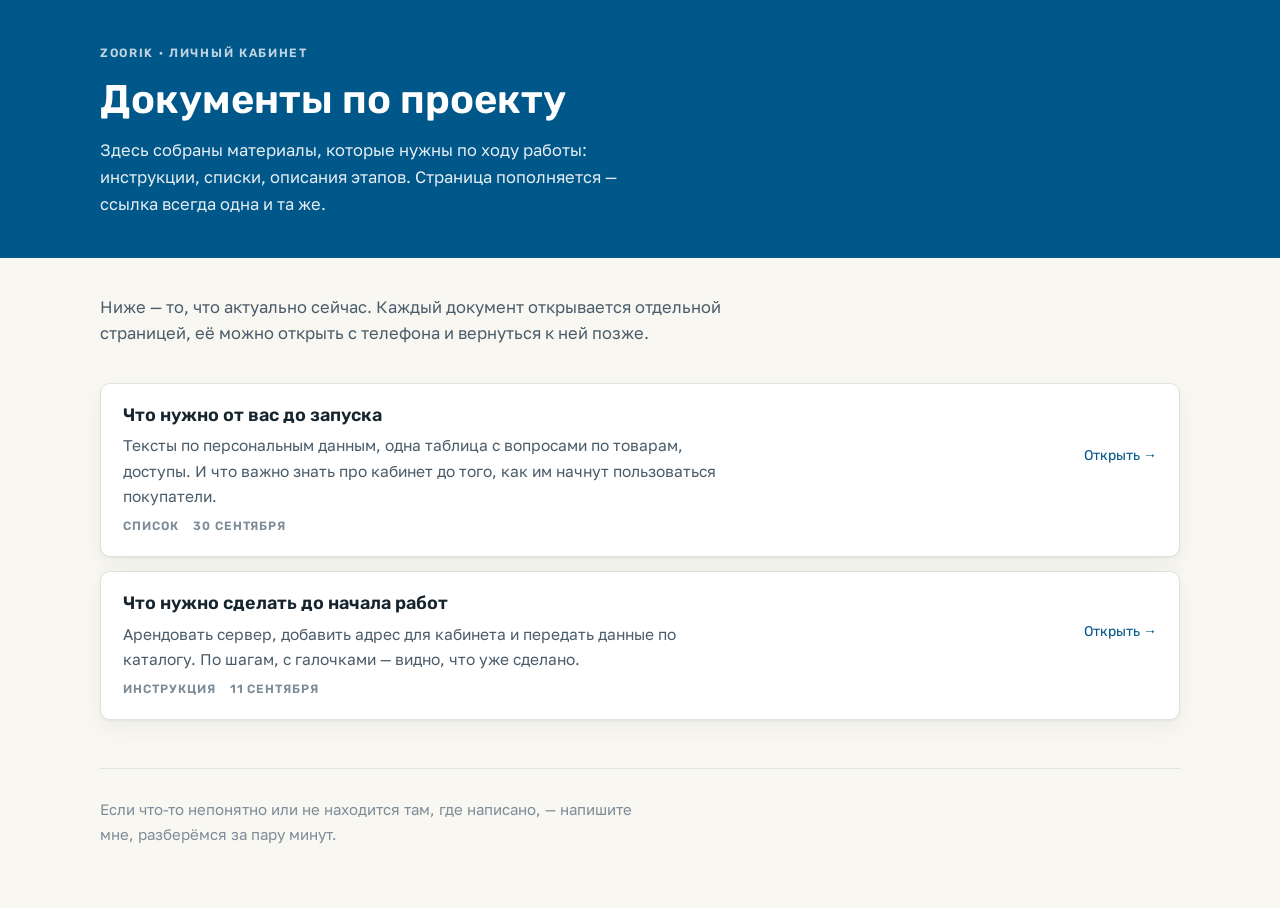
<file: index.html>
<!doctype html>
<html lang="ru">
<head>
<meta charset="utf-8">
<meta name="viewport" content="width=device-width, initial-scale=1">
<title>ZOORIK — документы по проекту</title>
<meta name="description" content="Материалы по личному кабинету ZOORIK: инструкции и списки для заказчика.">
<meta name="robots" content="noindex, nofollow">
<meta property="og:title" content="ZOORIK — документы по проекту">
<meta property="og:description" content="Материалы по личному кабинету: инструкции и списки.">
<meta property="og:type" content="website">
<link rel="preconnect" href="https://fonts.googleapis.com">
<link rel="preconnect" href="https://fonts.gstatic.com" crossorigin>
<link rel="stylesheet" href="https://fonts.googleapis.com/css2?family=Rubik:wght@400;500;600&family=Golos+Text:wght@400;500;600&display=swap">
<link rel="stylesheet" href="assets/style.css">
</head>
<body>

<header class="masthead">
  <div class="wrap">
    <div class="eyebrow">ZOORIK · личный кабинет</div>
    <h1>Документы по проекту</h1>
    <p>Здесь собраны материалы, которые нужны по ходу работы: инструкции, списки,
       описания этапов. Страница пополняется — ссылка всегда одна и та же.</p>
  </div>
</header>

<div class="wrap">
  <div class="intro">
    <p>Ниже — то, что актуально сейчас. Каждый документ открывается отдельной
       страницей, её можно открыть с телефона и вернуться к ней позже.</p>
  </div>

  <ul class="doc-list">
    <li class="doc-item">
      <a href="zapusk/">
        <span class="doc-name">Что нужно от вас до запуска</span>
        <span class="doc-descr">Тексты по персональным данным, одна таблица с вопросами по товарам,
          доступы. И что важно знать про кабинет до того, как им начнут пользоваться покупатели.</span>
        <span class="doc-meta"><span>Список</span><span>30 сентября</span></span>
        <span class="doc-go">Открыть →</span>
      </a>
    </li>
    <li class="doc-item">
      <a href="instrukcii/podgotovka/">
        <span class="doc-name">Что нужно сделать до начала работ</span>
        <span class="doc-descr">Арендовать сервер, добавить адрес для кабинета и передать данные
          по каталогу. По шагам, с галочками — видно, что уже сделано.</span>
        <span class="doc-meta"><span>Инструкция</span><span>11 сентября</span></span>
        <span class="doc-go">Открыть →</span>
      </a>
    </li>
  </ul>

  <footer class="foot" style="margin-top:48px">
    <p>Если что-то непонятно или не находится там, где написано, — напишите мне,
       разберёмся за пару минут.</p>
  </footer>
</div>

</body>
</html>
</file>
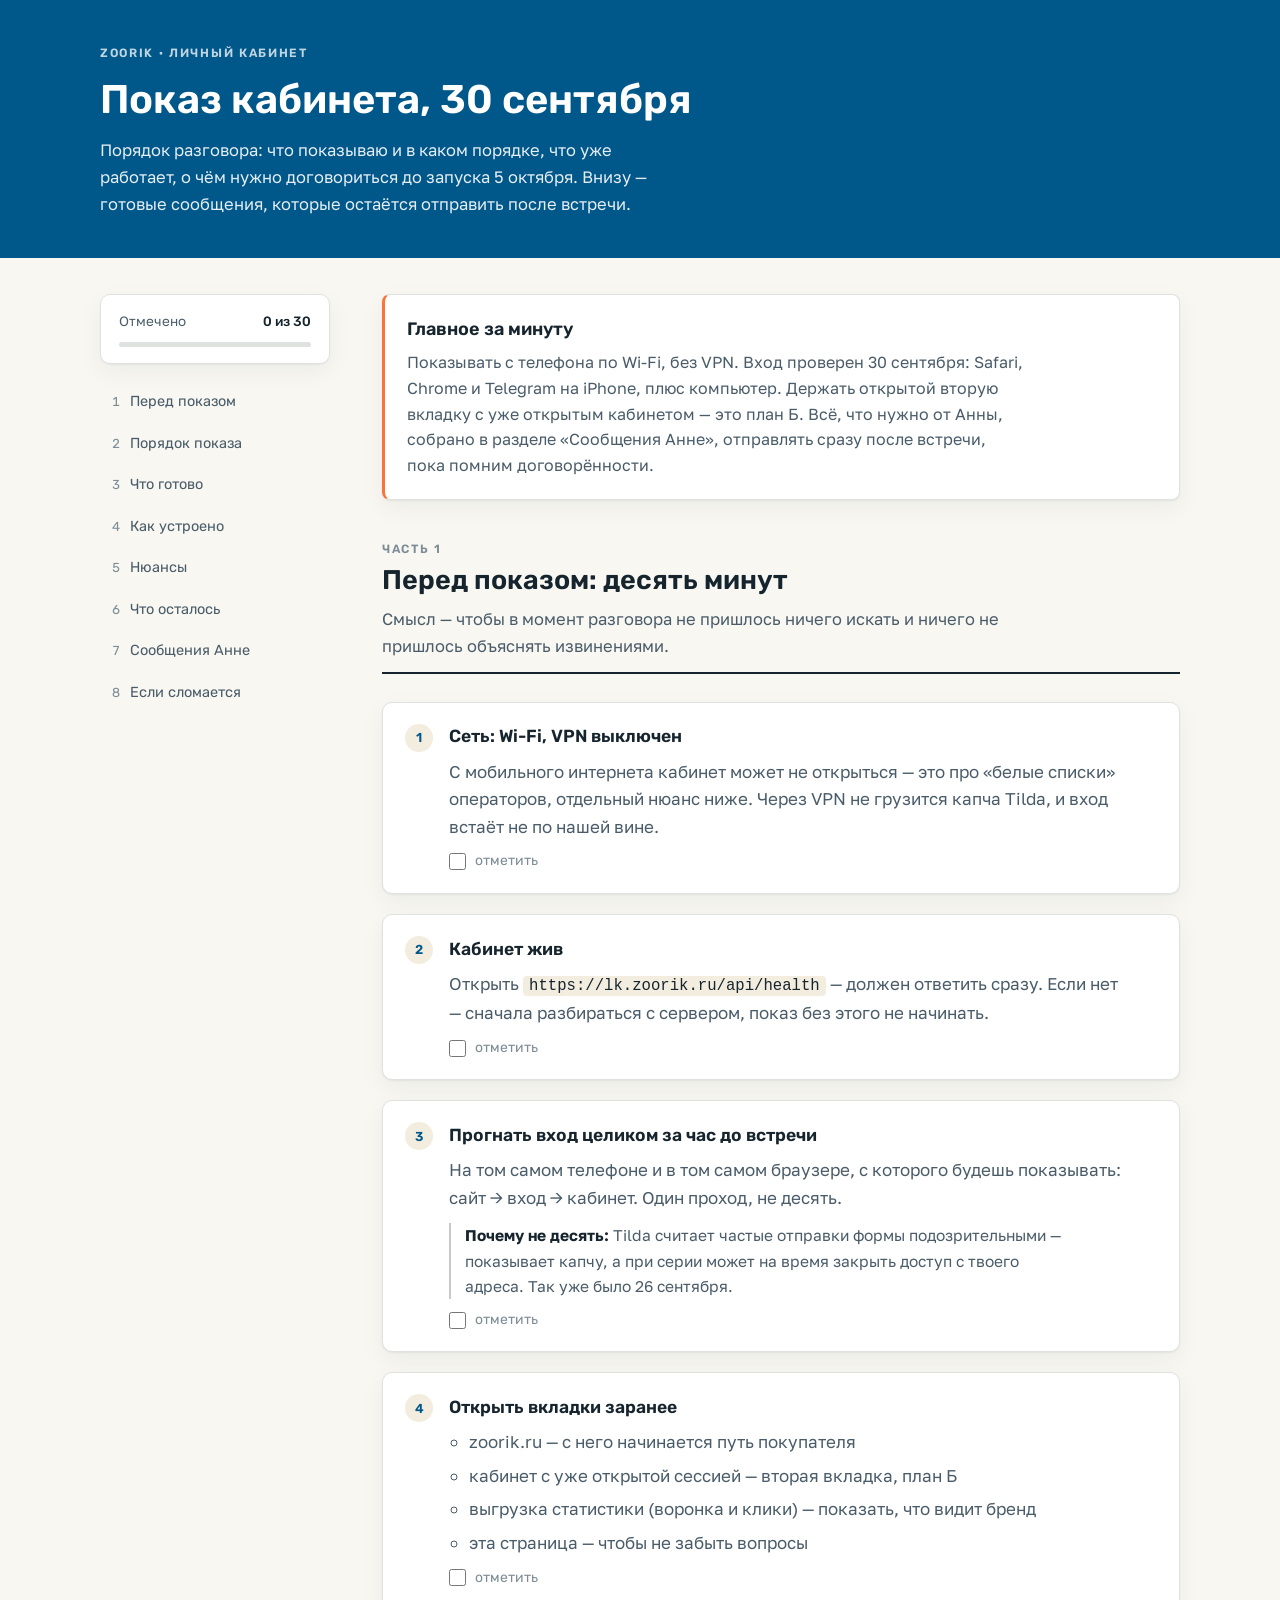
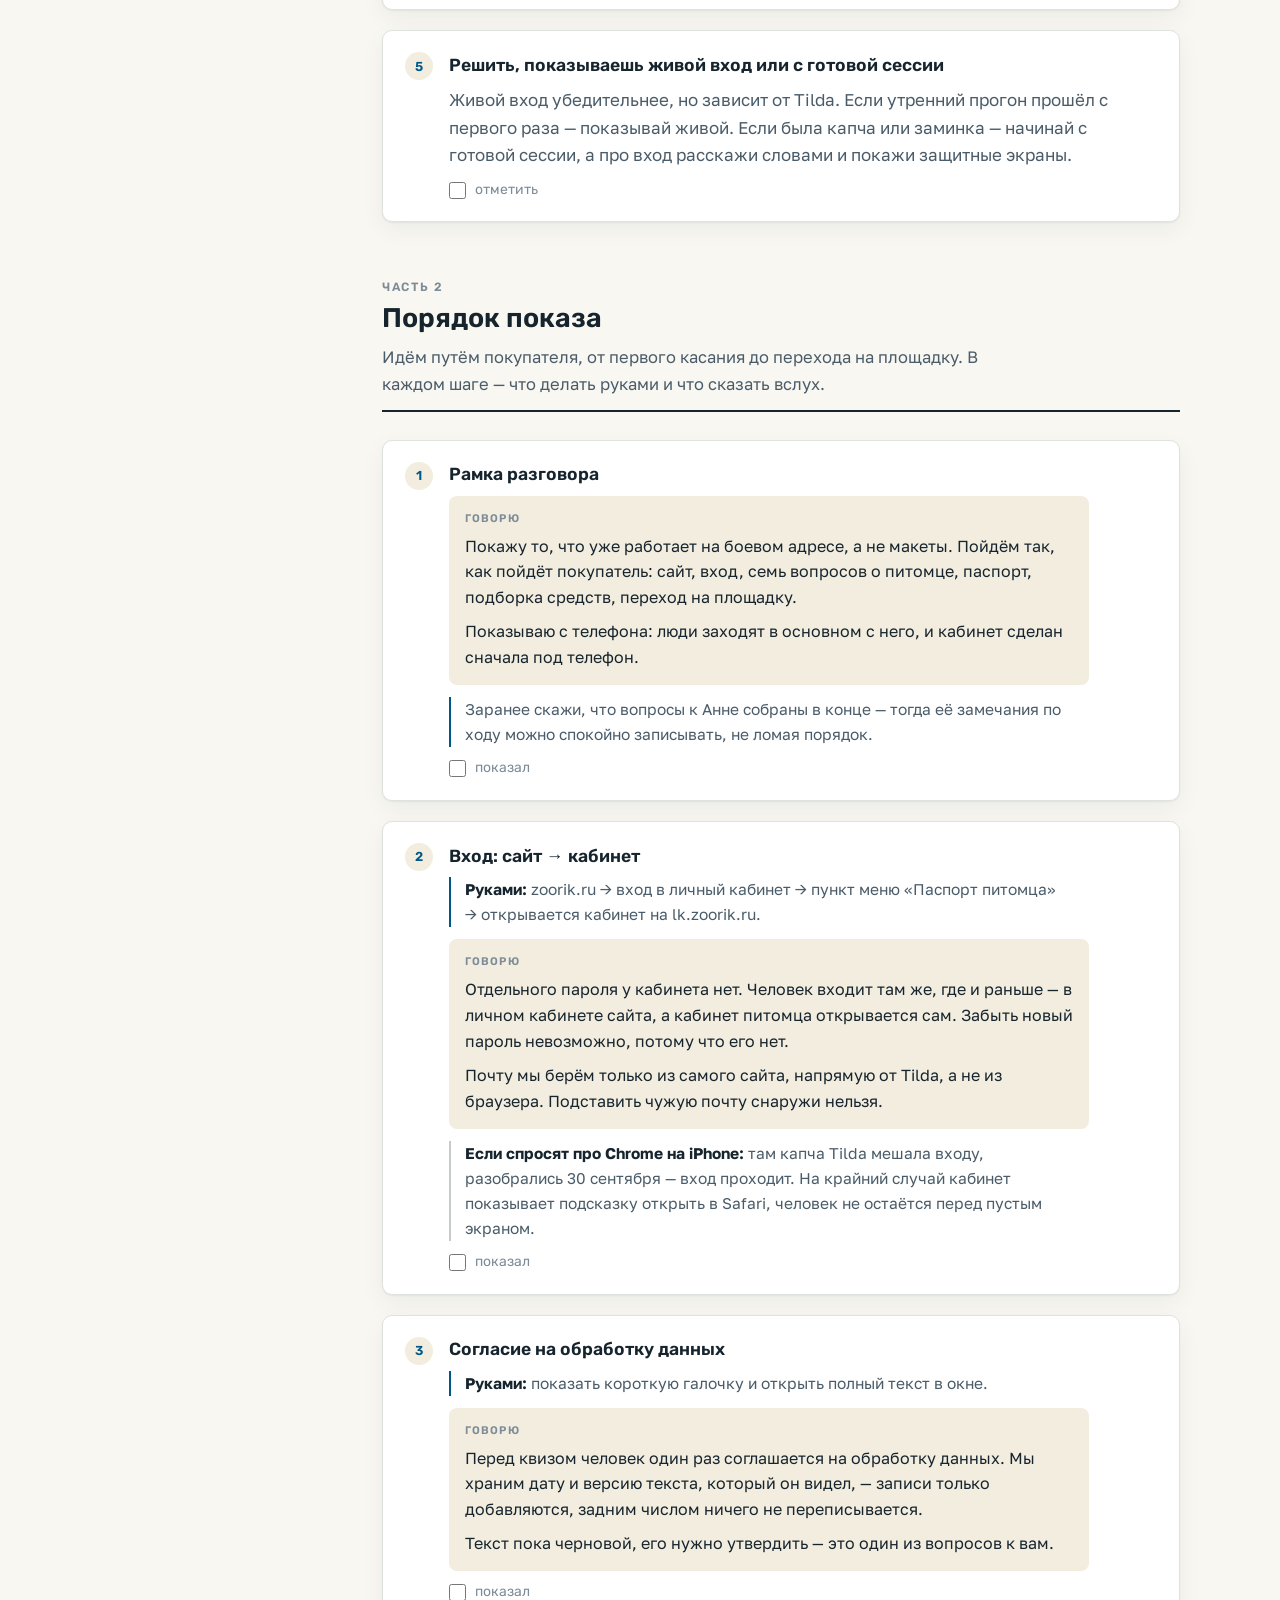
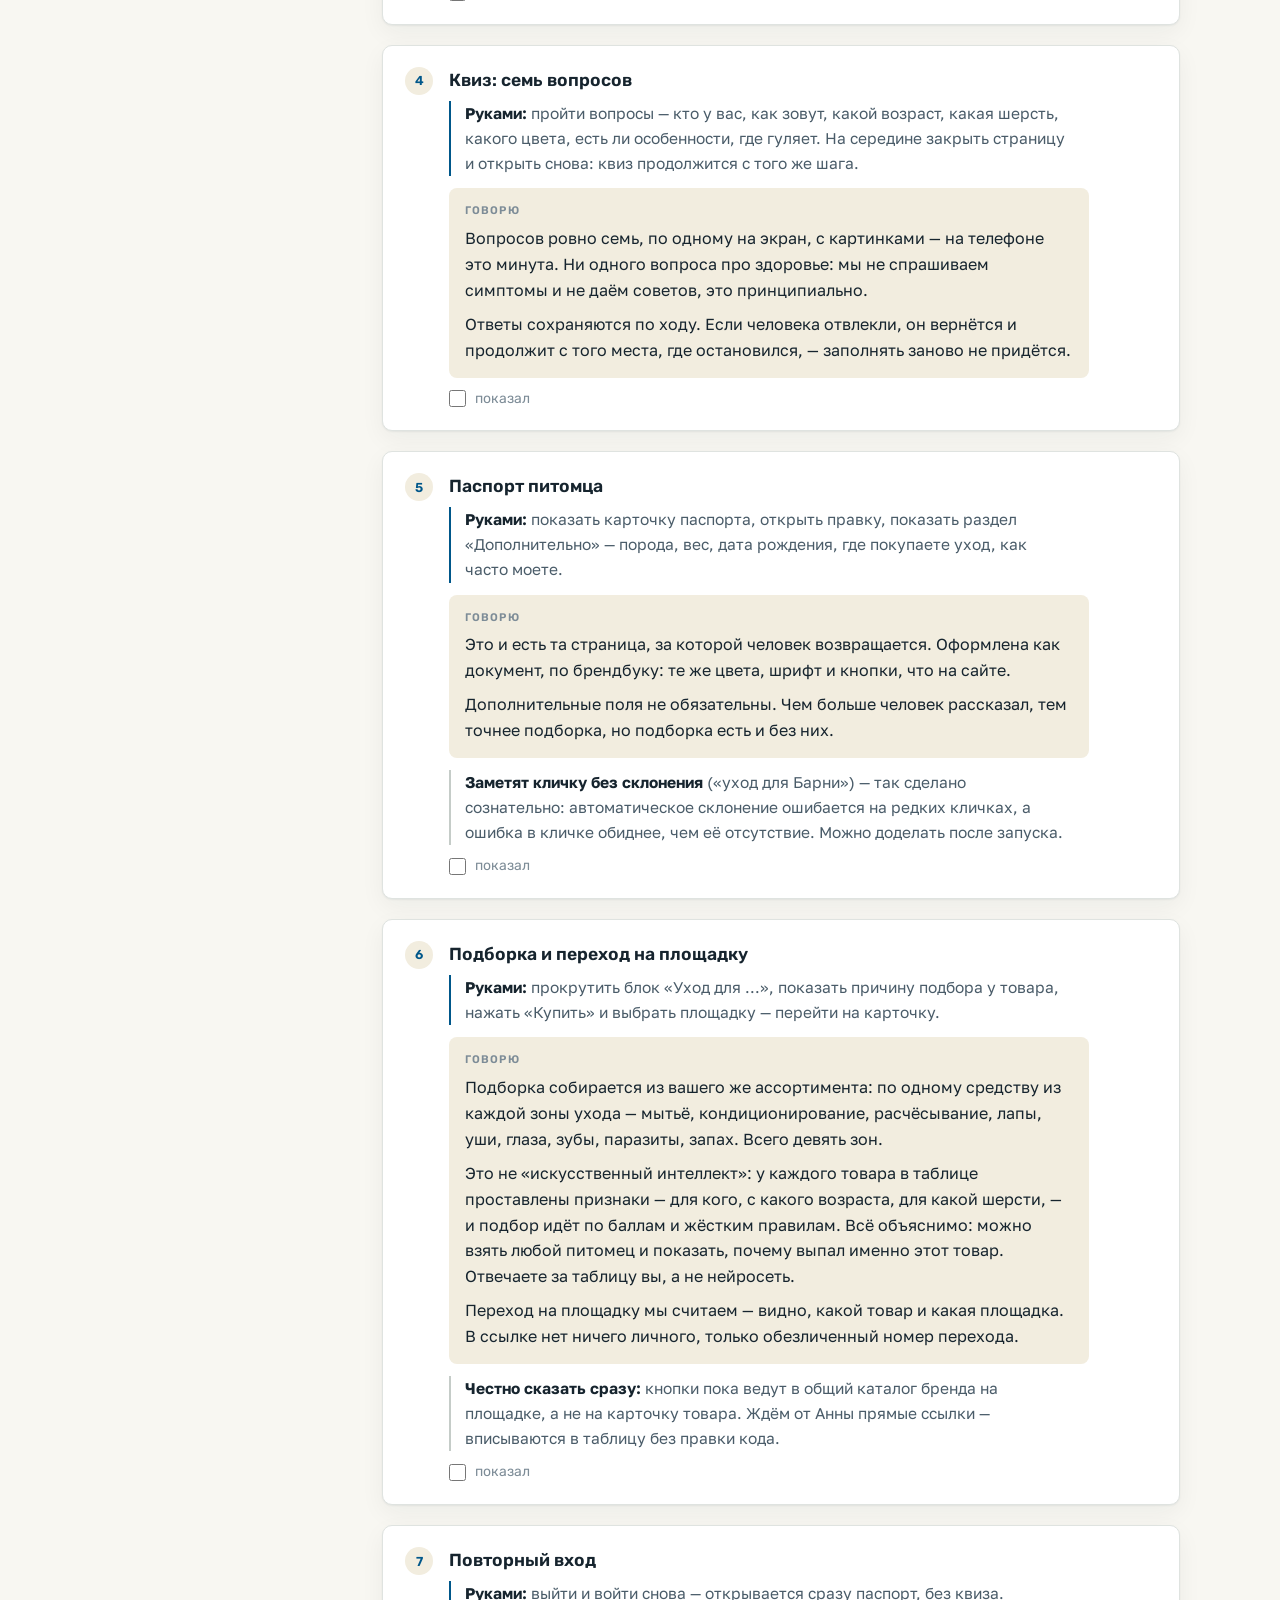
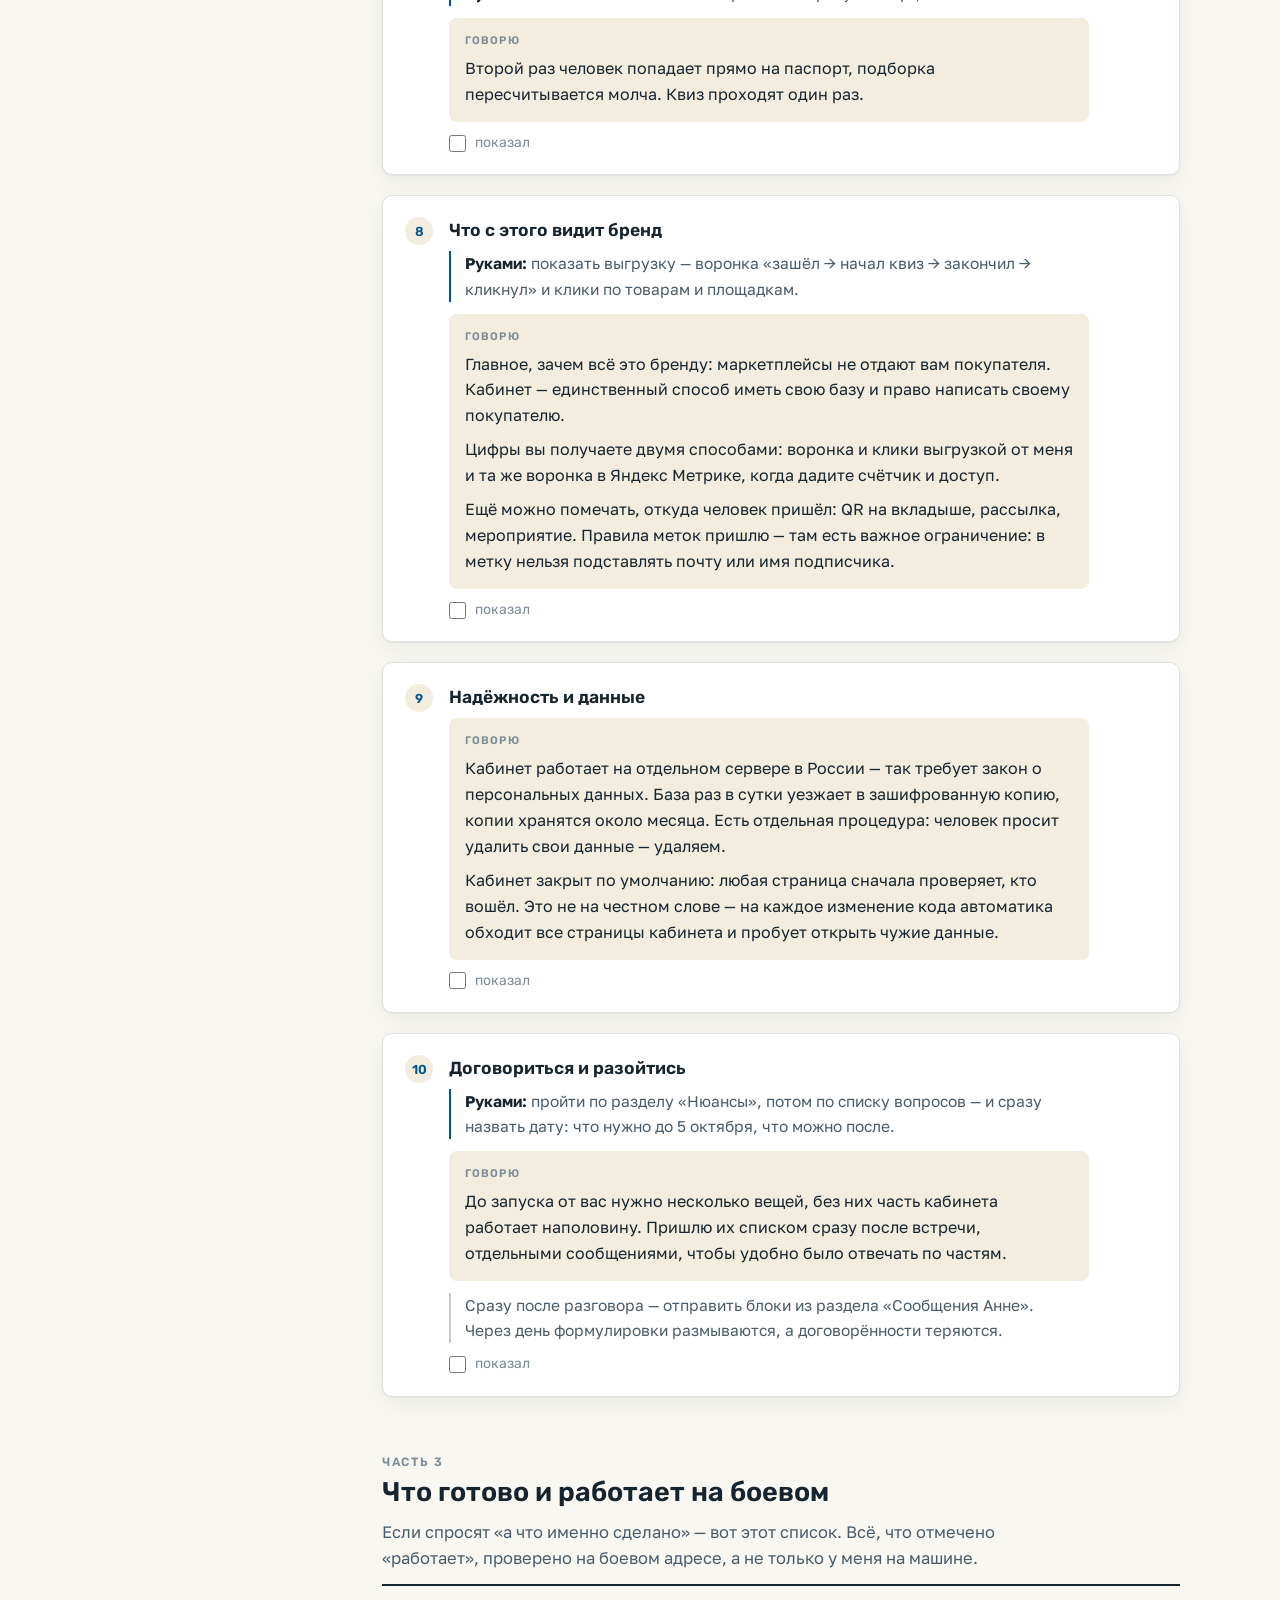
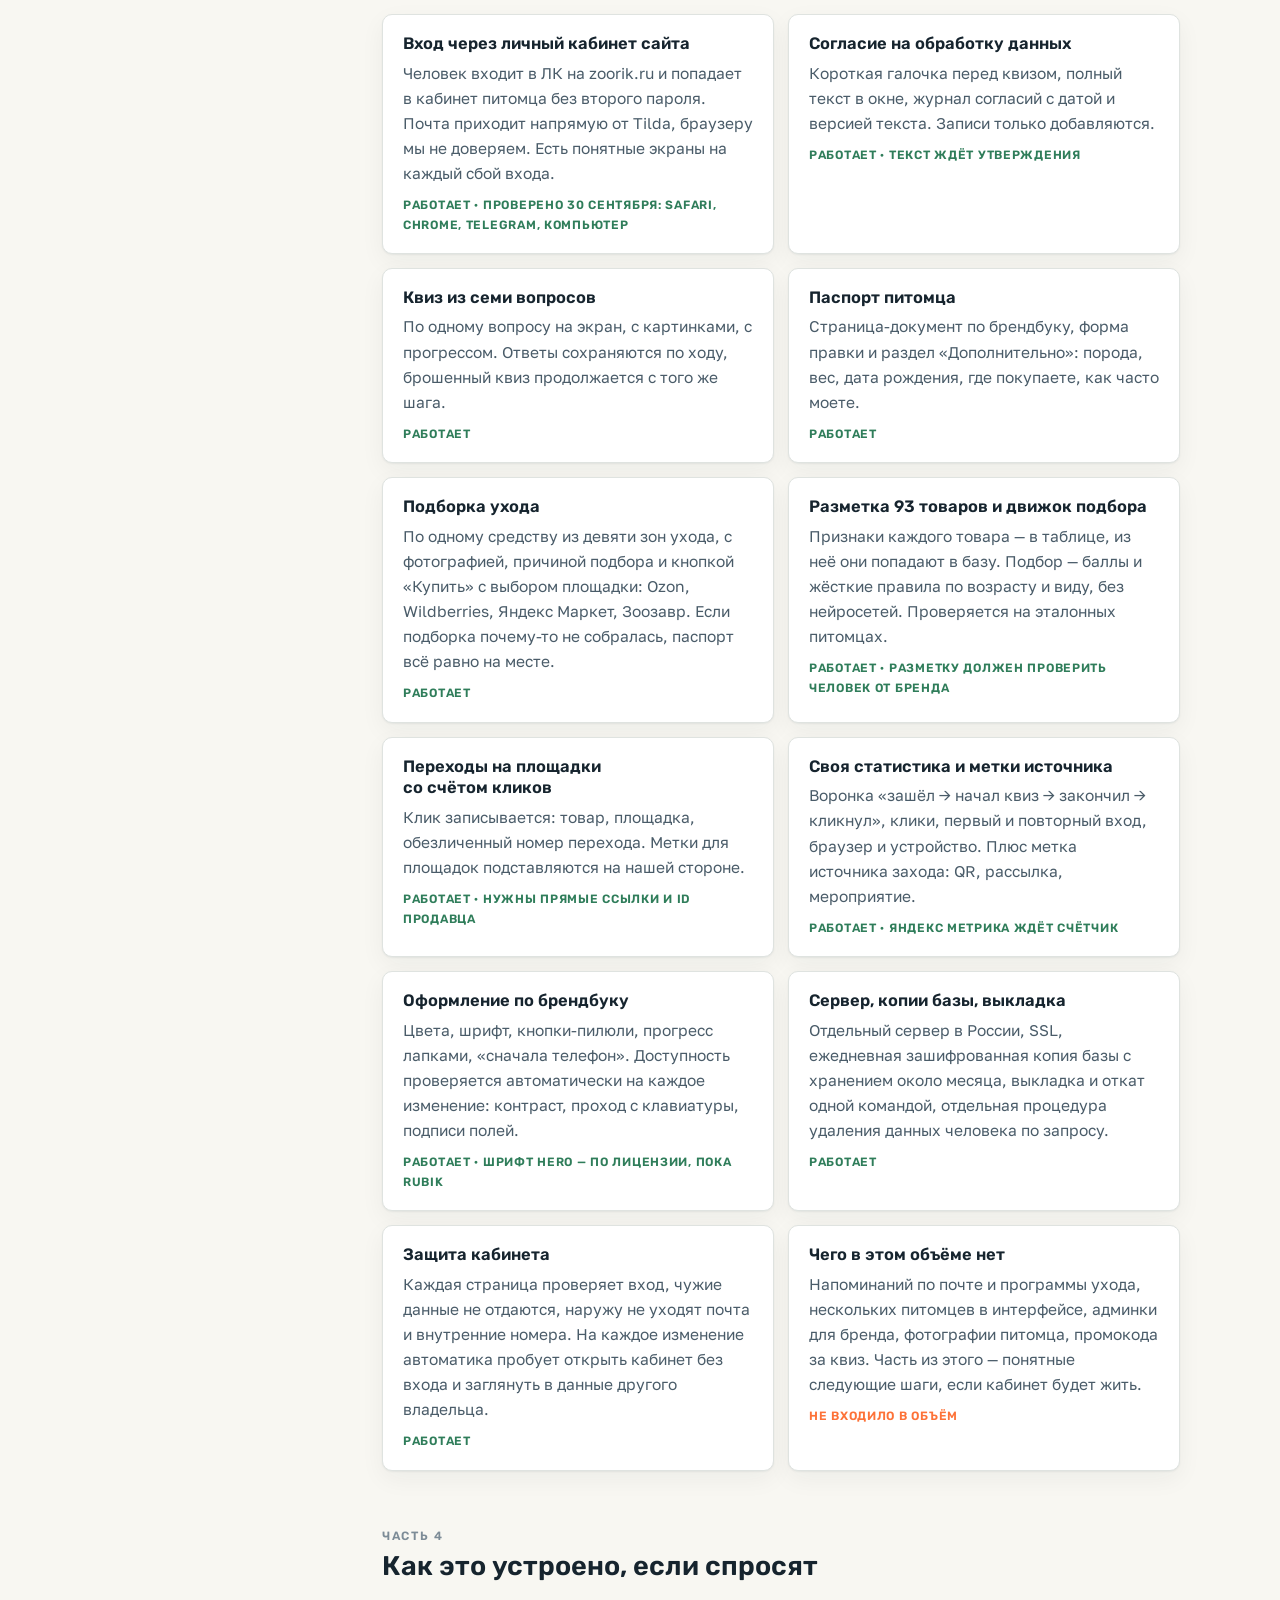
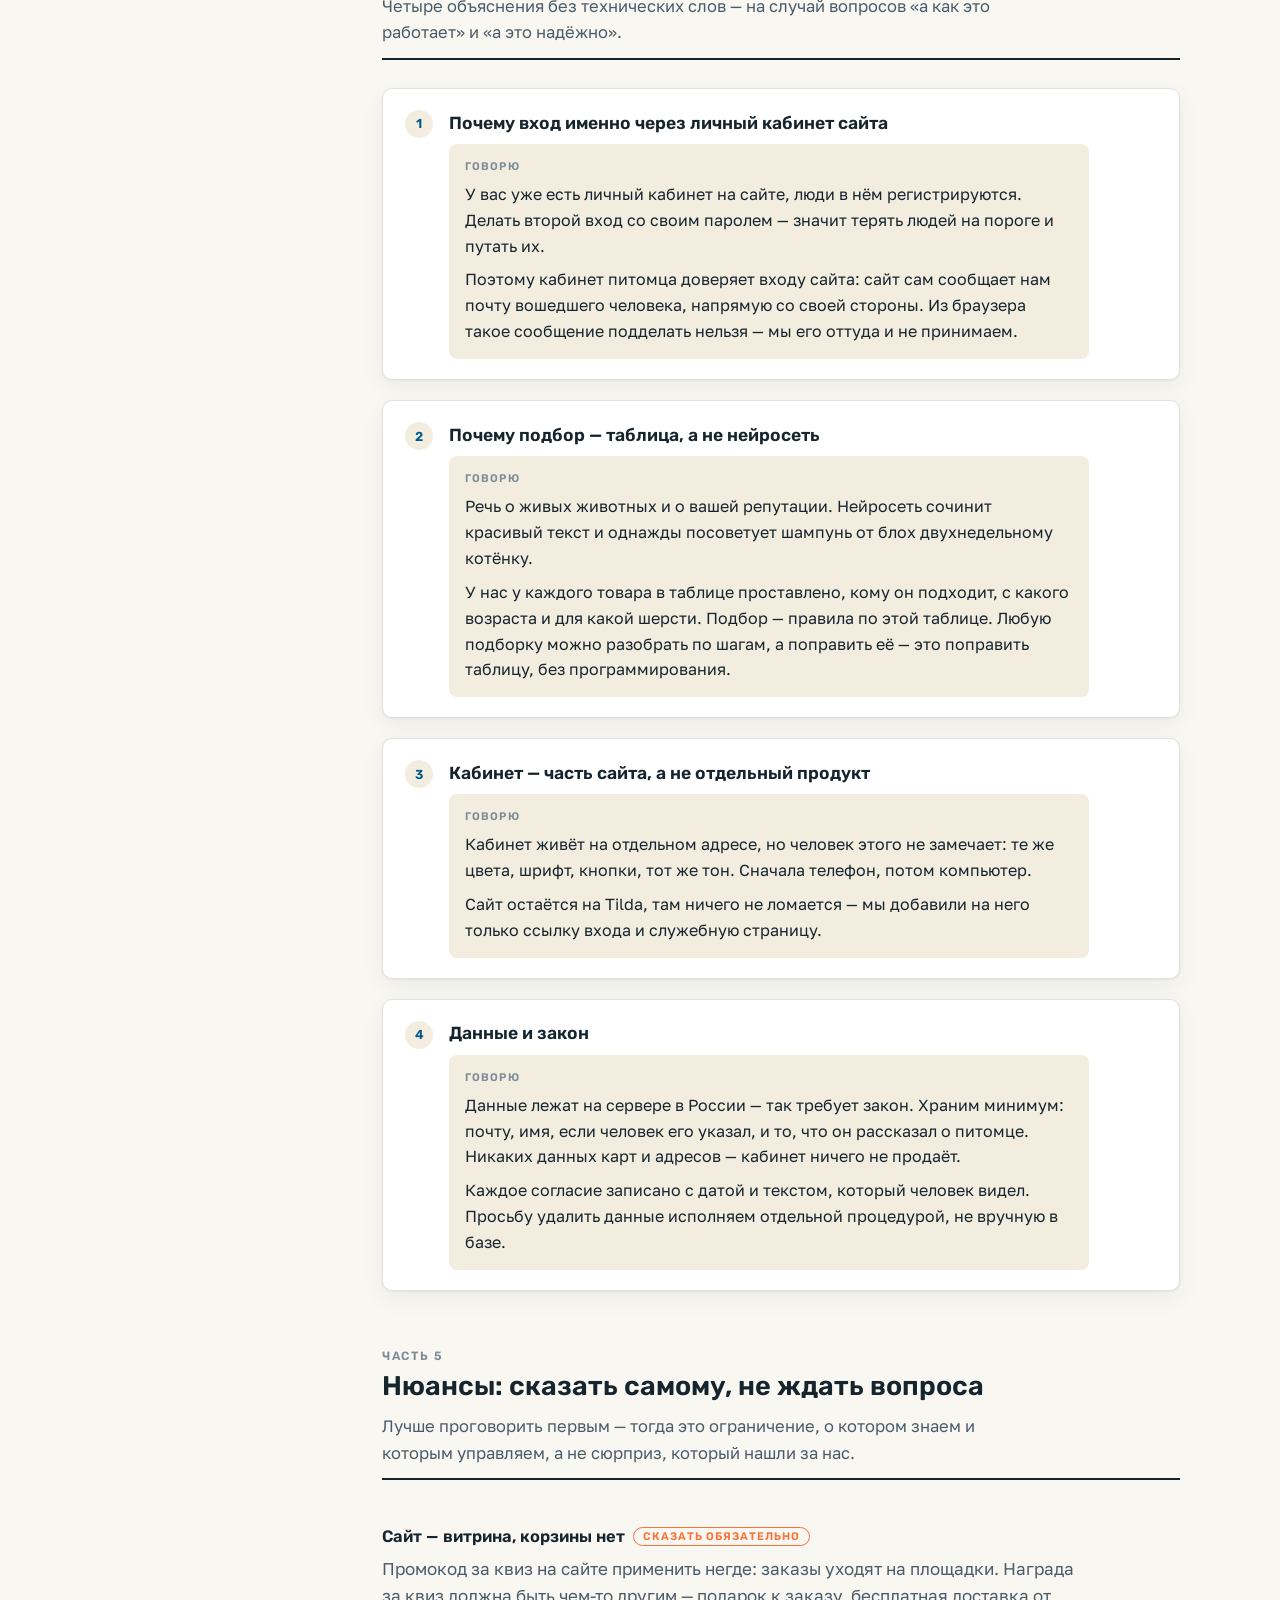
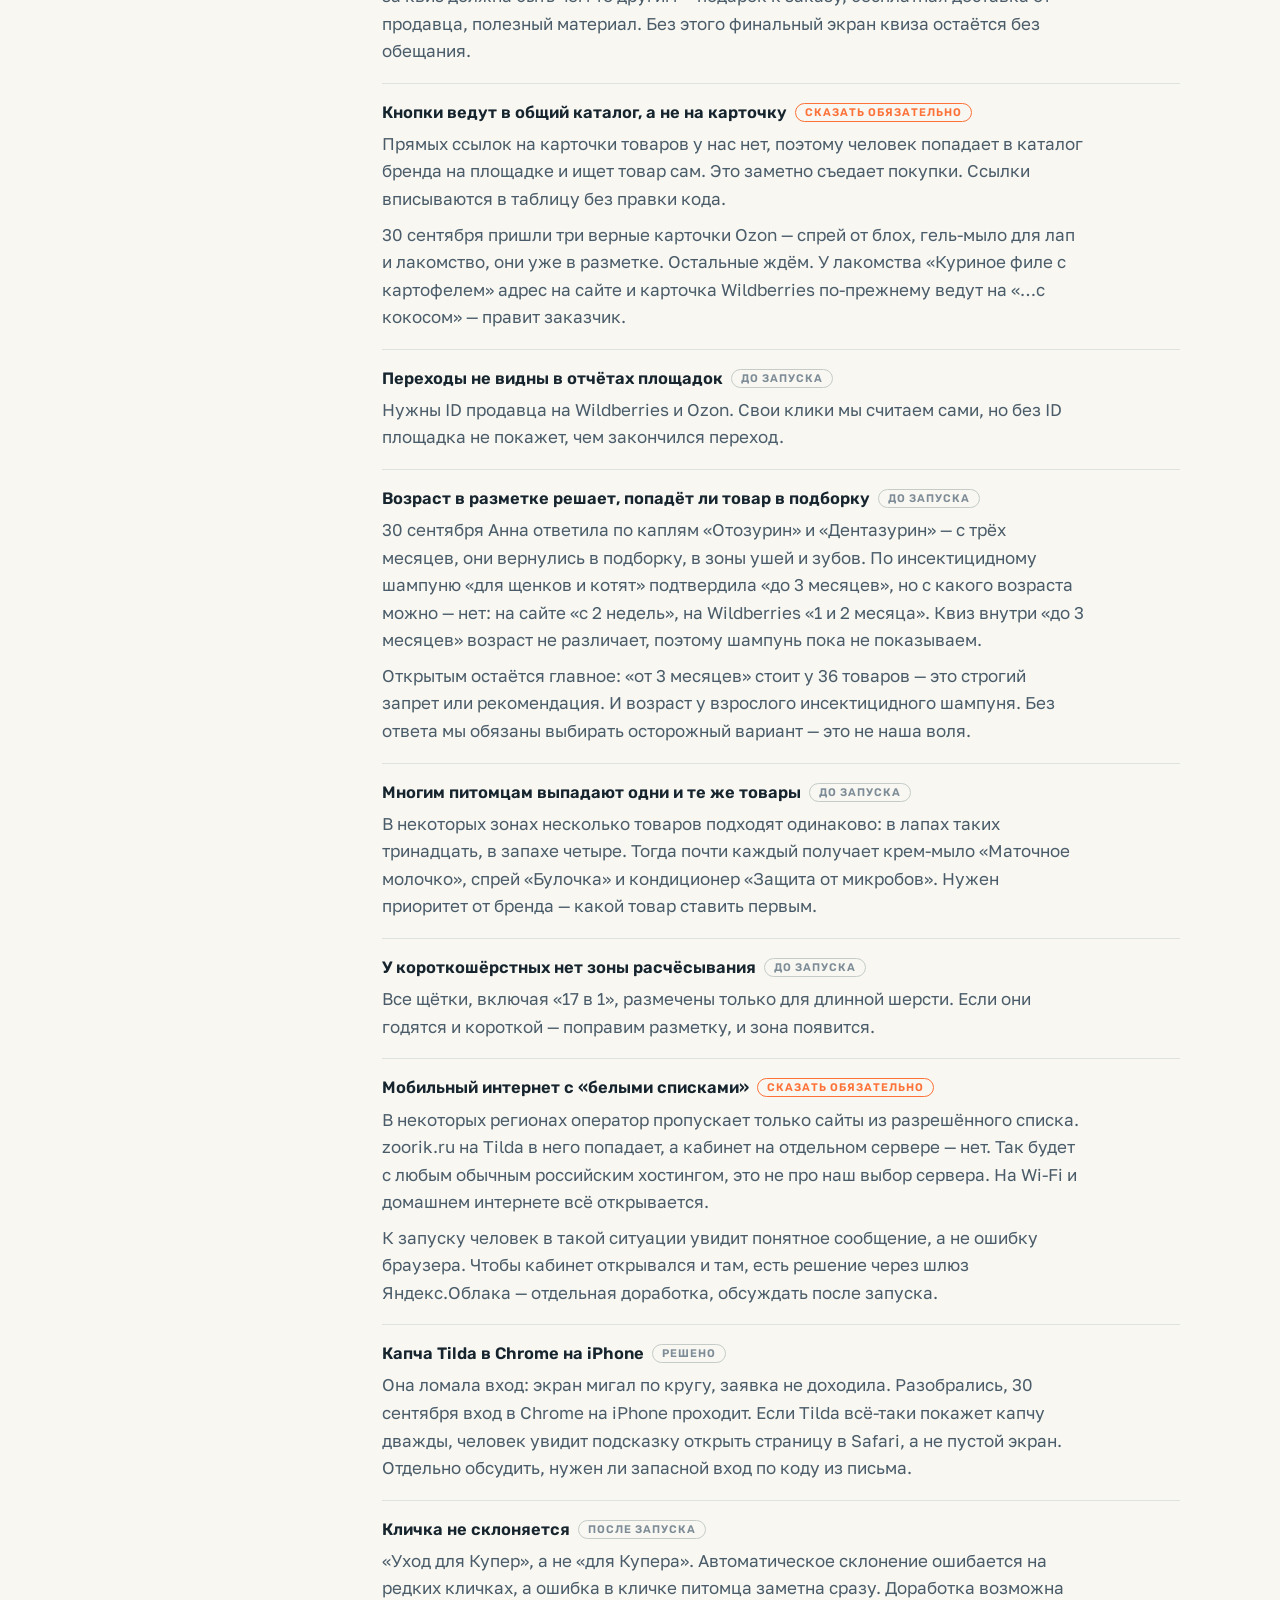
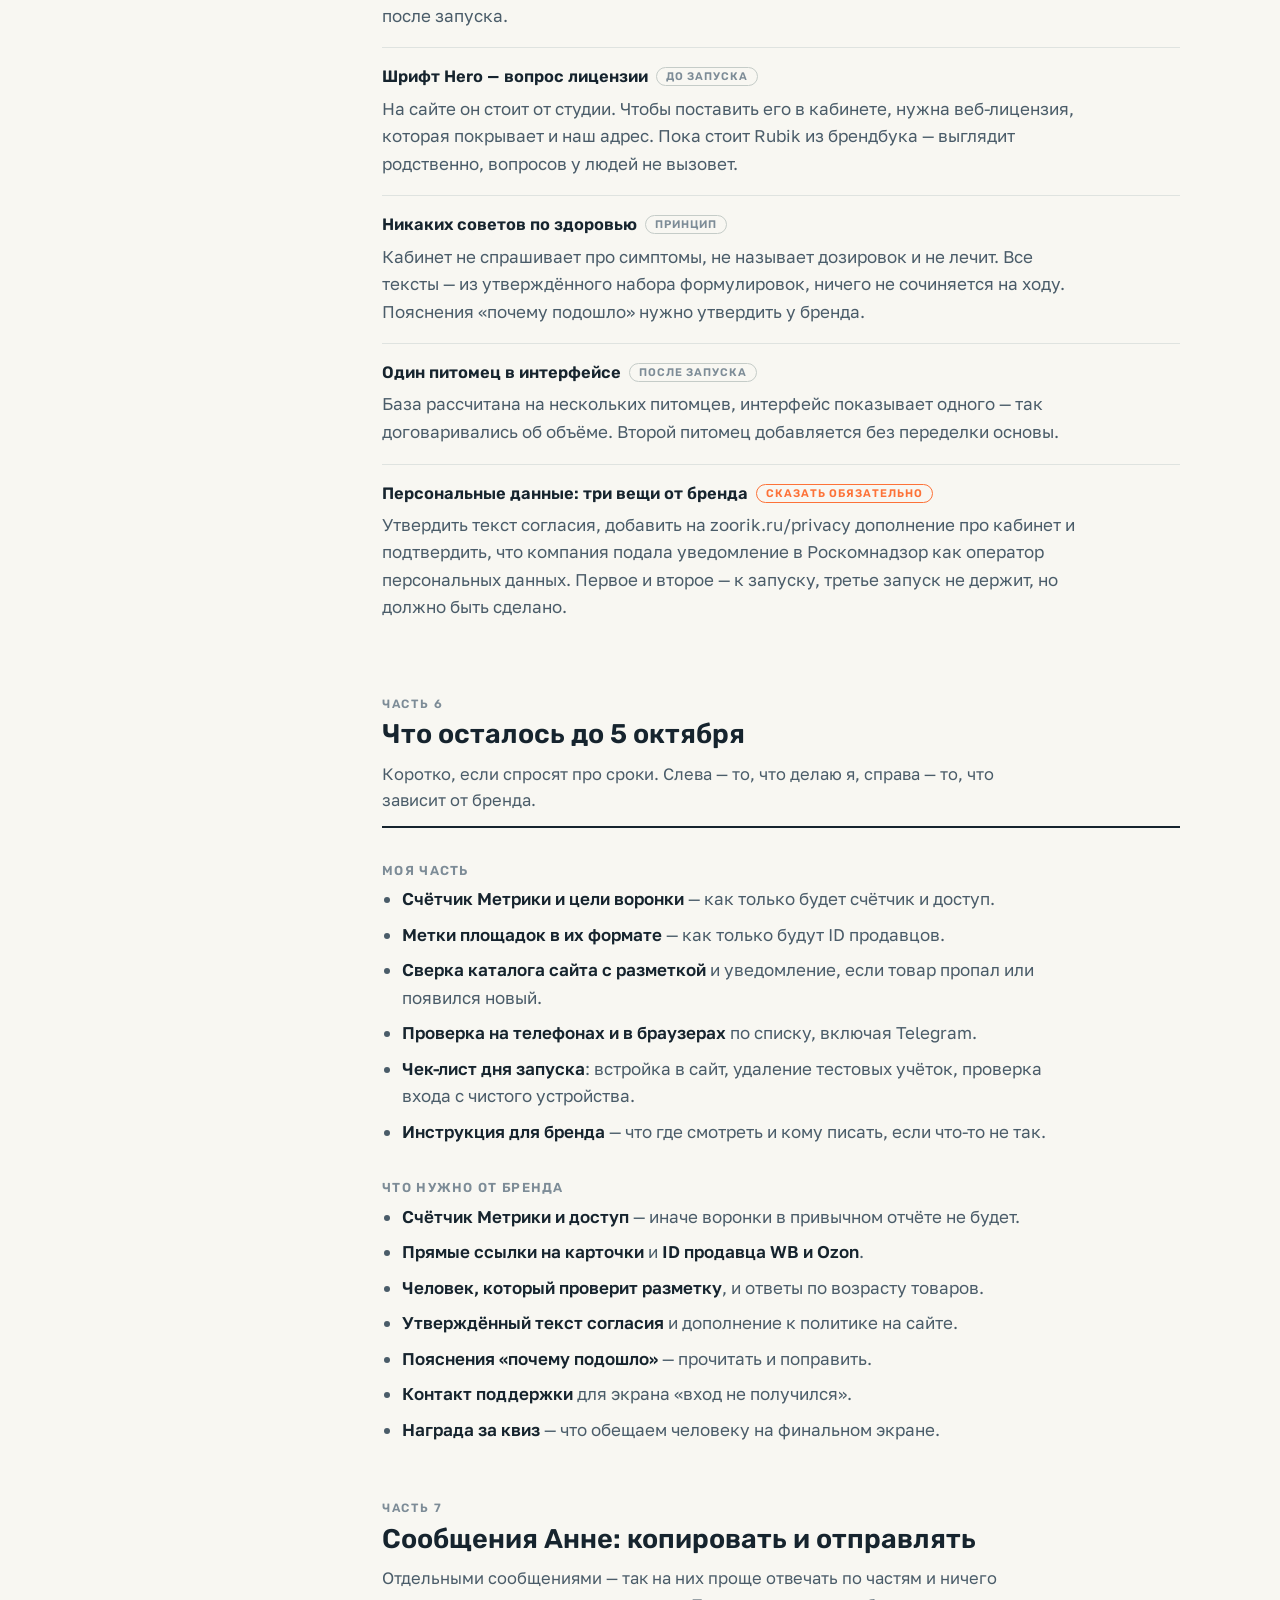
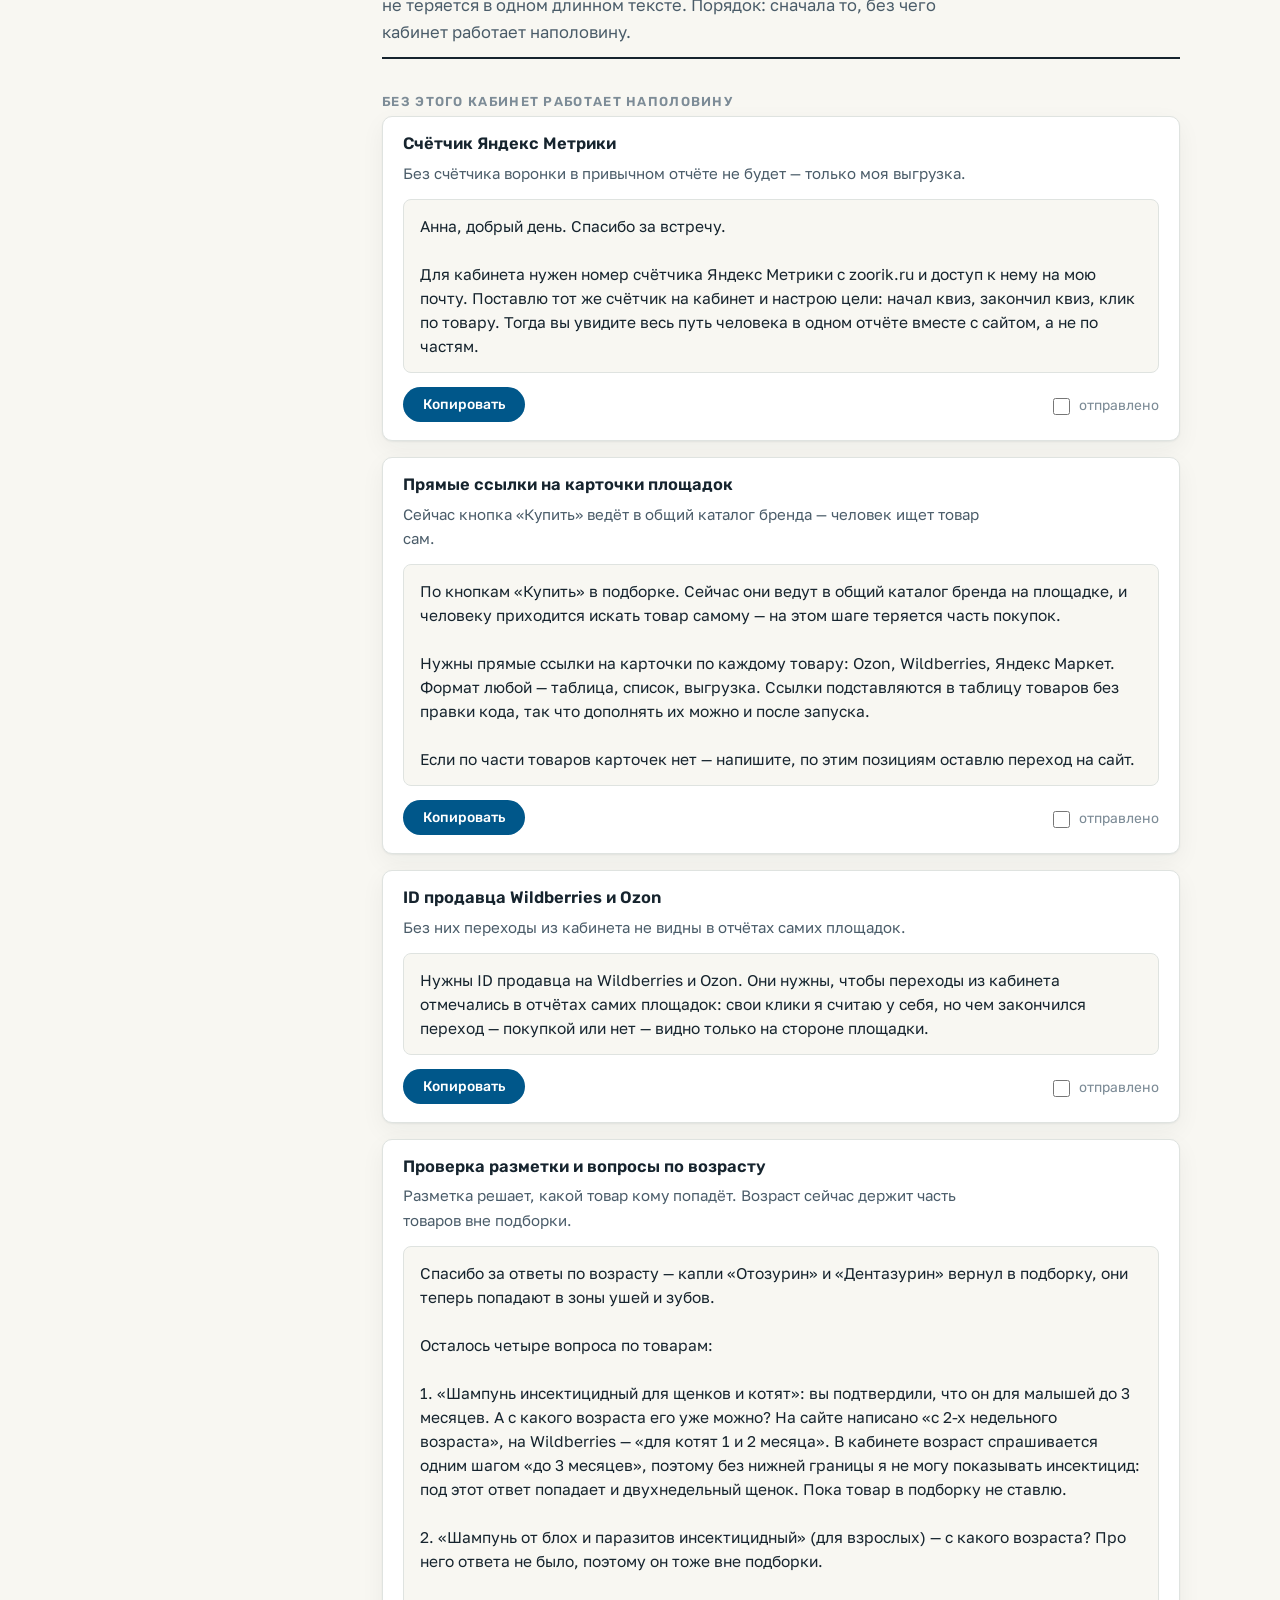
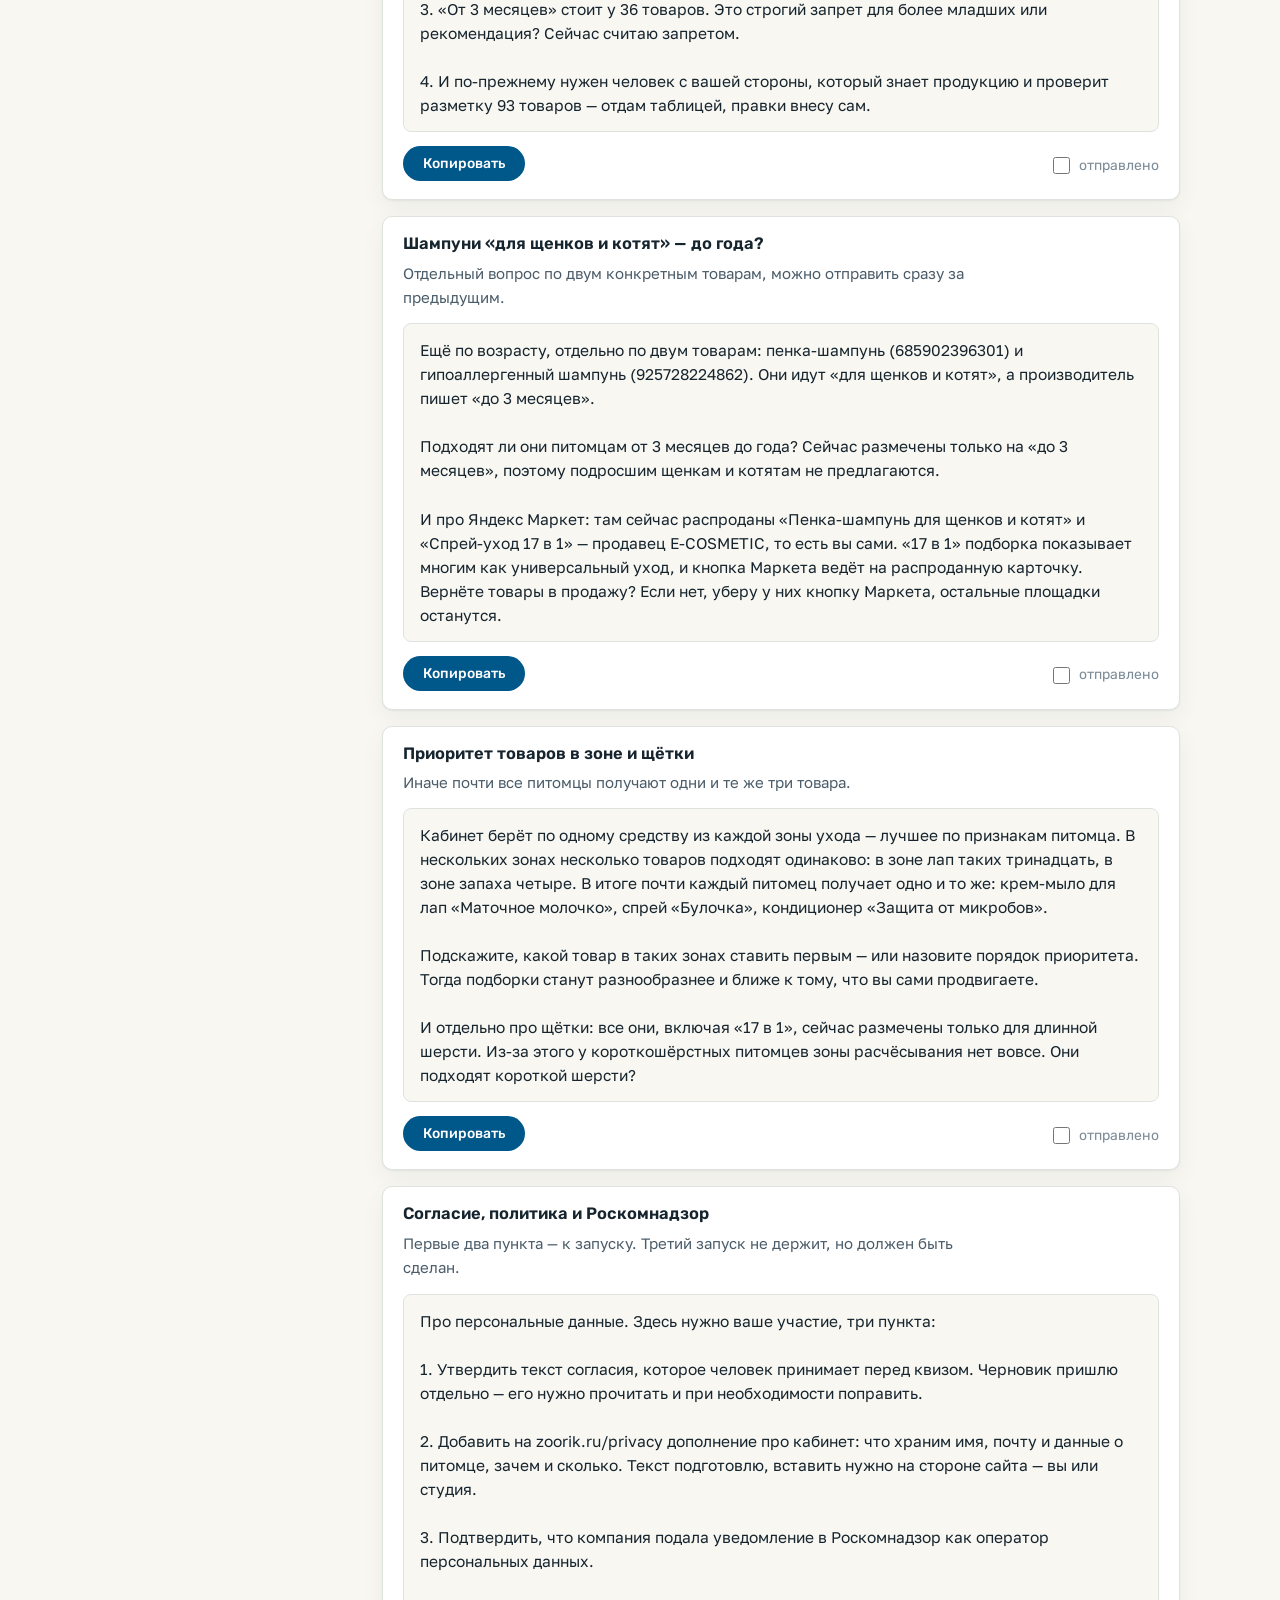
<file: pokaz/index.html>
<!doctype html>
<html lang="ru">
<head>
<meta charset="utf-8">
<meta name="viewport" content="width=device-width, initial-scale=1">
<title>ZOORIK — показ кабинета 30 сентября</title>
<meta name="description" content="Порядок показа личного кабинета: что уже работает, что рассказать, о чём договориться.">
<meta name="robots" content="noindex, nofollow">
<meta property="og:title" content="ZOORIK — показ кабинета 30 сентября">
<meta property="og:description" content="Что работает, в каком порядке показываю, что нужно согласовать.">
<meta property="og:type" content="article">
<link rel="preconnect" href="https://fonts.googleapis.com">
<link rel="preconnect" href="https://fonts.gstatic.com" crossorigin>
<link rel="stylesheet" href="https://fonts.googleapis.com/css2?family=Rubik:wght@400;500;600&family=Golos+Text:wght@400;500;600&display=swap">
<link rel="stylesheet" href="../assets/style.css">
<link rel="stylesheet" href="../assets/pokaz.css">
</head>
<body>

<header class="masthead">
  <div class="wrap">
    <div class="eyebrow">ZOORIK · личный кабинет</div>
    <h1>Показ кабинета, 30 сентября</h1>
    <p>Порядок разговора: что показываю и в каком порядке, что уже работает, о чём нужно
       договориться до запуска 5 октября. Внизу — готовые сообщения, которые остаётся
       отправить после встречи.</p>
  </div>
</header>

<div class="wrap layout">

  <nav class="sidenav" aria-label="Разделы">
    <div class="progress-box">
      <div class="progress-label"><span>Отмечено</span><b><span id="done">0</span> из <span id="total">0</span></b></div>
      <div class="bar"><span id="bar"></span></div>
    </div>
    <div class="navlinks">
      <a href="#before"><i>1</i> Перед показом</a>
      <a href="#order"><i>2</i> Порядок показа</a>
      <a href="#ready"><i>3</i> Что готово</a>
      <a href="#how"><i>4</i> Как устроено</a>
      <a href="#points"><i>5</i> Нюансы</a>
      <a href="#left"><i>6</i> Что осталось</a>
      <a href="#ask"><i>7</i> Сообщения Анне</a>
      <a href="#plan-b"><i>8</i> Если сломается</a>
    </div>
  </nav>

  <main>

    <div class="urgent">
      <h2>Главное за минуту</h2>
      <p>Показывать с телефона по Wi-Fi, без VPN. Вход проверен 30 сентября: Safari, Chrome
         и Telegram на iPhone, плюс компьютер. Держать открытой вторую вкладку с уже
         открытым кабинетом — это план Б. Всё, что нужно от Анны, собрано в разделе
         «Сообщения Анне», отправлять сразу после встречи, пока помним договорённости.</p>
    </div>

    <!-- ================= 1. ПЕРЕД ПОКАЗОМ ================= -->
    <section class="part" id="before">
      <div class="part-head">
        <div class="eyebrow">Часть 1</div>
        <h2>Перед показом: десять минут</h2>
        <p class="lead">Смысл — чтобы в момент разговора не пришлось ничего искать и ничего
           не пришлось объяснять извинениями.</p>
      </div>

      <ul class="steps">
        <li class="step">
          <h3>Сеть: Wi-Fi, VPN выключен</h3>
          <div class="body">
            <p>С мобильного интернета кабинет может не открыться — это про «белые списки»
               операторов, отдельный нюанс ниже. Через VPN не грузится капча Tilda, и вход
               встаёт не по нашей вине.</p>
          </div>
          <label class="check"><input type="checkbox" data-k="net"> отметить</label>
        </li>

        <li class="step">
          <h3>Кабинет жив</h3>
          <div class="body">
            <p>Открыть <span class="mono">https://lk.zoorik.ru/api/health</span> — должен
               ответить сразу. Если нет — сначала разбираться с сервером, показ без этого
               не начинать.</p>
          </div>
          <label class="check"><input type="checkbox" data-k="health"> отметить</label>
        </li>

        <li class="step">
          <h3>Прогнать вход целиком за час до встречи</h3>
          <div class="body">
            <p>На том самом телефоне и в том самом браузере, с которого будешь показывать:
               сайт → вход → кабинет. Один проход, не десять.</p>
            <p class="note"><b>Почему не десять:</b> Tilda считает частые отправки формы
               подозрительными — показывает капчу, а при серии может на время закрыть доступ
               с твоего адреса. Так уже было 26 сентября.</p>
          </div>
          <label class="check"><input type="checkbox" data-k="run"> отметить</label>
        </li>

        <li class="step">
          <h3>Открыть вкладки заранее</h3>
          <div class="body">
            <ul>
              <li>zoorik.ru — с него начинается путь покупателя</li>
              <li>кабинет с уже открытой сессией — вторая вкладка, план Б</li>
              <li>выгрузка статистики (воронка и клики) — показать, что видит бренд</li>
              <li>эта страница — чтобы не забыть вопросы</li>
            </ul>
          </div>
          <label class="check"><input type="checkbox" data-k="tabs"> отметить</label>
        </li>

        <li class="step">
          <h3>Решить, показываешь живой вход или с готовой сессии</h3>
          <div class="body">
            <p>Живой вход убедительнее, но зависит от Tilda. Если утренний прогон прошёл
               с первого раза — показывай живой. Если была капча или заминка — начинай
               с готовой сессии, а про вход расскажи словами и покажи защитные экраны.</p>
          </div>
          <label class="check"><input type="checkbox" data-k="mode"> отметить</label>
        </li>
      </ul>
    </section>

    <!-- ================= 2. ПОРЯДОК ПОКАЗА ================= -->
    <section class="part" id="order">
      <div class="part-head">
        <div class="eyebrow">Часть 2</div>
        <h2>Порядок показа</h2>
        <p class="lead">Идём путём покупателя, от первого касания до перехода на площадку.
           В каждом шаге — что делать руками и что сказать вслух.</p>
      </div>

      <ul class="steps">
        <li class="step">
          <h3>Рамка разговора</h3>
          <div class="body">
            <div class="say">
              <p>Покажу то, что уже работает на боевом адресе, а не макеты. Пойдём так, как
                 пойдёт покупатель: сайт, вход, семь вопросов о питомце, паспорт, подборка
                 средств, переход на площадку.</p>
              <p>Показываю с телефона: люди заходят в основном с него, и кабинет сделан
                 сначала под телефон.</p>
            </div>
            <p class="do">Заранее скажи, что вопросы к Анне собраны в конце — тогда её
               замечания по ходу можно спокойно записывать, не ломая порядок.</p>
          </div>
          <label class="check"><input type="checkbox" data-k="s1"> показал</label>
        </li>

        <li class="step">
          <h3>Вход: сайт → кабинет</h3>
          <div class="body">
            <p class="do"><b>Руками:</b> zoorik.ru → вход в личный кабинет → пункт меню
               «Паспорт питомца» → открывается кабинет на lk.zoorik.ru.</p>
            <div class="say">
              <p>Отдельного пароля у кабинета нет. Человек входит там же, где и раньше —
                 в личном кабинете сайта, а кабинет питомца открывается сам. Забыть новый
                 пароль невозможно, потому что его нет.</p>
              <p>Почту мы берём только из самого сайта, напрямую от Tilda, а не из браузера.
                 Подставить чужую почту снаружи нельзя.</p>
            </div>
            <p class="note"><b>Если спросят про Chrome на iPhone:</b> там капча Tilda
               мешала входу, разобрались 30 сентября — вход проходит. На крайний случай
               кабинет показывает подсказку открыть в Safari, человек не остаётся
               перед пустым экраном.</p>
          </div>
          <label class="check"><input type="checkbox" data-k="s2"> показал</label>
        </li>

        <li class="step">
          <h3>Согласие на обработку данных</h3>
          <div class="body">
            <p class="do"><b>Руками:</b> показать короткую галочку и открыть полный текст
               в окне.</p>
            <div class="say">
              <p>Перед квизом человек один раз соглашается на обработку данных. Мы храним
                 дату и версию текста, который он видел, — записи только добавляются,
                 задним числом ничего не переписывается.</p>
              <p>Текст пока черновой, его нужно утвердить — это один из вопросов к вам.</p>
            </div>
          </div>
          <label class="check"><input type="checkbox" data-k="s3"> показал</label>
        </li>

        <li class="step">
          <h3>Квиз: семь вопросов</h3>
          <div class="body">
            <p class="do"><b>Руками:</b> пройти вопросы — кто у вас, как зовут, какой
               возраст, какая шерсть, какого цвета, есть ли особенности, где гуляет.
               На середине закрыть страницу и открыть снова: квиз продолжится с того же шага.</p>
            <div class="say">
              <p>Вопросов ровно семь, по одному на экран, с картинками — на телефоне это
                 минута. Ни одного вопроса про здоровье: мы не спрашиваем симптомы
                 и не даём советов, это принципиально.</p>
              <p>Ответы сохраняются по ходу. Если человека отвлекли, он вернётся и продолжит
                 с того места, где остановился, — заполнять заново не придётся.</p>
            </div>
          </div>
          <label class="check"><input type="checkbox" data-k="s4"> показал</label>
        </li>

        <li class="step">
          <h3>Паспорт питомца</h3>
          <div class="body">
            <p class="do"><b>Руками:</b> показать карточку паспорта, открыть правку, показать
               раздел «Дополнительно» — порода, вес, дата рождения, где покупаете уход,
               как часто моете.</p>
            <div class="say">
              <p>Это и есть та страница, за которой человек возвращается. Оформлена как
                 документ, по брендбуку: те же цвета, шрифт и кнопки, что на сайте.</p>
              <p>Дополнительные поля не обязательны. Чем больше человек рассказал, тем
                 точнее подборка, но подборка есть и без них.</p>
            </div>
            <p class="note"><b>Заметят кличку без склонения</b> («уход для Барни») — так
               сделано сознательно: автоматическое склонение ошибается на редких кличках,
               а ошибка в кличке обиднее, чем её отсутствие. Можно доделать после запуска.</p>
          </div>
          <label class="check"><input type="checkbox" data-k="s5"> показал</label>
        </li>

        <li class="step">
          <h3>Подборка и переход на площадку</h3>
          <div class="body">
            <p class="do"><b>Руками:</b> прокрутить блок «Уход для ...», показать причину
               подбора у товара, нажать «Купить» и выбрать площадку — перейти на карточку.</p>
            <div class="say">
              <p>Подборка собирается из вашего же ассортимента: по одному средству из каждой
                 зоны ухода — мытьё, кондиционирование, расчёсывание, лапы, уши, глаза, зубы,
                 паразиты, запах. Всего девять зон.</p>
              <p>Это не «искусственный интеллект»: у каждого товара в таблице проставлены
                 признаки — для кого, с какого возраста, для какой шерсти, — и подбор идёт
                 по баллам и жёстким правилам. Всё объяснимо: можно взять любой питомец
                 и показать, почему выпал именно этот товар. Отвечаете за таблицу вы,
                 а не нейросеть.</p>
              <p>Переход на площадку мы считаем — видно, какой товар и какая площадка.
                 В ссылке нет ничего личного, только обезличенный номер перехода.</p>
            </div>
            <p class="note"><b>Честно сказать сразу:</b> кнопки пока ведут в общий каталог
               бренда на площадке, а не на карточку товара. Ждём от Анны прямые ссылки —
               вписываются в таблицу без правки кода.</p>
          </div>
          <label class="check"><input type="checkbox" data-k="s6"> показал</label>
        </li>

        <li class="step">
          <h3>Повторный вход</h3>
          <div class="body">
            <p class="do"><b>Руками:</b> выйти и войти снова — открывается сразу паспорт,
               без квиза.</p>
            <div class="say">
              <p>Второй раз человек попадает прямо на паспорт, подборка пересчитывается
                 молча. Квиз проходят один раз.</p>
            </div>
          </div>
          <label class="check"><input type="checkbox" data-k="s7"> показал</label>
        </li>

        <li class="step">
          <h3>Что с этого видит бренд</h3>
          <div class="body">
            <p class="do"><b>Руками:</b> показать выгрузку — воронка «зашёл → начал квиз →
               закончил → кликнул» и клики по товарам и площадкам.</p>
            <div class="say">
              <p>Главное, зачем всё это бренду: маркетплейсы не отдают вам покупателя.
                 Кабинет — единственный способ иметь свою базу и право написать своему
                 покупателю.</p>
              <p>Цифры вы получаете двумя способами: воронка и клики выгрузкой от меня
                 и та же воронка в Яндекс Метрике, когда дадите счётчик и доступ.</p>
              <p>Ещё можно помечать, откуда человек пришёл: QR на вкладыше, рассылка,
                 мероприятие. Правила меток пришлю — там есть важное ограничение: в метку
                 нельзя подставлять почту или имя подписчика.</p>
            </div>
          </div>
          <label class="check"><input type="checkbox" data-k="s8"> показал</label>
        </li>

        <li class="step">
          <h3>Надёжность и данные</h3>
          <div class="body">
            <div class="say">
              <p>Кабинет работает на отдельном сервере в России — так требует закон
                 о персональных данных. База раз в сутки уезжает в зашифрованную копию,
                 копии хранятся около месяца. Есть отдельная процедура: человек просит удалить
                 свои данные — удаляем.</p>
              <p>Кабинет закрыт по умолчанию: любая страница сначала проверяет, кто вошёл.
                 Это не на честном слове — на каждое изменение кода автоматика обходит
                 все страницы кабинета и пробует открыть чужие данные.</p>
            </div>
          </div>
          <label class="check"><input type="checkbox" data-k="s9"> показал</label>
        </li>

        <li class="step">
          <h3>Договориться и разойтись</h3>
          <div class="body">
            <p class="do"><b>Руками:</b> пройти по разделу «Нюансы», потом по списку
               вопросов — и сразу назвать дату: что нужно до 5 октября, что можно после.</p>
            <div class="say">
              <p>До запуска от вас нужно несколько вещей, без них часть кабинета работает
                 наполовину. Пришлю их списком сразу после встречи, отдельными сообщениями,
                 чтобы удобно было отвечать по частям.</p>
            </div>
            <p class="note">Сразу после разговора — отправить блоки из раздела «Сообщения
               Анне». Через день формулировки размываются, а договорённости теряются.</p>
          </div>
          <label class="check"><input type="checkbox" data-k="s10"> показал</label>
        </li>
      </ul>
    </section>

    <!-- ================= 3. ЧТО ГОТОВО ================= -->
    <section class="part" id="ready">
      <div class="part-head">
        <div class="eyebrow">Часть 3</div>
        <h2>Что готово и работает на боевом</h2>
        <p class="lead">Если спросят «а что именно сделано» — вот этот список. Всё, что
           отмечено «работает», проверено на боевом адресе, а не только у меня на машине.</p>
      </div>

      <ul class="tiles">
        <li>
          <h3>Вход через личный кабинет сайта</h3>
          <p>Человек входит в ЛК на zoorik.ru и попадает в кабинет питомца без второго
             пароля. Почта приходит напрямую от Tilda, браузеру мы не доверяем. Есть
             понятные экраны на каждый сбой входа.</p>
          <span class="ready">Работает · проверено 30 сентября: Safari, Chrome, Telegram, компьютер</span>
        </li>
        <li>
          <h3>Согласие на обработку данных</h3>
          <p>Короткая галочка перед квизом, полный текст в окне, журнал согласий с датой
             и версией текста. Записи только добавляются.</p>
          <span class="ready">Работает · текст ждёт утверждения</span>
        </li>
        <li>
          <h3>Квиз из семи вопросов</h3>
          <p>По одному вопросу на экран, с картинками, с прогрессом. Ответы сохраняются
             по ходу, брошенный квиз продолжается с того же шага.</p>
          <span class="ready">Работает</span>
        </li>
        <li>
          <h3>Паспорт питомца</h3>
          <p>Страница-документ по брендбуку, форма правки и раздел «Дополнительно»:
             порода, вес, дата рождения, где покупаете, как часто моете.</p>
          <span class="ready">Работает</span>
        </li>
        <li>
          <h3>Подборка ухода</h3>
          <p>По одному средству из девяти зон ухода, с фотографией, причиной подбора
             и кнопкой «Купить» с выбором площадки: Ozon, Wildberries, Яндекс Маркет,
             Зоозавр. Если подборка почему-то не собралась, паспорт всё равно на месте.</p>
          <span class="ready">Работает</span>
        </li>
        <li>
          <h3>Разметка 93 товаров и движок подбора</h3>
          <p>Признаки каждого товара — в таблице, из неё они попадают в базу. Подбор —
             баллы и жёсткие правила по возрасту и виду, без нейросетей. Проверяется
             на эталонных питомцах.</p>
          <span class="ready">Работает · разметку должен проверить человек от бренда</span>
        </li>
        <li>
          <h3>Переходы на площадки со счётом кликов</h3>
          <p>Клик записывается: товар, площадка, обезличенный номер перехода. Метки
             для площадок подставляются на нашей стороне.</p>
          <span class="ready">Работает · нужны прямые ссылки и ID продавца</span>
        </li>
        <li>
          <h3>Своя статистика и метки источника</h3>
          <p>Воронка «зашёл → начал квиз → закончил → кликнул», клики, первый и повторный
             вход, браузер и устройство. Плюс метка источника захода: QR, рассылка,
             мероприятие.</p>
          <span class="ready">Работает · Яндекс Метрика ждёт счётчик</span>
        </li>
        <li>
          <h3>Оформление по брендбуку</h3>
          <p>Цвета, шрифт, кнопки-пилюли, прогресс лапками, «сначала телефон». Доступность
             проверяется автоматически на каждое изменение: контраст, проход с клавиатуры,
             подписи полей.</p>
          <span class="ready">Работает · шрифт Hero — по лицензии, пока Rubik</span>
        </li>
        <li>
          <h3>Сервер, копии базы, выкладка</h3>
          <p>Отдельный сервер в России, SSL, ежедневная зашифрованная копия базы
             с хранением около месяца, выкладка и откат одной командой, отдельная процедура
             удаления данных человека по запросу.</p>
          <span class="ready">Работает</span>
        </li>
        <li>
          <h3>Защита кабинета</h3>
          <p>Каждая страница проверяет вход, чужие данные не отдаются, наружу не уходят
             почта и внутренние номера. На каждое изменение автоматика пробует открыть
             кабинет без входа и заглянуть в данные другого владельца.</p>
          <span class="ready">Работает</span>
        </li>
        <li>
          <h3>Чего в этом объёме нет</h3>
          <p>Напоминаний по почте и программы ухода, нескольких питомцев в интерфейсе,
             админки для бренда, фотографии питомца, промокода за квиз. Часть из этого —
             понятные следующие шаги, если кабинет будет жить.</p>
          <span class="ready later">Не входило в объём</span>
        </li>
      </ul>
    </section>

    <!-- ================= 4. КАК УСТРОЕНО ================= -->
    <section class="part" id="how">
      <div class="part-head">
        <div class="eyebrow">Часть 4</div>
        <h2>Как это устроено, если спросят</h2>
        <p class="lead">Четыре объяснения без технических слов — на случай вопросов
           «а как это работает» и «а это надёжно».</p>
      </div>

      <ul class="steps">
        <li class="step">
          <h3>Почему вход именно через личный кабинет сайта</h3>
          <div class="body">
            <div class="say">
              <p>У вас уже есть личный кабинет на сайте, люди в нём регистрируются.
                 Делать второй вход со своим паролем — значит терять людей на пороге
                 и путать их.</p>
              <p>Поэтому кабинет питомца доверяет входу сайта: сайт сам сообщает нам почту
                 вошедшего человека, напрямую со своей стороны. Из браузера такое сообщение
                 подделать нельзя — мы его оттуда и не принимаем.</p>
            </div>
          </div>
        </li>
        <li class="step">
          <h3>Почему подбор — таблица, а не нейросеть</h3>
          <div class="body">
            <div class="say">
              <p>Речь о живых животных и о вашей репутации. Нейросеть сочинит красивый
                 текст и однажды посоветует шампунь от блох двухнедельному котёнку.</p>
              <p>У нас у каждого товара в таблице проставлено, кому он подходит, с какого
                 возраста и для какой шерсти. Подбор — правила по этой таблице. Любую
                 подборку можно разобрать по шагам, а поправить её — это поправить таблицу,
                 без программирования.</p>
            </div>
          </div>
        </li>
        <li class="step">
          <h3>Кабинет — часть сайта, а не отдельный продукт</h3>
          <div class="body">
            <div class="say">
              <p>Кабинет живёт на отдельном адресе, но человек этого не замечает: те же
                 цвета, шрифт, кнопки, тот же тон. Сначала телефон, потом компьютер.</p>
              <p>Сайт остаётся на Tilda, там ничего не ломается — мы добавили на него
                 только ссылку входа и служебную страницу.</p>
            </div>
          </div>
        </li>
        <li class="step">
          <h3>Данные и закон</h3>
          <div class="body">
            <div class="say">
              <p>Данные лежат на сервере в России — так требует закон. Храним минимум:
                 почту, имя, если человек его указал, и то, что он рассказал о питомце.
                 Никаких данных карт и адресов — кабинет ничего не продаёт.</p>
              <p>Каждое согласие записано с датой и текстом, который человек видел.
                 Просьбу удалить данные исполняем отдельной процедурой, не вручную в базе.</p>
            </div>
          </div>
        </li>
      </ul>
    </section>

    <!-- ================= 5. НЮАНСЫ ================= -->
    <section class="part" id="points">
      <div class="part-head">
        <div class="eyebrow">Часть 5</div>
        <h2>Нюансы: сказать самому, не ждать вопроса</h2>
        <p class="lead">Лучше проговорить первым — тогда это ограничение, о котором знаем
           и которым управляем, а не сюрприз, который нашли за нас.</p>
      </div>

      <ul class="points">
        <li>
          <h3>Сайт — витрина, корзины нет<span class="label hot">сказать обязательно</span></h3>
          <p>Промокод за квиз на сайте применить негде: заказы уходят на площадки. Награда
             за квиз должна быть чем-то другим — подарок к заказу, бесплатная доставка
             от продавца, полезный материал. Без этого финальный экран квиза остаётся
             без обещания.</p>
        </li>
        <li>
          <h3>Кнопки ведут в общий каталог, а не на карточку<span class="label hot">сказать обязательно</span></h3>
          <p>Прямых ссылок на карточки товаров у нас нет, поэтому человек попадает
             в каталог бренда на площадке и ищет товар сам. Это заметно съедает покупки.
             Ссылки вписываются в таблицу без правки кода.</p>
          <p>30 сентября пришли три верные карточки Ozon — спрей от блох, гель-мыло для лап
             и лакомство, они уже в разметке. Остальные ждём. У лакомства «Куриное филе
             с картофелем» адрес на сайте и карточка Wildberries по-прежнему ведут
             на «…с кокосом» — правит заказчик.</p>
        </li>
        <li>
          <h3>Переходы не видны в отчётах площадок<span class="label">до запуска</span></h3>
          <p>Нужны ID продавца на Wildberries и Ozon. Свои клики мы считаем сами, но без ID
             площадка не покажет, чем закончился переход.</p>
        </li>
        <li>
          <h3>Возраст в разметке решает, попадёт ли товар в подборку<span class="label">до запуска</span></h3>
          <p>30 сентября Анна ответила по каплям «Отозурин» и «Дентазурин» — с трёх месяцев,
             они вернулись в подборку, в зоны ушей и зубов. По инсектицидному шампуню «для
             щенков и котят» подтвердила «до 3 месяцев», но с какого возраста можно — нет:
             на сайте «с 2 недель», на Wildberries «1 и 2 месяца». Квиз внутри «до 3 месяцев»
             возраст не различает, поэтому шампунь пока не показываем.</p>
          <p>Открытым остаётся главное: «от 3 месяцев» стоит у 36 товаров — это строгий запрет
             или рекомендация. И возраст у взрослого инсектицидного шампуня. Без ответа мы
             обязаны выбирать осторожный вариант — это не наша воля.</p>
        </li>
        <li>
          <h3>Многим питомцам выпадают одни и те же товары<span class="label">до запуска</span></h3>
          <p>В некоторых зонах несколько товаров подходят одинаково: в лапах таких
             тринадцать, в запахе четыре. Тогда почти каждый получает крем-мыло
             «Маточное молочко», спрей «Булочка» и кондиционер «Защита от микробов».
             Нужен приоритет от бренда — какой товар ставить первым.</p>
        </li>
        <li>
          <h3>У короткошёрстных нет зоны расчёсывания<span class="label">до запуска</span></h3>
          <p>Все щётки, включая «17 в 1», размечены только для длинной шерсти. Если они
             годятся и короткой — поправим разметку, и зона появится.</p>
        </li>
        <li>
          <h3>Мобильный интернет с «белыми списками»<span class="label hot">сказать обязательно</span></h3>
          <p>В некоторых регионах оператор пропускает только сайты из разрешённого списка.
             zoorik.ru на Tilda в него попадает, а кабинет на отдельном сервере — нет.
             Так будет с любым обычным российским хостингом, это не про наш выбор сервера.
             На Wi-Fi и домашнем интернете всё открывается.</p>
          <p>К запуску человек в такой ситуации увидит понятное сообщение, а не ошибку
             браузера. Чтобы кабинет открывался и там, есть решение через шлюз
             Яндекс.Облака — отдельная доработка, обсуждать после запуска.</p>
        </li>
        <li>
          <h3>Капча Tilda в Chrome на iPhone<span class="label">решено</span></h3>
          <p>Она ломала вход: экран мигал по кругу, заявка не доходила. Разобрались,
             30 сентября вход в Chrome на iPhone проходит. Если Tilda всё-таки покажет
             капчу дважды, человек увидит подсказку открыть страницу в Safari, а не пустой
             экран. Отдельно обсудить, нужен ли запасной вход по коду из письма.</p>
        </li>
        <li>
          <h3>Кличка не склоняется<span class="label">после запуска</span></h3>
          <p>«Уход для Купер», а не «для Купера». Автоматическое
             склонение ошибается на редких кличках, а ошибка в кличке питомца заметна
             сразу. Доработка возможна после запуска.</p>
        </li>
        <li>
          <h3>Шрифт Hero — вопрос лицензии<span class="label">до запуска</span></h3>
          <p>На сайте он стоит от студии. Чтобы поставить его в кабинете, нужна веб-лицензия,
             которая покрывает и наш адрес. Пока стоит Rubik из брендбука — выглядит
             родственно, вопросов у людей не вызовет.</p>
        </li>
        <li>
          <h3>Никаких советов по здоровью<span class="label">принцип</span></h3>
          <p>Кабинет не спрашивает про симптомы, не называет дозировок и не лечит.
             Все тексты — из утверждённого набора формулировок, ничего не сочиняется
             на ходу. Пояснения «почему подошло» нужно утвердить у бренда.</p>
        </li>
        <li>
          <h3>Один питомец в интерфейсе<span class="label">после запуска</span></h3>
          <p>База рассчитана на нескольких питомцев, интерфейс показывает одного — так
             договаривались об объёме. Второй питомец добавляется без переделки основы.</p>
        </li>
        <li>
          <h3>Персональные данные: три вещи от бренда<span class="label hot">сказать обязательно</span></h3>
          <p>Утвердить текст согласия, добавить на zoorik.ru/privacy дополнение про кабинет
             и подтвердить, что компания подала уведомление в Роскомнадзор как оператор
             персональных данных. Первое и второе — к запуску, третье запуск не держит,
             но должно быть сделано.</p>
        </li>
      </ul>
    </section>

    <!-- ================= 6. ЧТО ОСТАЛОСЬ ================= -->
    <section class="part" id="left">
      <div class="part-head">
        <div class="eyebrow">Часть 6</div>
        <h2>Что осталось до 5 октября</h2>
        <p class="lead">Коротко, если спросят про сроки. Слева — то, что делаю я,
           справа — то, что зависит от бренда.</p>
      </div>

      <div class="group-title">Моя часть</div>
      <ul class="plain">
        <li><b>Счётчик Метрики и цели воронки</b> — как только будет счётчик и доступ.</li>
        <li><b>Метки площадок в их формате</b> — как только будут ID продавцов.</li>
        <li><b>Сверка каталога сайта с разметкой</b> и уведомление, если товар пропал
            или появился новый.</li>
        <li><b>Проверка на телефонах и в браузерах</b> по списку, включая Telegram.</li>
        <li><b>Чек-лист дня запуска</b>: встройка в сайт, удаление тестовых учёток,
            проверка входа с чистого устройства.</li>
        <li><b>Инструкция для бренда</b> — что где смотреть и кому писать, если что-то не так.</li>
      </ul>

      <div class="group-title">Что нужно от бренда</div>
      <ul class="plain">
        <li><b>Счётчик Метрики и доступ</b> — иначе воронки в привычном отчёте не будет.</li>
        <li><b>Прямые ссылки на карточки</b> и <b>ID продавца WB и Ozon</b>.</li>
        <li><b>Человек, который проверит разметку</b>, и ответы по возрасту товаров.</li>
        <li><b>Утверждённый текст согласия</b> и дополнение к политике на сайте.</li>
        <li><b>Пояснения «почему подошло»</b> — прочитать и поправить.</li>
        <li><b>Контакт поддержки</b> для экрана «вход не получился».</li>
        <li><b>Награда за квиз</b> — что обещаем человеку на финальном экране.</li>
      </ul>
    </section>

    <!-- ================= 7. СООБЩЕНИЯ ================= -->
    <section class="part" id="ask">
      <div class="part-head">
        <div class="eyebrow">Часть 7</div>
        <h2>Сообщения Анне: копировать и отправлять</h2>
        <p class="lead">Отдельными сообщениями — так на них проще отвечать по частям
           и ничего не теряется в одном длинном тексте. Порядок: сначала то, без чего
           кабинет работает наполовину.</p>
      </div>

      <div class="group-title">Без этого кабинет работает наполовину</div>
      <ul class="tg">

        <li>
          <div class="tg-head"><h3>Счётчик Яндекс Метрики</h3></div>
          <p class="tg-why">Без счётчика воронки в привычном отчёте не будет — только моя выгрузка.</p>
          <div class="tg-text" id="t1">Анна, добрый день. Спасибо за встречу.

Для кабинета нужен номер счётчика Яндекс Метрики с zoorik.ru и доступ к нему на мою почту. Поставлю тот же счётчик на кабинет и настрою цели: начал квиз, закончил квиз, клик по товару. Тогда вы увидите весь путь человека в одном отчёте вместе с сайтом, а не по частям.</div>
          <div class="tg-foot">
            <button class="copy" type="button" data-copy="t1">Копировать</button>
            <label class="check"><input type="checkbox" data-k="m1"> отправлено</label>
          </div>
        </li>

        <li>
          <div class="tg-head"><h3>Прямые ссылки на карточки площадок</h3></div>
          <p class="tg-why">Сейчас кнопка «Купить» ведёт в общий каталог бренда — человек ищет товар сам.</p>
          <div class="tg-text" id="t2">По кнопкам «Купить» в подборке. Сейчас они ведут в общий каталог бренда на площадке, и человеку приходится искать товар самому — на этом шаге теряется часть покупок.

Нужны прямые ссылки на карточки по каждому товару: Ozon, Wildberries, Яндекс Маркет. Формат любой — таблица, список, выгрузка. Ссылки подставляются в таблицу товаров без правки кода, так что дополнять их можно и после запуска.

Если по части товаров карточек нет — напишите, по этим позициям оставлю переход на сайт.</div>
          <div class="tg-foot">
            <button class="copy" type="button" data-copy="t2">Копировать</button>
            <label class="check"><input type="checkbox" data-k="m2"> отправлено</label>
          </div>
        </li>

        <li>
          <div class="tg-head"><h3>ID продавца Wildberries и Ozon</h3></div>
          <p class="tg-why">Без них переходы из кабинета не видны в отчётах самих площадок.</p>
          <div class="tg-text" id="t3">Нужны ID продавца на Wildberries и Ozon. Они нужны, чтобы переходы из кабинета отмечались в отчётах самих площадок: свои клики я считаю у себя, но чем закончился переход — покупкой или нет — видно только на стороне площадки.</div>
          <div class="tg-foot">
            <button class="copy" type="button" data-copy="t3">Копировать</button>
            <label class="check"><input type="checkbox" data-k="m3"> отправлено</label>
          </div>
        </li>

        <li>
          <div class="tg-head"><h3>Проверка разметки и вопросы по возрасту</h3></div>
          <p class="tg-why">Разметка решает, какой товар кому попадёт. Возраст сейчас держит часть товаров вне подборки.</p>
          <div class="tg-text" id="t4">Спасибо за ответы по возрасту — капли «Отозурин» и «Дентазурин» вернул в подборку, они теперь попадают в зоны ушей и зубов.

Осталось четыре вопроса по товарам:

1. «Шампунь инсектицидный для щенков и котят»: вы подтвердили, что он для малышей до 3 месяцев. А с какого возраста его уже можно? На сайте написано «с 2-х недельного возраста», на Wildberries — «для котят 1 и 2 месяца». В кабинете возраст спрашивается одним шагом «до 3 месяцев», поэтому без нижней границы я не могу показывать инсектицид: под этот ответ попадает и двухнедельный щенок. Пока товар в подборку не ставлю.

2. «Шампунь от блох и паразитов инсектицидный» (для взрослых) — с какого возраста? Про него ответа не было, поэтому он тоже вне подборки.

3. «От 3 месяцев» стоит у 36 товаров. Это строгий запрет для более младших или рекомендация? Сейчас считаю запретом.

4. И по-прежнему нужен человек с вашей стороны, который знает продукцию и проверит разметку 93 товаров — отдам таблицей, правки внесу сам.</div>
          <div class="tg-foot">
            <button class="copy" type="button" data-copy="t4">Копировать</button>
            <label class="check"><input type="checkbox" data-k="m4"> отправлено</label>
          </div>
        </li>

        <li>
          <div class="tg-head"><h3>Шампуни «для щенков и котят» — до года?</h3></div>
          <p class="tg-why">Отдельный вопрос по двум конкретным товарам, можно отправить сразу за предыдущим.</p>
          <div class="tg-text" id="t5">Ещё по возрасту, отдельно по двум товарам: пенка-шампунь (685902396301) и гипоаллергенный шампунь (925728224862). Они идут «для щенков и котят», а производитель пишет «до 3 месяцев».

Подходят ли они питомцам от 3 месяцев до года? Сейчас размечены только на «до 3 месяцев», поэтому подросшим щенкам и котятам не предлагаются.

И про Яндекс Маркет: там сейчас распроданы «Пенка-шампунь для щенков и котят» и «Спрей-уход 17 в 1» — продавец E-COSMETIC, то есть вы сами. «17 в 1» подборка показывает многим как универсальный уход, и кнопка Маркета ведёт на распроданную карточку. Вернёте товары в продажу? Если нет, уберу у них кнопку Маркета, остальные площадки останутся.</div>
          <div class="tg-foot">
            <button class="copy" type="button" data-copy="t5">Копировать</button>
            <label class="check"><input type="checkbox" data-k="m5"> отправлено</label>
          </div>
        </li>

        <li>
          <div class="tg-head"><h3>Приоритет товаров в зоне и щётки</h3></div>
          <p class="tg-why">Иначе почти все питомцы получают одни и те же три товара.</p>
          <div class="tg-text" id="t6">Кабинет берёт по одному средству из каждой зоны ухода — лучшее по признакам питомца. В нескольких зонах несколько товаров подходят одинаково: в зоне лап таких тринадцать, в зоне запаха четыре. В итоге почти каждый питомец получает одно и то же: крем-мыло для лап «Маточное молочко», спрей «Булочка», кондиционер «Защита от микробов».

Подскажите, какой товар в таких зонах ставить первым — или назовите порядок приоритета. Тогда подборки станут разнообразнее и ближе к тому, что вы сами продвигаете.

И отдельно про щётки: все они, включая «17 в 1», сейчас размечены только для длинной шерсти. Из-за этого у короткошёрстных питомцев зоны расчёсывания нет вовсе. Они подходят короткой шерсти?</div>
          <div class="tg-foot">
            <button class="copy" type="button" data-copy="t6">Копировать</button>
            <label class="check"><input type="checkbox" data-k="m6"> отправлено</label>
          </div>
        </li>

        <li>
          <div class="tg-head"><h3>Согласие, политика и Роскомнадзор</h3></div>
          <p class="tg-why">Первые два пункта — к запуску. Третий запуск не держит, но должен быть сделан.</p>
          <div class="tg-text" id="t7">Про персональные данные. Здесь нужно ваше участие, три пункта:

1. Утвердить текст согласия, которое человек принимает перед квизом. Черновик пришлю отдельно — его нужно прочитать и при необходимости поправить.

2. Добавить на zoorik.ru/privacy дополнение про кабинет: что храним имя, почту и данные о питомце, зачем и сколько. Текст подготовлю, вставить нужно на стороне сайта — вы или студия.

3. Подтвердить, что компания подала уведомление в Роскомнадзор как оператор персональных данных.

Сами данные лежат на сервере в России, как требует 152-ФЗ. Карточных и платёжных данных кабинет не собирает вообще.</div>
          <div class="tg-foot">
            <button class="copy" type="button" data-copy="t7">Копировать</button>
            <label class="check"><input type="checkbox" data-k="m7"> отправлено</label>
          </div>
        </li>

        <li>
          <div class="tg-head"><h3>Пояснения «почему подошло»</h3></div>
          <p class="tg-why">Тексты про продукцию должны быть словами бренда, а не моими.</p>
          <div class="tg-text" id="t8">В подборке у каждого товара есть короткая причина, почему он подошёл этому питомцу. Черновики я написал сам, по признакам товара — но это тексты про вашу продукцию, поэтому последнее слово за вами.

Пришлю их списком: нужно прочитать и поправить формулировки. Советов по здоровью, симптомов и дозировок в них нет и не будет — это принципиально, такие тексты кабинет не показывает.</div>
          <div class="tg-foot">
            <button class="copy" type="button" data-copy="t8">Копировать</button>
            <label class="check"><input type="checkbox" data-k="m8"> отправлено</label>
          </div>
        </li>

        <li>
          <div class="tg-head"><h3>Контакт поддержки для экрана сбоя</h3></div>
          <p class="tg-why">Без контакта человек на экране сбоя просто закрывает страницу.</p>
          <div class="tg-text" id="t9">На экране «вход не получился» нужен адрес, куда человек может написать: почта или Telegram поддержки ZOORIK. Подойдёт любой рабочий контакт, который читают.

Без него человек на этом экране просто закрывает страницу — и мы не узнаём, что у него не получилось.</div>
          <div class="tg-foot">
            <button class="copy" type="button" data-copy="t9">Копировать</button>
            <label class="check"><input type="checkbox" data-k="m9"> отправлено</label>
          </div>
        </li>

        <li>
          <div class="tg-head"><h3>Награда за квиз</h3></div>
          <p class="tg-why">Промокод не сработает: на сайте нет корзины.</p>
          <div class="tg-text" id="t10">Про награду за прохождение квиза. Важный момент: сайт на Tilda — витрина без корзины, заказы уходят на площадки. Промокод применить негде, он сработает только на стороне площадки.

Что можно обещать на финальном экране: подарок к следующему заказу, бесплатную доставку от продавца, полезный материал по уходу. Скажите, что из этого реально — напишу текст экрана под это.</div>
          <div class="tg-foot">
            <button class="copy" type="button" data-copy="t10">Копировать</button>
            <label class="check"><input type="checkbox" data-k="m10"> отправлено</label>
          </div>
        </li>
      </ul>

      <div class="group-title">Предупредить и договориться</div>
      <ul class="tg">

        <li>
          <div class="tg-head"><h3>Метки для QR и рассылок</h3></div>
          <p class="tg-why">Правила простые, но одно ограничение важное: в метку нельзя подставлять данные подписчика.</p>
          <div class="tg-text" id="t11">Чтобы было видно, откуда люди приходят в кабинет, к ссылке на вход можно добавлять метку источника: вкладыш с QR, рассылка, мероприятие.

Правила простые: латинские буквы, цифры и знаки «-», «_», «.», до 64 знаков, не больше девяти цифр подряд. Примеры: для вкладыша — ?utm_source=insert&utm_medium=qr, для октябрьской рассылки — ?src=newsletter-oct.

Одно важное ограничение: не подставляйте в метку переменные рассылки — почту, телефон, имя или id подписчика. Это персональные данные, им в ссылке не место.

Готовые ссылки на вход с метками пришлю отдельно, останется вставить их в рассылку и в макет вкладыша.</div>
          <div class="tg-foot">
            <button class="copy" type="button" data-copy="t11">Копировать</button>
            <label class="check"><input type="checkbox" data-k="m11"> отправлено</label>
          </div>
        </li>

        <li>
          <div class="tg-head"><h3>Мобильный интернет с «белыми списками»</h3></div>
          <p class="tg-why">Заказчик должен узнать это от меня и до запуска, а не от покупателя после.</p>
          <div class="tg-text" id="t12">Перед запуском расскажу про ограничение, о котором стоит знать заранее.

В некоторых регионах мобильные операторы включают режим, при котором открываются только сайты из разрешённого списка. zoorik.ru на Tilda в этот список попадает, а кабинет работает на отдельном сервере и не попадает. Так будет с любым обычным хостингом в России, не только с нашим. На Wi-Fi и домашнем интернете всё открывается.

К запуску сделаю так, чтобы в этой ситуации человек видел на zoorik.ru понятное сообщение — «подключитесь к Wi-Fi или попробуйте позже», — а не ошибку браузера.

Чтобы кабинет открывался и при таких ограничениях, есть решение: пустить вход через сервис Яндекс.Облака, адреса которого операторы пропускают. Это отдельная доработка, предлагаю обсудить её после запуска — пришлю описание и оценку.</div>
          <div class="tg-foot">
            <button class="copy" type="button" data-copy="t12">Копировать</button>
            <label class="check"><input type="checkbox" data-k="m12"> отправлено</label>
          </div>
        </li>

        <li>
          <div class="tg-head"><h3>Шрифт Hero — вопрос к студии</h3></div>
          <p class="tg-why">Отправлять через студию: лицензия у них.</p>
          <div class="tg-text" id="t13">Вопрос по шрифту. На zoorik.ru стоит Hero — его загружали в Tilda вы. Скажите, есть ли на него веб-лицензия и распространяется ли она на кабинет lk.zoorik.ru, где файл шрифта будет раздаваться с нашего сервера.

Если да — поставлю Hero в текстах кабинета, это примерно час работы, нужен сам файл шрифта. Если лицензии нет или она это не покрывает — остаёмся на Rubik: он из брендбука, уже стоит и рядом с сайтом выглядит родственно.</div>
          <div class="tg-foot">
            <button class="copy" type="button" data-copy="t13">Копировать</button>
            <label class="check"><input type="checkbox" data-k="m13"> отправлено</label>
          </div>
        </li>

        <li>
          <div class="tg-head"><h3>Запасной вход по коду из письма</h3></div>
          <p class="tg-why">Решать не срочно, но лучше поднять вопрос сейчас, пока помнят про капчу.</p>
          <div class="tg-text" id="t14">На будущее, решать не срочно. Вход в кабинет сейчас только через личный кабинет сайта. Это удобно — человеку не нужен второй пароль, — но если у него вход почему-то не проходит, запасного пути нет.

Запасной путь может быть таким: человек получает код на ту же почту и входит по коду. Один человек остаётся одним владельцем кабинета, ничего не раздваивается.

Скажите, нужен ли такой вход в принципе. Если да — опишу решение и посчитаю отдельно, это доработка сверх текущего объёма.</div>
          <div class="tg-foot">
            <button class="copy" type="button" data-copy="t14">Копировать</button>
            <label class="check"><input type="checkbox" data-k="m14"> отправлено</label>
          </div>
        </li>

        <li>
          <div class="tg-head"><h3>Две идеи сверх объёма</h3></div>
          <p class="tg-why">Отправлять, если разговор шёл хорошо и есть настроение на развитие.</p>
          <div class="tg-text" id="t15">Две идеи, которых нет в текущем объёме, но они заметно меняют кабинет. Пишу, чтобы вы про них знали — обсуждать можно после запуска.

Первая: сначала показывать подборку, а паспорт предлагать сохранить после. Человек видит пользу раньше, чем регистрируется, — до подборки доходит больше людей.

Вторая: фотография питомца на паспорте. Такой паспорт люди показывают друг другу сами, а это бесплатный приход новых людей.

Если интересно, опишу каждую подробнее и посчитаю.</div>
          <div class="tg-foot">
            <button class="copy" type="button" data-copy="t15">Копировать</button>
            <label class="check"><input type="checkbox" data-k="m15"> отправлено</label>
          </div>
        </li>
      </ul>
    </section>

    <!-- ================= 8. ПЛАН Б ================= -->
    <section class="part" id="plan-b">
      <div class="part-head">
        <div class="eyebrow">Часть 8</div>
        <h2>Если что-то сломается на показе</h2>
        <p class="lead">Заготовленный ответ на каждый вероятный сбой. Главное правило:
           называть причину спокойно и сразу показывать, что дальше делает человек —
           не извиняться в пустоту.</p>
      </div>

      <ul class="fallback">
        <li>
          <h3>Вход не проходит</h3>
          <p>Перехожу на вторую вкладку с открытым кабинетом и продолжаю показ оттуда.
             Говорю как есть: у сайта сработала защита от частых отправок формы, это
             сторона Tilda; у нас на такой случай есть экран с кнопкой и подсказкой,
             человек не остаётся перед пустой страницей.</p>
        </li>
        <li>
          <h3>Появилась капча Tilda</h3>
          <p>Прохожу её и продолжаю. Если капча повторяется — показываю экран «проверка
             не работает, откройте в Safari». Это не сбой показа, а как раз тот случай,
             ради которого экран и сделан.</p>
        </li>
        <li>
          <h3>Кабинет не открывается вообще</h3>
          <p>Проверяю сеть: мобильный интернет и VPN. Если это «белые списки» — перехожу
             к соответствующему нюансу, он как раз про это, и показываю с Wi-Fi.</p>
        </li>
        <li>
          <h3>Подборка пустая или собралась странно</h3>
          <p>Показываю паспорт — он остаётся на экране в любом случае. Объясняю, что
             подборка зависит от разметки, и это ровно тот разговор про возраст
             и приоритеты, который у нас в вопросах.</p>
        </li>
        <li>
          <h3>Спрашивают про то, чего нет</h3>
          <p>Напоминания, несколько питомцев, админка, фото питомца, промокод — отвечаю
             честно: в этот объём не входило, основа к этому готова, посчитаю отдельно.
             Не обещать сроки на месте.</p>
        </li>
      </ul>
    </section>

    <footer class="foot">
      <p>Галочки и отметки «отправлено» сохраняются в этом браузере — можно закрыть
         страницу и вернуться, отметки останутся.</p>
      <p>Страница рабочая: после показа обновлю её под следующий разговор.</p>
    </footer>

  </main>
</div>

<div aria-live="polite" class="status" id="live" style="position:fixed;left:-9999px"></div>

<script>
(function(){
  /* --- галочки и прогресс --- */
  var boxes = Array.prototype.slice.call(document.querySelectorAll('input[type=checkbox][data-k]'));
  var KEY = 'zoorik-pokaz';
  var state = {};
  try { state = JSON.parse(localStorage.getItem(KEY) || '{}') || {}; } catch (e) { state = {}; }

  var doneEl = document.getElementById('done');
  var totalEl = document.getElementById('total');
  var barEl = document.getElementById('bar');
  totalEl.textContent = boxes.length;

  function paint(){
    var n = 0;
    boxes.forEach(function(b){
      if (b.checked) n++;
      var label = b.closest('.check');
      if (label) label.classList.toggle('done', b.checked);
    });
    doneEl.textContent = n;
    barEl.style.width = (boxes.length ? (n / boxes.length * 100) : 0) + '%';
  }

  boxes.forEach(function(b){
    if (state[b.dataset.k]) b.checked = true;
    b.addEventListener('change', function(){
      state[b.dataset.k] = b.checked;
      try { localStorage.setItem(KEY, JSON.stringify(state)); } catch (e) {}
      paint();
    });
  });
  paint();

  /* --- копирование блоков --- */
  var live = document.getElementById('live');

  function fallbackCopy(text){
    var ta = document.createElement('textarea');
    ta.value = text;
    ta.setAttribute('readonly', '');
    ta.style.position = 'fixed';
    ta.style.left = '-9999px';
    document.body.appendChild(ta);
    ta.select();
    var ok = false;
    try { ok = document.execCommand('copy'); } catch (e) { ok = false; }
    document.body.removeChild(ta);
    return ok;
  }

  function mark(btn, ok){
    btn.textContent = ok ? 'Скопировано' : 'Выделите и скопируйте';
    btn.dataset.state = ok ? 'ok' : '';
    live.textContent = ok ? 'Текст скопирован' : 'Скопировать не удалось';
    setTimeout(function(){
      btn.textContent = 'Копировать';
      btn.dataset.state = '';
    }, 2000);
  }

  Array.prototype.forEach.call(document.querySelectorAll('.copy'), function(btn){
    btn.addEventListener('click', function(){
      var src = document.getElementById(btn.dataset.copy);
      if (!src) return;
      var text = src.textContent.replace(/ /g, ' ').trim();
      if (navigator.clipboard && navigator.clipboard.writeText) {
        navigator.clipboard.writeText(text).then(function(){ mark(btn, true); },
          function(){ mark(btn, fallbackCopy(text)); });
      } else {
        mark(btn, fallbackCopy(text));
      }
    });
  });
})();
</script>

</body>
</html>
</file>
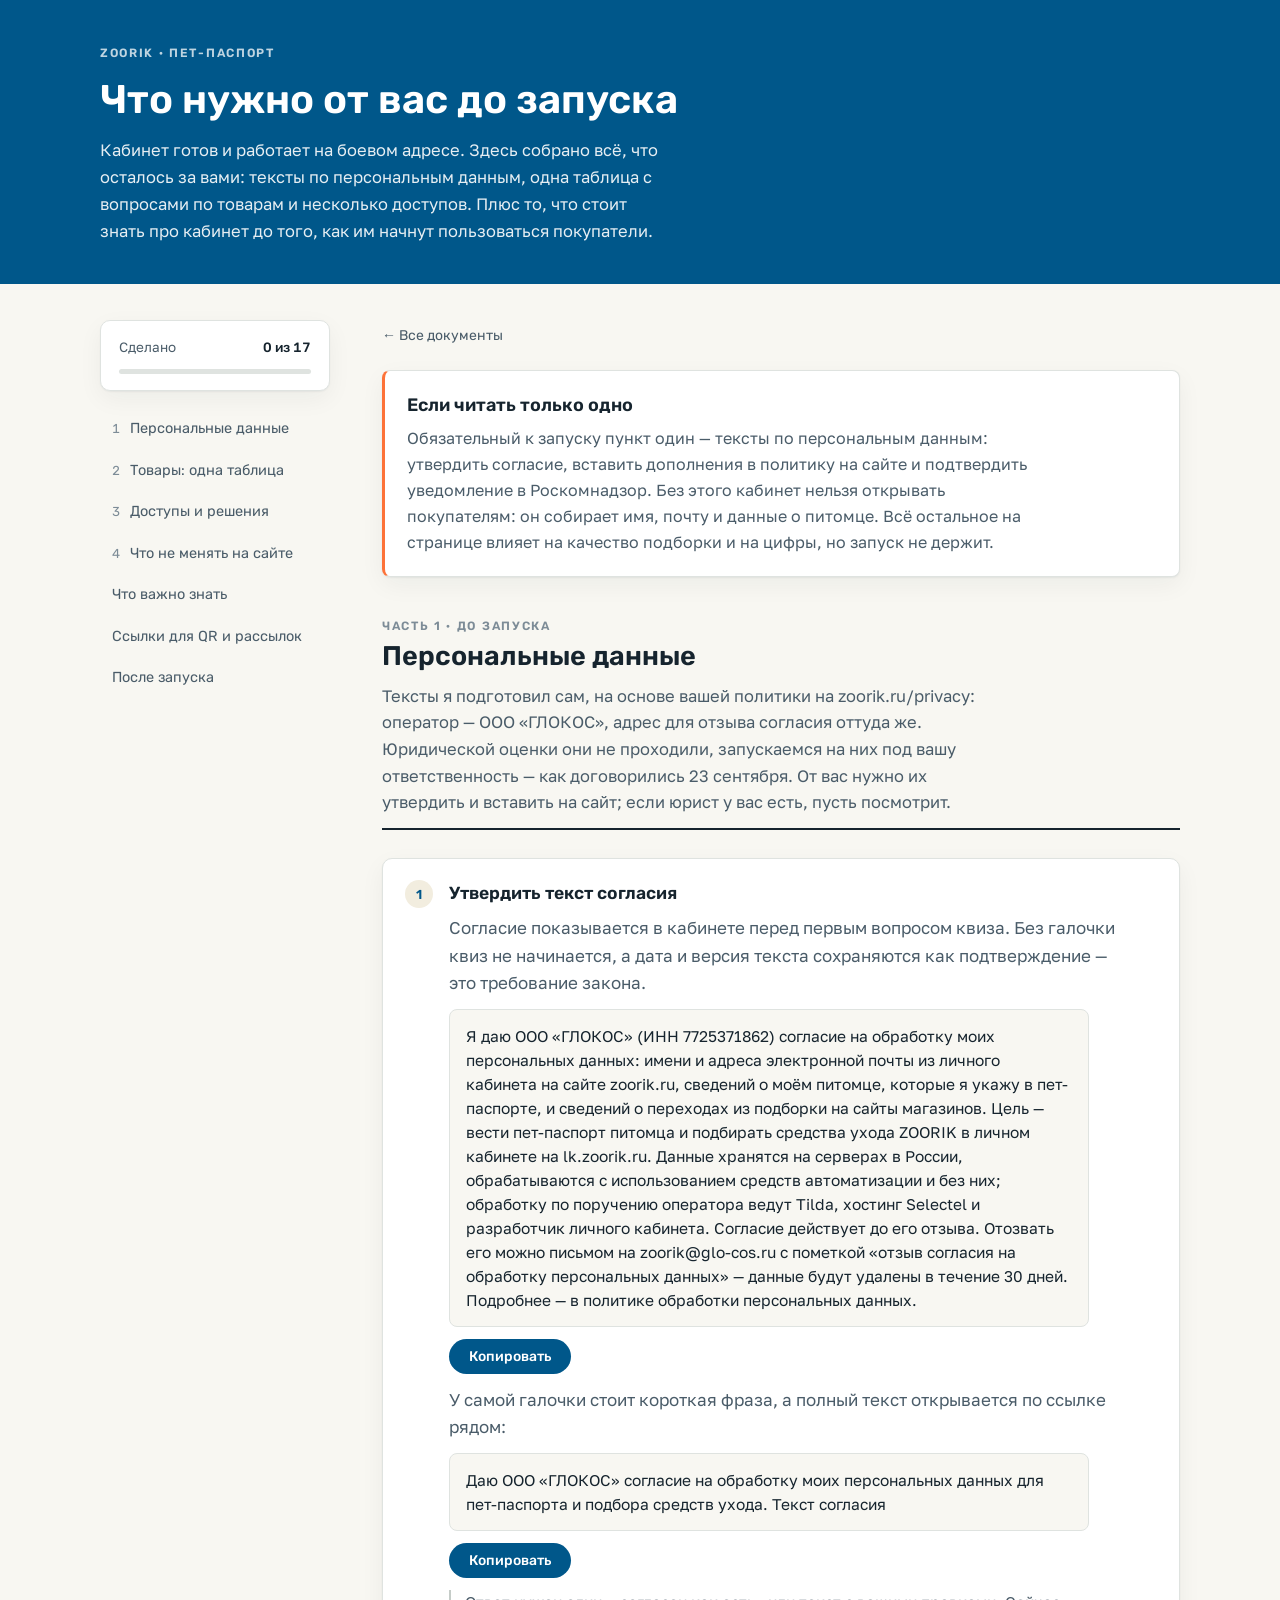
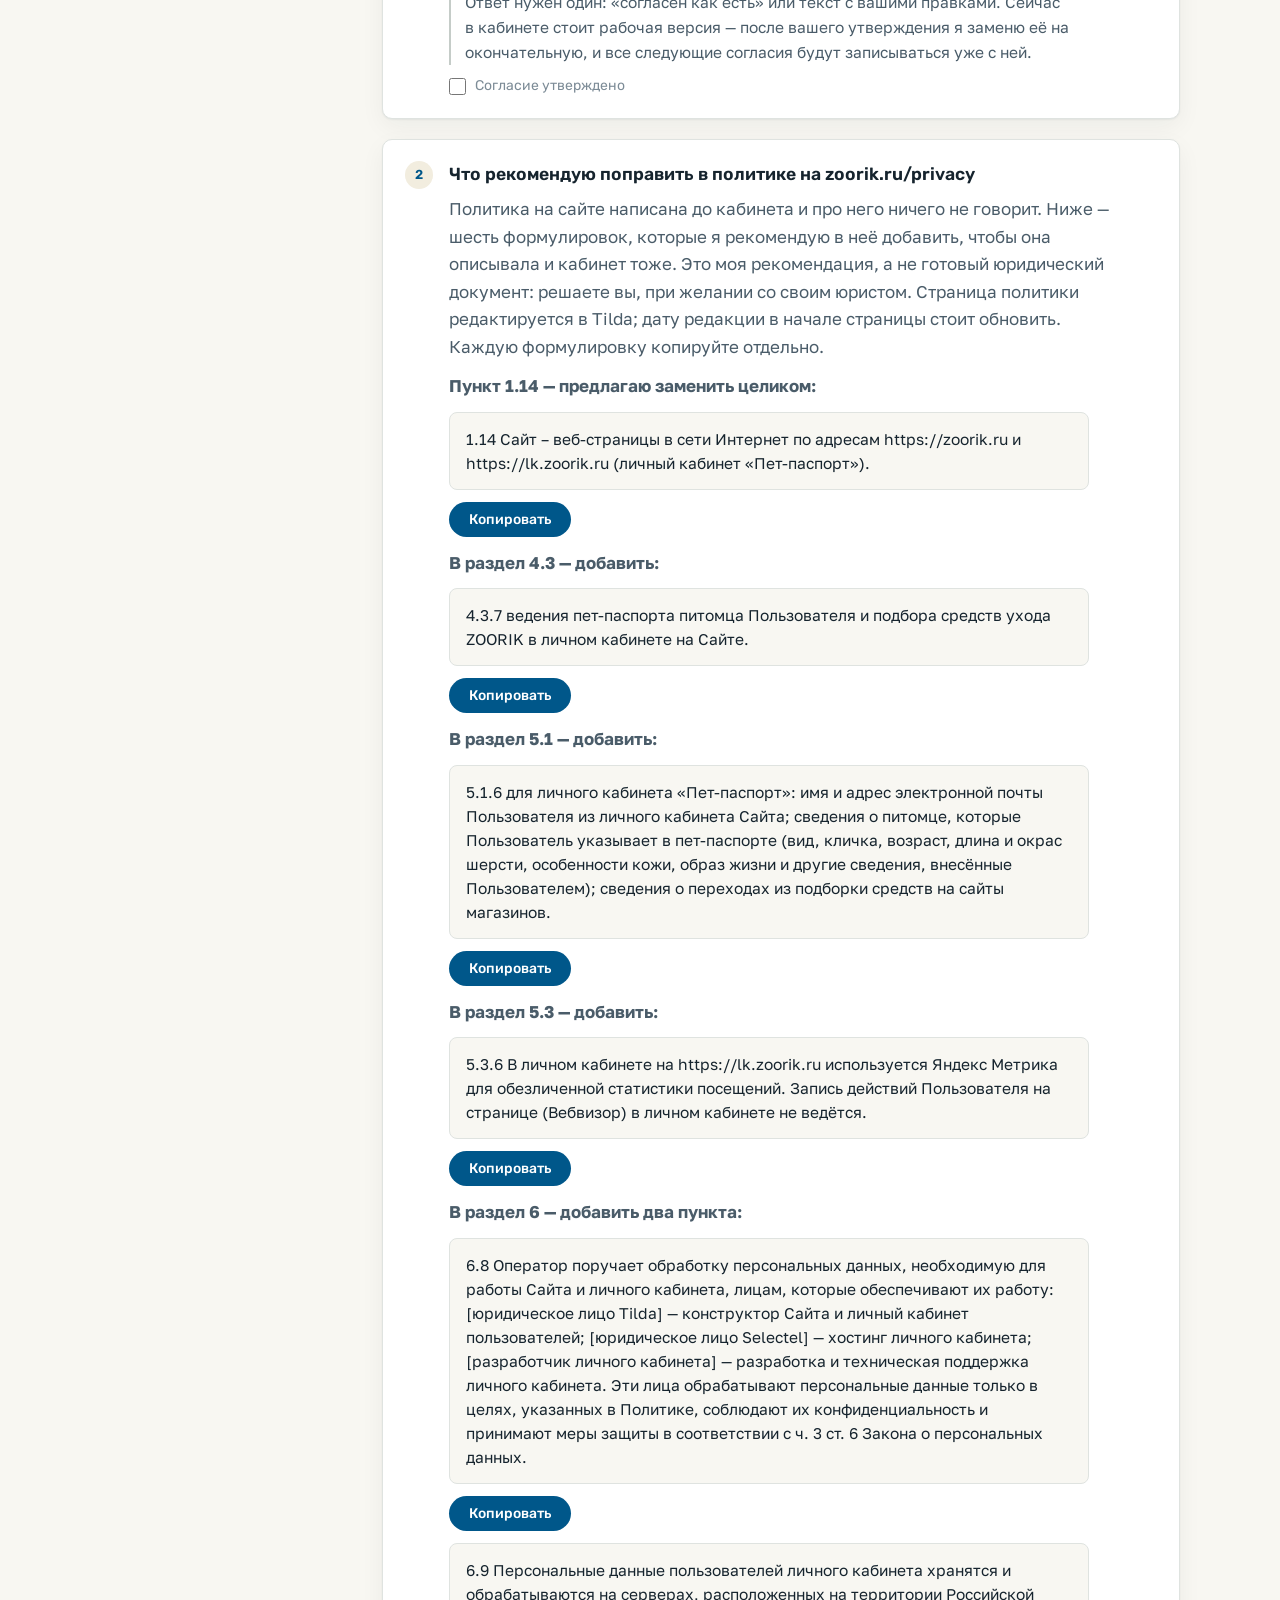
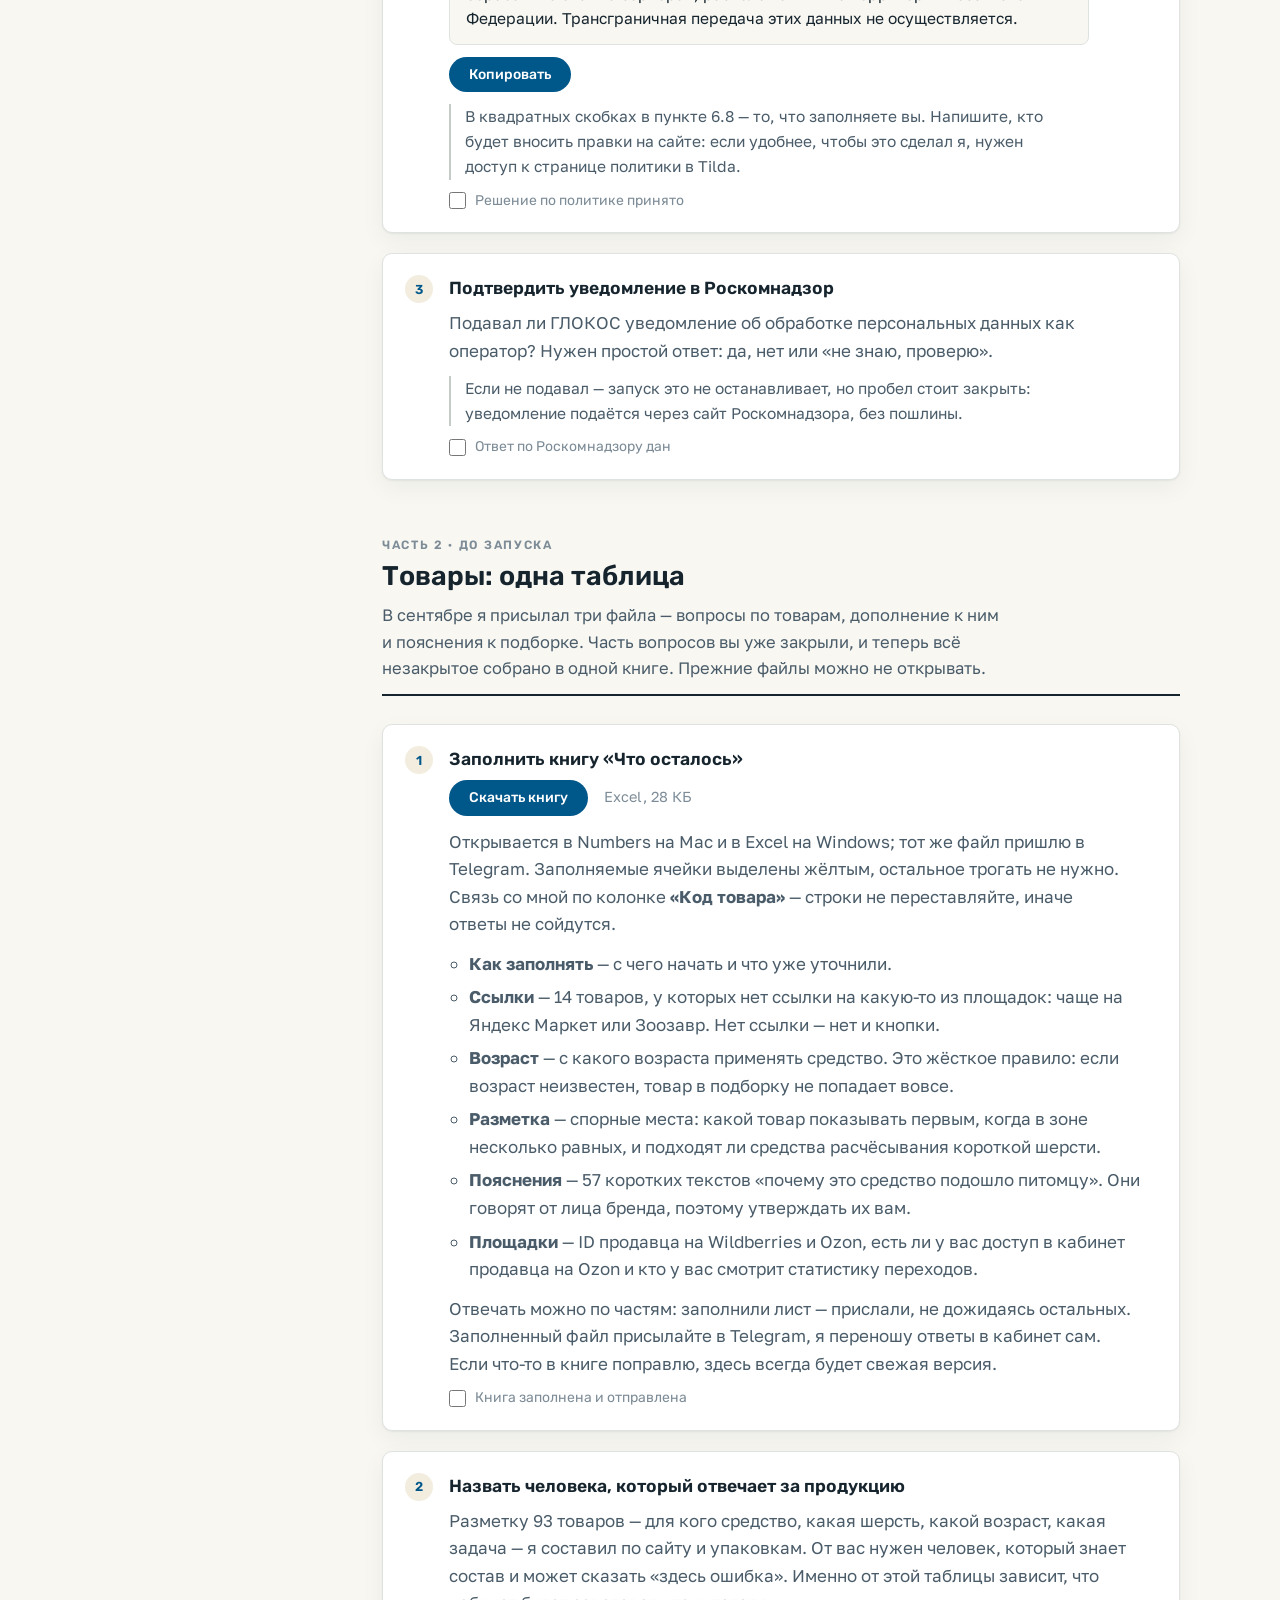
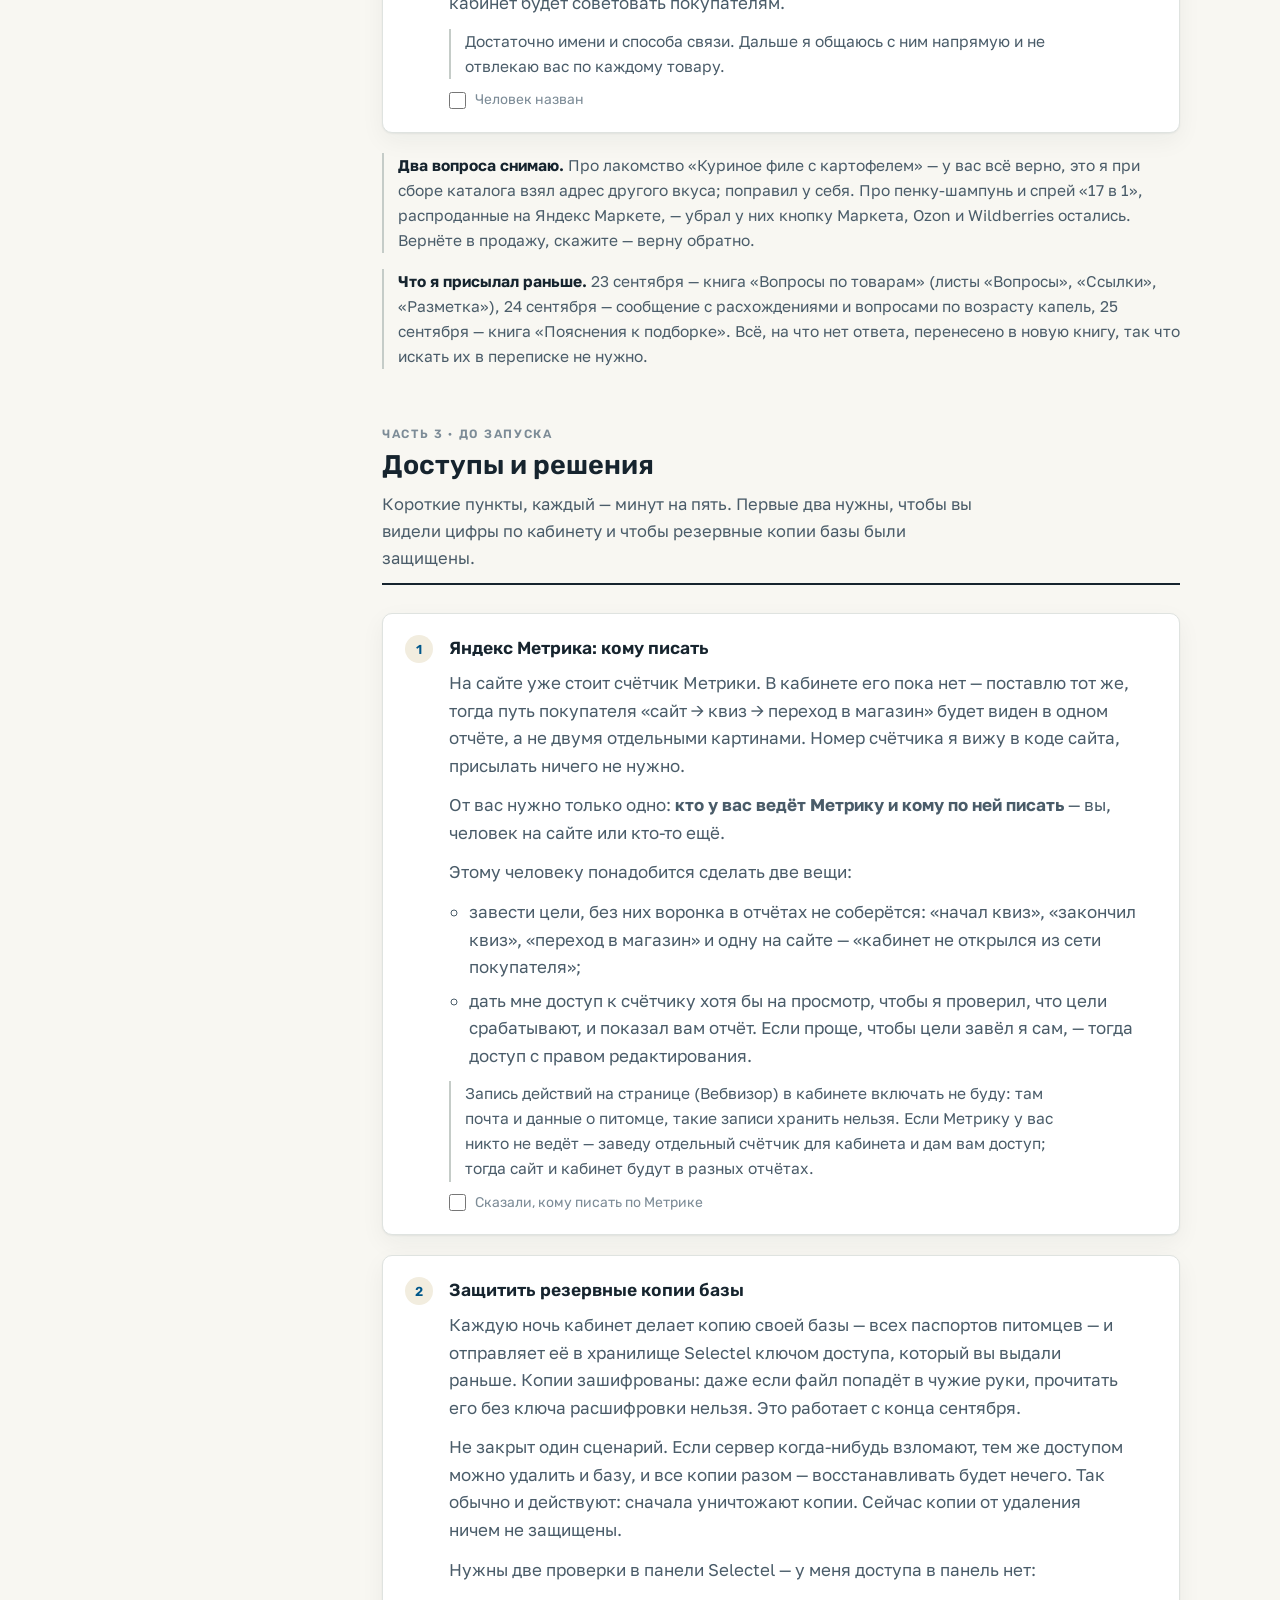
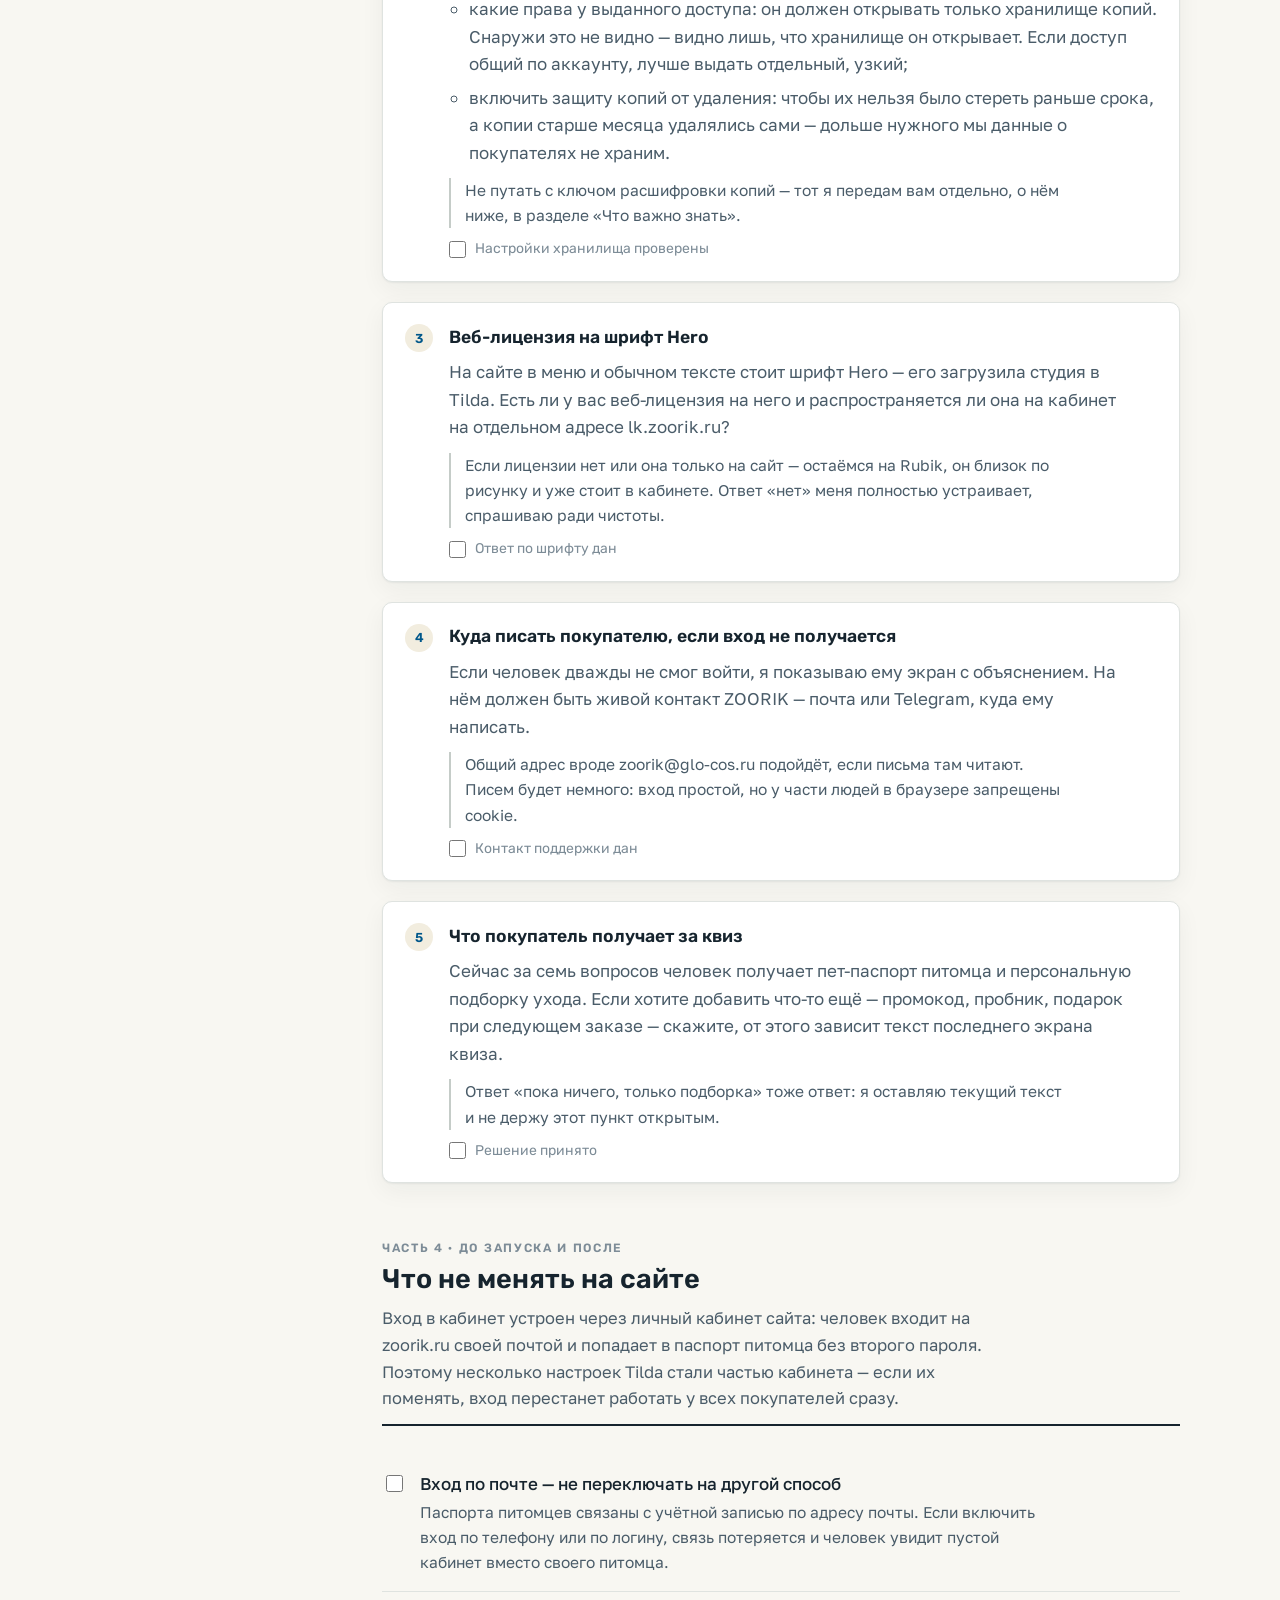
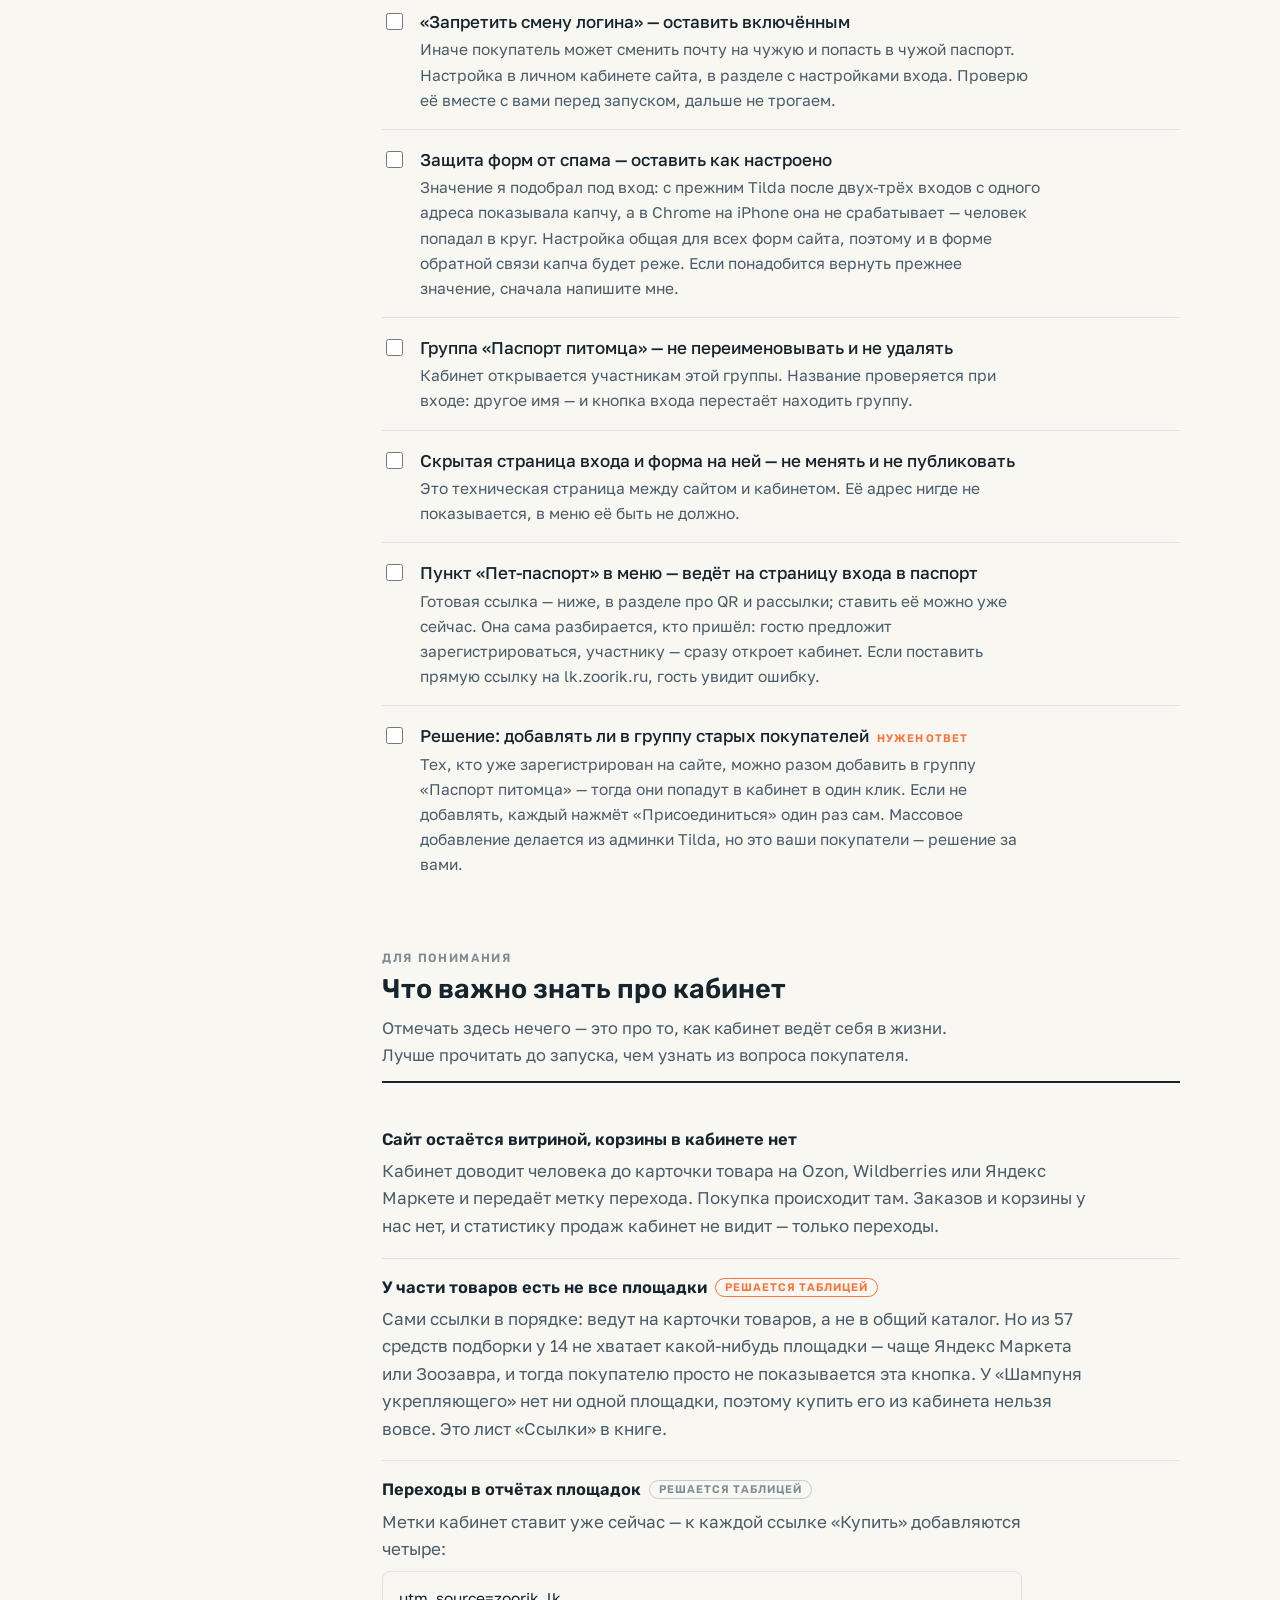
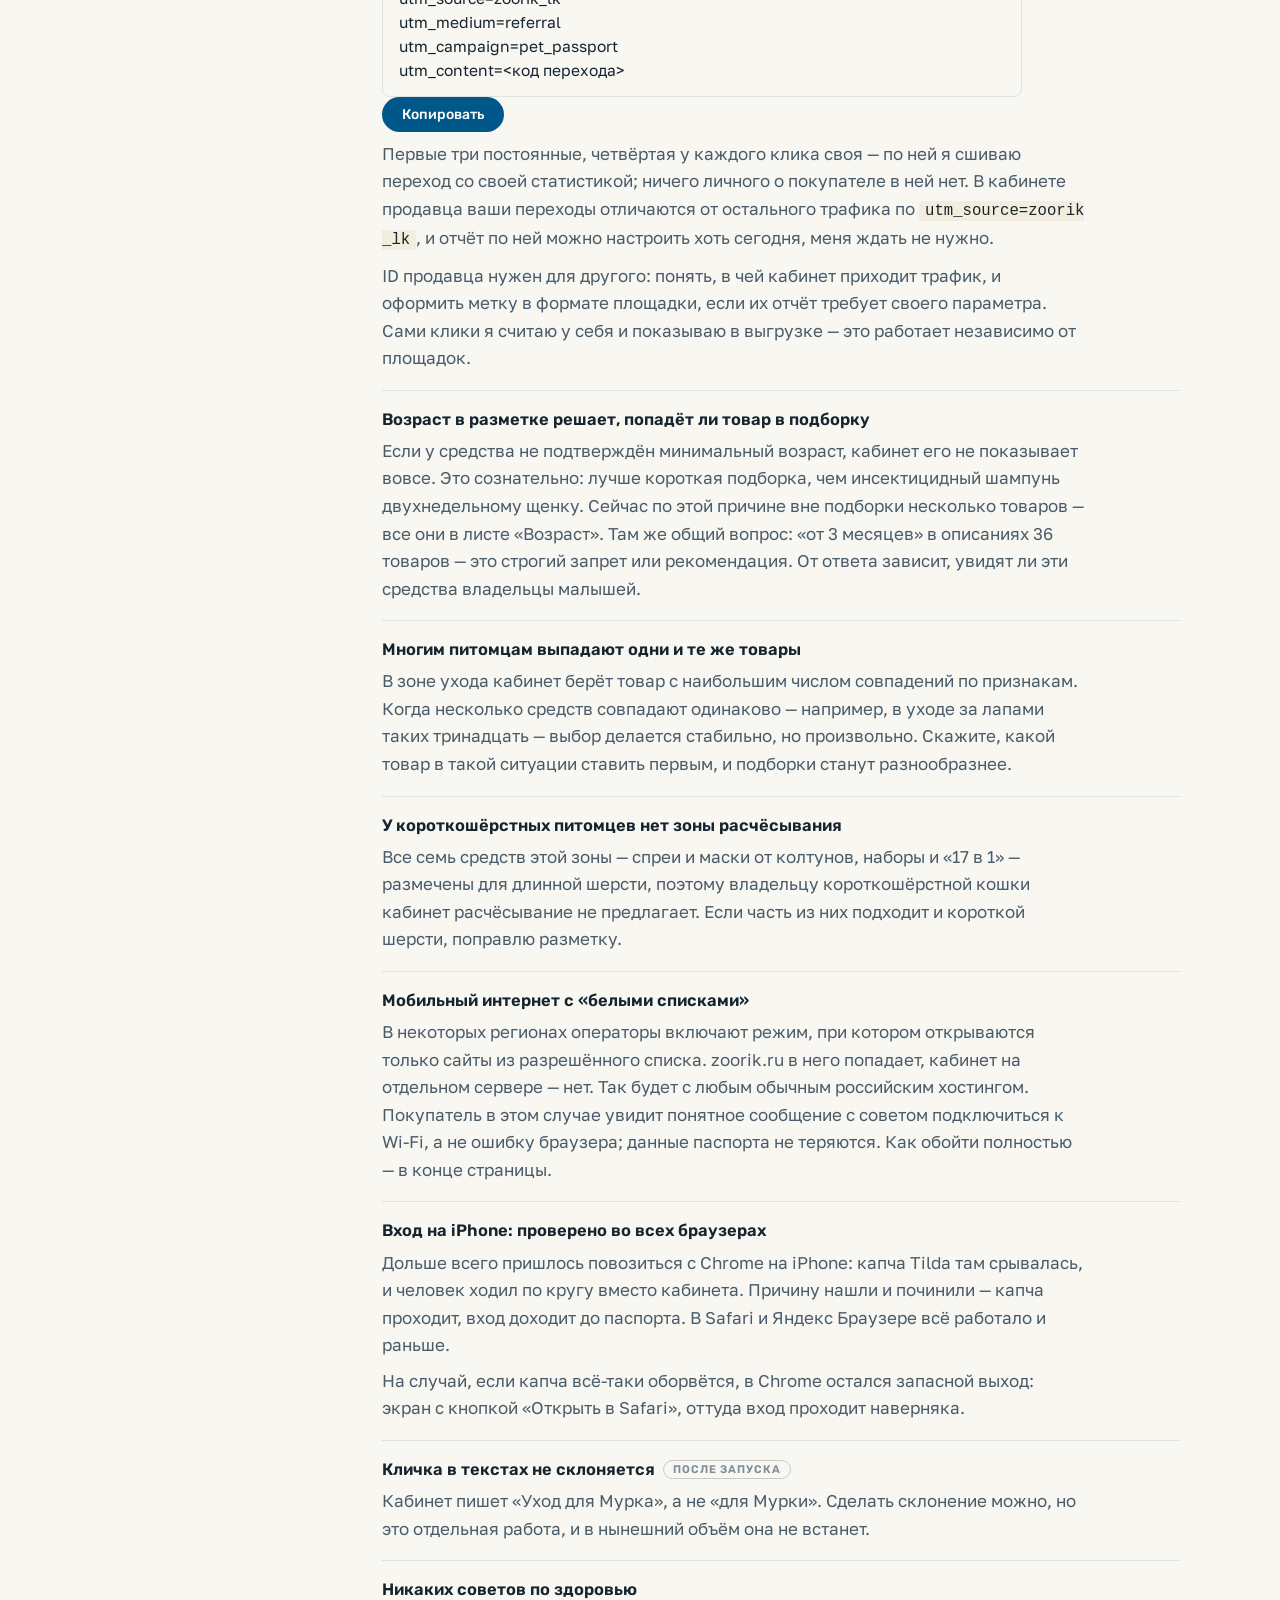
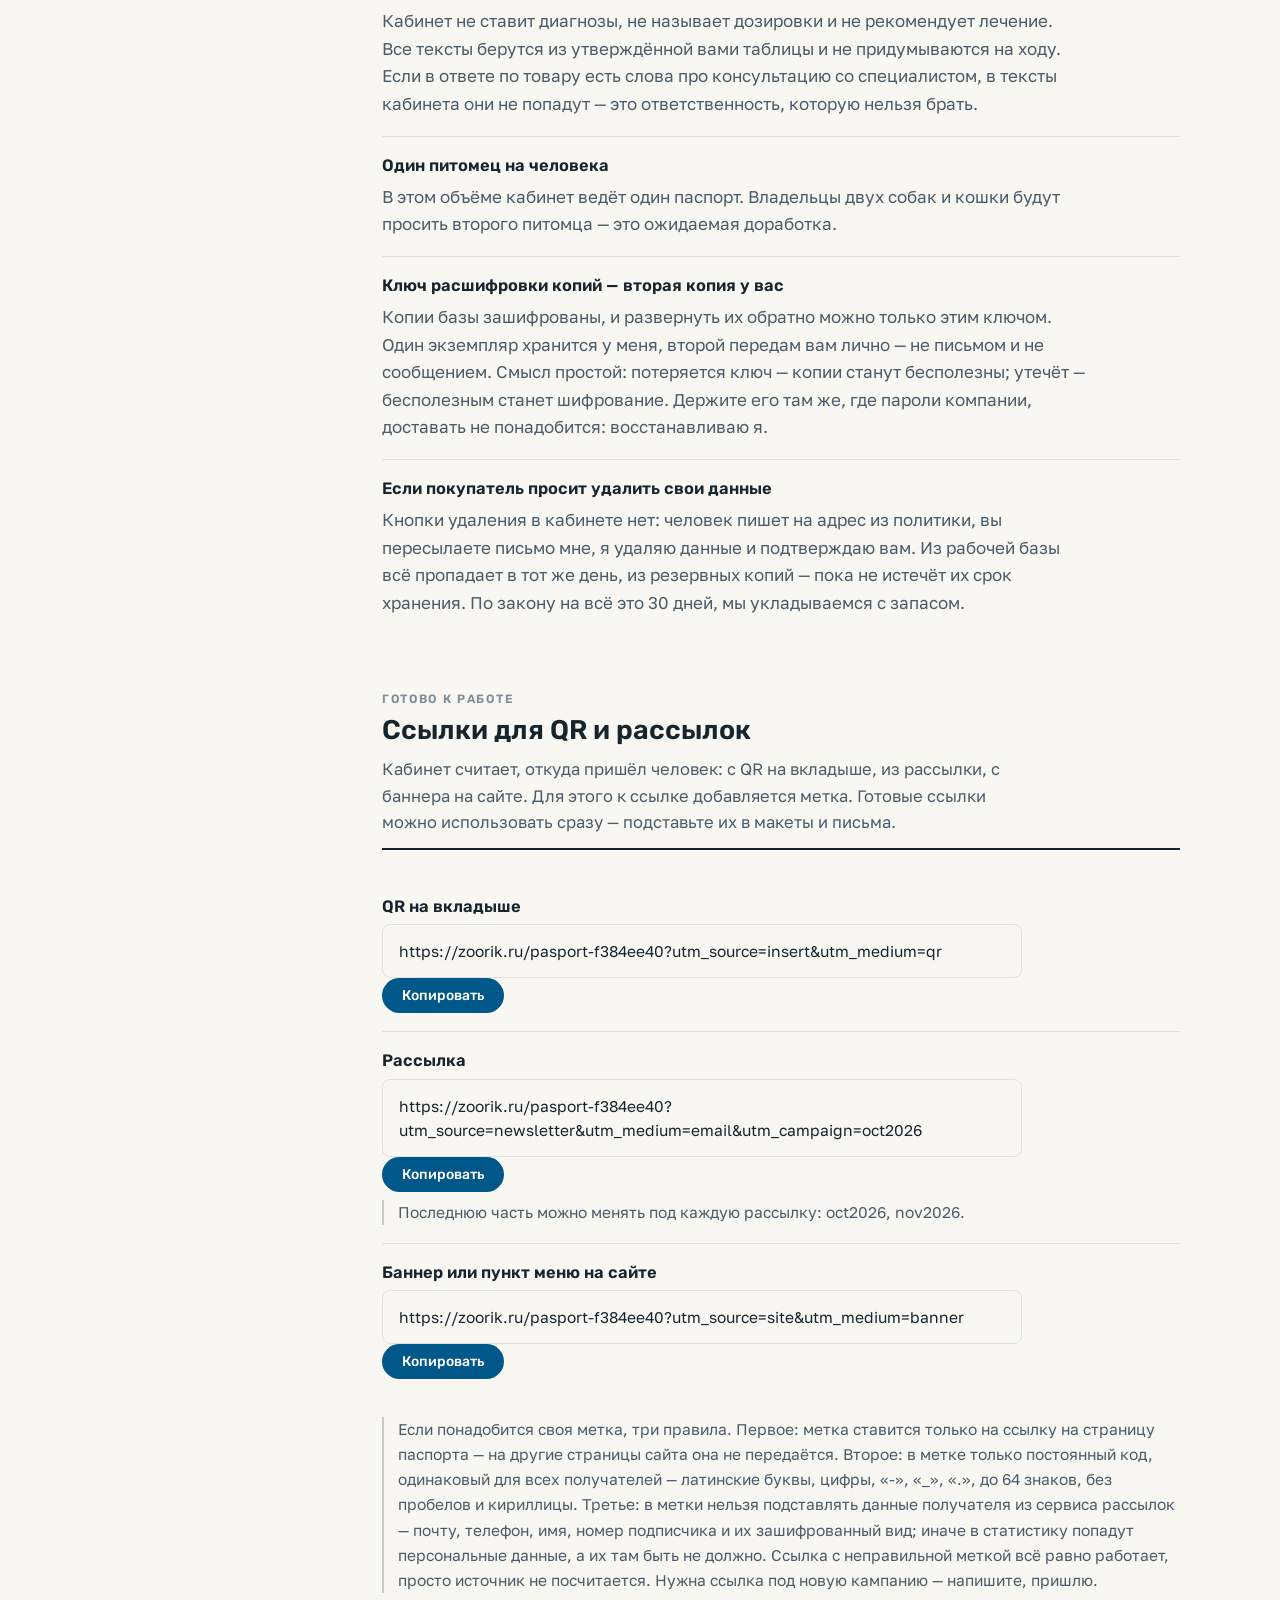
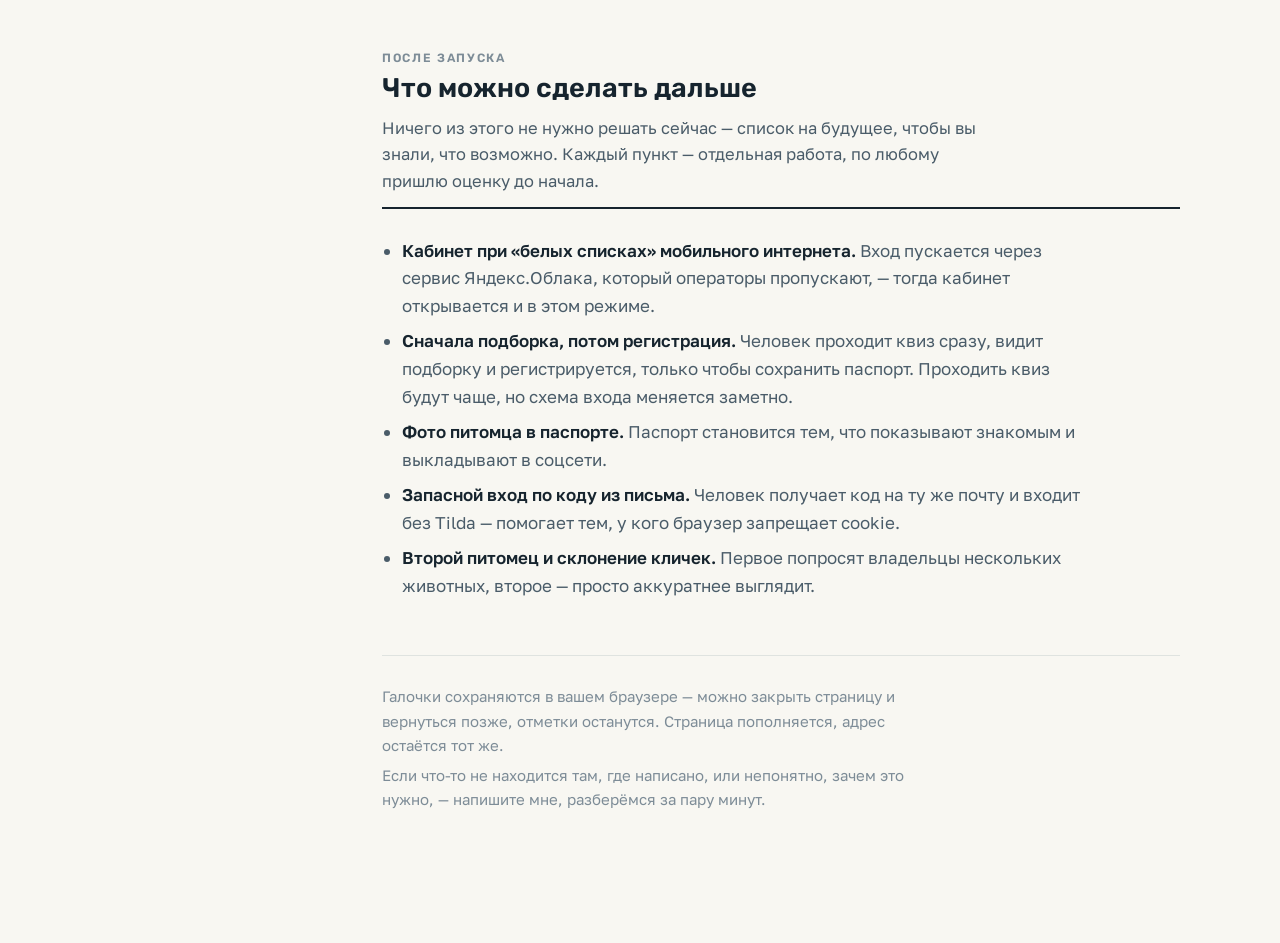
<file: zapusk/index.html>
<!doctype html>
<html lang="ru">
<head>
<meta charset="utf-8">
<meta name="viewport" content="width=device-width, initial-scale=1">
<title>ZOORIK — что нужно от вас до запуска кабинета</title>
<meta name="description" content="Что нужно от ZOORIK для запуска кабинета: тексты по персональным данным, ответы по товарам, доступы. И что важно знать про кабинет.">
<meta name="robots" content="noindex, nofollow">
<meta property="og:title" content="ZOORIK — что нужно от вас до запуска кабинета">
<meta property="og:description" content="Тексты по персональным данным, одна таблица с вопросами по товарам, доступы. И что важно знать про кабинет до запуска.">
<meta property="og:type" content="article">
<link rel="preconnect" href="https://fonts.googleapis.com">
<link rel="preconnect" href="https://fonts.gstatic.com" crossorigin>
<link rel="stylesheet" href="https://fonts.googleapis.com/css2?family=Rubik:wght@400;500;600&family=Golos+Text:wght@400;500;600&display=swap">
<link rel="stylesheet" href="../assets/style.css">
</head>
<body>

<header class="masthead">
  <div class="wrap">
    <div class="eyebrow">ZOORIK · Пет-паспорт</div>
    <h1>Что нужно от вас до запуска</h1>
    <p>Кабинет готов и работает на боевом адресе. Здесь собрано всё, что осталось за вами:
       тексты по персональным данным, одна таблица с вопросами по товарам и несколько доступов.
       Плюс то, что стоит знать про кабинет до того, как им начнут пользоваться покупатели.</p>
  </div>
</header>

<div class="wrap layout">

  <nav class="sidenav" aria-label="Разделы">
    <div class="progress-box">
      <div class="progress-label"><span>Сделано</span><b><span id="done">0</span> из <span id="total">0</span></b></div>
      <div class="bar"><span id="bar"></span></div>
    </div>
    <div class="navlinks">
      <a href="#pdn"><i>1</i> Персональные данные</a>
      <a href="#tovary"><i>2</i> Товары: одна таблица</a>
      <a href="#dostupy"><i>3</i> Доступы и решения</a>
      <a href="#tilda"><i>4</i> Что не менять на сайте</a>
      <a href="#znat">Что важно знать</a>
      <a href="#metki">Ссылки для QR и рассылок</a>
      <a href="#dalshe">После запуска</a>
    </div>
  </nav>

  <main>

    <a class="backlink" href="../">← Все документы</a>

    <div class="urgent">
      <h2>Если читать только одно</h2>
      <p>Обязательный к запуску пункт один — тексты по персональным данным: утвердить согласие,
         вставить дополнения в политику на сайте и подтвердить уведомление в Роскомнадзор.
         Без этого кабинет нельзя открывать покупателям: он собирает имя, почту и данные о питомце.
         Всё остальное на странице влияет на качество подборки и на цифры, но запуск не держит.</p>
    </div>

    <!-- ============ 1. ПДн ============ -->
    <section class="part" id="pdn">
      <div class="part-head">
        <div class="eyebrow">Часть 1 · до запуска</div>
        <h2>Персональные данные</h2>
        <p class="lead">Тексты я подготовил сам, на основе вашей политики на zoorik.ru/privacy: оператор —
           ООО «ГЛОКОС», адрес для отзыва согласия оттуда же. Юридической оценки они не проходили,
           запускаемся на них под вашу ответственность — как договорились 23 сентября.
           От вас нужно их утвердить и вставить на сайт; если юрист у вас есть, пусть посмотрит.</p>
      </div>

      <ol class="steps">

        <li class="step">
          <h3>Утвердить текст согласия</h3>
          <div class="body">
            <p>Согласие показывается в кабинете перед первым вопросом квиза. Без галочки квиз
               не начинается, а дата и версия текста сохраняются как подтверждение — это требование закона.</p>
            <div class="copytext" id="t-consent">Я даю ООО «ГЛОКОС» (ИНН 7725371862) согласие на обработку моих персональных данных: имени и адреса электронной почты из личного кабинета на сайте zoorik.ru, сведений о моём питомце, которые я укажу в пет-паспорте, и сведений о переходах из подборки на сайты магазинов. Цель — вести пет-паспорт питомца и подбирать средства ухода ZOORIK в личном кабинете на lk.zoorik.ru. Данные хранятся на серверах в России, обрабатываются с использованием средств автоматизации и без них; обработку по поручению оператора ведут Tilda, хостинг Selectel и разработчик личного кабинета. Согласие действует до его отзыва. Отозвать его можно письмом на zoorik@glo-cos.ru с пометкой «отзыв согласия на обработку персональных данных» — данные будут удалены в течение 30 дней. Подробнее — в политике обработки персональных данных.</div>
            <p><button class="copy" data-copy="t-consent">Копировать</button></p>
            <p>У самой галочки стоит короткая фраза, а полный текст открывается по ссылке рядом:</p>
            <div class="copytext" id="t-consent-short">Даю ООО «ГЛОКОС» согласие на обработку моих персональных данных для пет-паспорта и подбора средств ухода. Текст согласия</div>
            <p><button class="copy" data-copy="t-consent-short">Копировать</button></p>
            <p class="note">Ответ нужен один: «согласен как есть» или текст с вашими правками.
               Сейчас в кабинете стоит рабочая версия — после вашего утверждения я заменю её
               на окончательную, и все следующие согласия будут записываться уже с ней.</p>
          </div>
          <label class="check"><input type="checkbox" data-k="pdn1"> Согласие утверждено</label>
        </li>

        <li class="step">
          <h3>Что рекомендую поправить в политике на zoorik.ru/privacy</h3>
          <div class="body">
            <p>Политика на сайте написана до кабинета и про него ничего не говорит. Ниже — шесть
               формулировок, которые я рекомендую в неё добавить, чтобы она описывала и кабинет тоже.
               Это моя рекомендация, а не готовый юридический документ: решаете вы, при желании
               со своим юристом. Страница политики редактируется в Tilda; дату редакции в начале
               страницы стоит обновить. Каждую формулировку копируйте отдельно.</p>

            <p><b>Пункт 1.14 — предлагаю заменить целиком:</b></p>
            <div class="copytext" id="t-114">1.14 Сайт – веб-страницы в сети Интернет по адресам https://zoorik.ru и https://lk.zoorik.ru (личный кабинет «Пет-паспорт»).</div>
            <p><button class="copy" data-copy="t-114">Копировать</button></p>

            <p><b>В раздел 4.3 — добавить:</b></p>
            <div class="copytext" id="t-437">4.3.7 ведения пет-паспорта питомца Пользователя и подбора средств ухода ZOORIK в личном кабинете на Сайте.</div>
            <p><button class="copy" data-copy="t-437">Копировать</button></p>

            <p><b>В раздел 5.1 — добавить:</b></p>
            <div class="copytext" id="t-516">5.1.6 для личного кабинета «Пет-паспорт»: имя и адрес электронной почты Пользователя из личного кабинета Сайта; сведения о питомце, которые Пользователь указывает в пет-паспорте (вид, кличка, возраст, длина и окрас шерсти, особенности кожи, образ жизни и другие сведения, внесённые Пользователем); сведения о переходах из подборки средств на сайты магазинов.</div>
            <p><button class="copy" data-copy="t-516">Копировать</button></p>

            <p><b>В раздел 5.3 — добавить:</b></p>
            <div class="copytext" id="t-536">5.3.6 В личном кабинете на https://lk.zoorik.ru используется Яндекс Метрика для обезличенной статистики посещений. Запись действий Пользователя на странице (Вебвизор) в личном кабинете не ведётся.</div>
            <p><button class="copy" data-copy="t-536">Копировать</button></p>

            <p><b>В раздел 6 — добавить два пункта:</b></p>
            <div class="copytext" id="t-68">6.8 Оператор поручает обработку персональных данных, необходимую для работы Сайта и личного кабинета, лицам, которые обеспечивают их работу: [юридическое лицо Tilda] — конструктор Сайта и личный кабинет пользователей; [юридическое лицо Selectel] — хостинг личного кабинета; [разработчик личного кабинета] — разработка и техническая поддержка личного кабинета. Эти лица обрабатывают персональные данные только в целях, указанных в Политике, соблюдают их конфиденциальность и принимают меры защиты в соответствии с ч. 3 ст. 6 Закона о персональных данных.</div>
            <p><button class="copy" data-copy="t-68">Копировать</button></p>
            <div class="copytext" id="t-69">6.9 Персональные данные пользователей личного кабинета хранятся и обрабатываются на серверах, расположенных на территории Российской Федерации. Трансграничная передача этих данных не осуществляется.</div>
            <p><button class="copy" data-copy="t-69">Копировать</button></p>

            <p class="note">В квадратных скобках в пункте 6.8 — то, что заполняете вы.
               Напишите, кто будет вносить правки на сайте: если удобнее, чтобы это сделал я,
               нужен доступ к странице политики в Tilda.</p>
          </div>
          <label class="check"><input type="checkbox" data-k="pdn3"> Решение по политике принято</label>
        </li>

        <li class="step">
          <h3>Подтвердить уведомление в Роскомнадзор</h3>
          <div class="body">
            <p>Подавал ли ГЛОКОС уведомление об обработке персональных данных как оператор?
               Нужен простой ответ: да, нет или «не знаю, проверю».</p>
            <p class="note">Если не подавал — запуск это не останавливает, но пробел стоит закрыть:
               уведомление подаётся через сайт Роскомнадзора, без пошлины.</p>
          </div>
          <label class="check"><input type="checkbox" data-k="pdn4"> Ответ по Роскомнадзору дан</label>
        </li>

      </ol>
    </section>

    <!-- ============ 2. Товары ============ -->
    <section class="part" id="tovary">
      <div class="part-head">
        <div class="eyebrow">Часть 2 · до запуска</div>
        <h2>Товары: одна таблица</h2>
        <p class="lead">В сентябре я присылал три файла — вопросы по товарам, дополнение к ним
           и пояснения к подборке. Часть вопросов вы уже закрыли, и теперь всё незакрытое собрано
           в одной книге. Прежние файлы можно не открывать.</p>
      </div>

      <ol class="steps">

        <li class="step">
          <h3>Заполнить книгу «Что осталось»</h3>
          <div class="body">
            <p><a class="copy" href="files/zoorik-chto-ostalos.xlsx" download>Скачать книгу</a>
               <span class="filemeta">Excel, 28 КБ</span></p>
            <p>Открывается в Numbers на Mac и в Excel на Windows; тот же файл пришлю в Telegram.
               Заполняемые ячейки выделены жёлтым, остальное трогать не нужно.
               Связь со мной по колонке <b>«Код товара»</b> — строки не переставляйте,
               иначе ответы не сойдутся.</p>
            <ul>
              <li><b>Как заполнять</b> — с чего начать и что уже уточнили.</li>
              <li><b>Ссылки</b> — 14 товаров, у которых нет ссылки на какую-то из площадок:
                  чаще на Яндекс Маркет или Зоозавр. Нет ссылки — нет и кнопки.</li>
              <li><b>Возраст</b> — с какого возраста применять средство. Это жёсткое правило:
                  если возраст неизвестен, товар в подборку не попадает вовсе.</li>
              <li><b>Разметка</b> — спорные места: какой товар показывать первым, когда в зоне
                  несколько равных, и подходят ли средства расчёсывания короткой шерсти.</li>
              <li><b>Пояснения</b> — 57 коротких текстов «почему это средство подошло питомцу».
                  Они говорят от лица бренда, поэтому утверждать их вам.</li>
              <li><b>Площадки</b> — ID продавца на Wildberries и Ozon, есть ли у вас доступ
                  в кабинет продавца на Ozon и кто у вас смотрит статистику переходов.</li>
            </ul>
            <p>Отвечать можно по частям: заполнили лист — прислали, не дожидаясь остальных.
               Заполненный файл присылайте в Telegram, я переношу ответы в кабинет сам.
               Если что-то в книге поправлю, здесь всегда будет свежая версия.</p>
          </div>
          <label class="check"><input type="checkbox" data-k="tov1"> Книга заполнена и отправлена</label>
        </li>

        <li class="step">
          <h3>Назвать человека, который отвечает за продукцию</h3>
          <div class="body">
            <p>Разметку 93 товаров — для кого средство, какая шерсть, какой возраст, какая задача —
               я составил по сайту и упаковкам. От вас нужен человек, который знает состав
               и может сказать «здесь ошибка». Именно от этой таблицы зависит, что кабинет
               будет советовать покупателям.</p>
            <p class="note">Достаточно имени и способа связи. Дальше я общаюсь с ним напрямую
               и не отвлекаю вас по каждому товару.</p>
          </div>
          <label class="check"><input type="checkbox" data-k="tov2"> Человек назван</label>
        </li>

      </ol>
      <p class="note" style="margin-top:20px"><b>Два вопроса снимаю.</b>
         Про лакомство «Куриное филе с картофелем» — у вас всё верно, это я при сборе каталога взял адрес
         другого вкуса; поправил у себя. Про пенку-шампунь и спрей «17 в 1», распроданные на Яндекс Маркете, —
         убрал у них кнопку Маркета, Ozon и Wildberries остались. Вернёте в продажу, скажите — верну обратно.</p>

      <p class="note" style="margin-top:14px"><b>Что я присылал раньше.</b>
         23 сентября — книга «Вопросы по товарам» (листы «Вопросы», «Ссылки», «Разметка»),
         24 сентября — сообщение с расхождениями и вопросами по возрасту капель,
         25 сентября — книга «Пояснения к подборке». Всё, на что нет ответа, перенесено
         в новую книгу, так что искать их в переписке не нужно.</p>

    </section>

    <!-- ============ 3. Доступы ============ -->
    <section class="part" id="dostupy">
      <div class="part-head">
        <div class="eyebrow">Часть 3 · до запуска</div>
        <h2>Доступы и решения</h2>
        <p class="lead">Короткие пункты, каждый — минут на пять. Первые два нужны, чтобы
           вы видели цифры по кабинету и чтобы резервные копии базы были защищены.</p>
      </div>

      <ol class="steps">

        <li class="step">
          <h3>Яндекс Метрика: кому писать</h3>
          <div class="body">
            <p>На сайте уже стоит счётчик Метрики. В кабинете его пока нет — поставлю тот же, тогда путь
               покупателя «сайт → квиз → переход в магазин» будет виден в одном отчёте, а не двумя
               отдельными картинами. Номер счётчика я вижу в коде сайта, присылать ничего не нужно.</p>
            <p>От вас нужно только одно: <b>кто у вас ведёт Метрику и кому по ней писать</b> — вы,
               человек на сайте или кто-то ещё.</p>
            <p>Этому человеку понадобится сделать две вещи:</p>
            <ul>
              <li>завести цели, без них воронка в отчётах не соберётся: «начал квиз», «закончил квиз»,
                  «переход в магазин» и одну на сайте — «кабинет не открылся из сети покупателя»;</li>
              <li>дать мне доступ к счётчику хотя бы на просмотр, чтобы я проверил, что цели срабатывают,
                  и показал вам отчёт. Если проще, чтобы цели завёл я сам, — тогда доступ
                  с правом редактирования.</li>
            </ul>
            <p class="note">Запись действий на странице (Вебвизор) в кабинете включать не буду: там почта
               и данные о питомце, такие записи хранить нельзя. Если Метрику у вас никто не ведёт — заведу
               отдельный счётчик для кабинета и дам вам доступ; тогда сайт и кабинет будут в разных отчётах.</p>
          </div>
          <label class="check"><input type="checkbox" data-k="acc1"> Сказали, кому писать по Метрике</label>
        </li>

        <li class="step">
          <h3>Защитить резервные копии базы</h3>
          <div class="body">
            <p>Каждую ночь кабинет делает копию своей базы — всех паспортов питомцев — и отправляет её
               в хранилище Selectel ключом доступа, который вы выдали раньше. Копии зашифрованы: даже если
               файл попадёт в чужие руки, прочитать его без ключа расшифровки нельзя. Это работает
               с конца сентября.</p>
            <p>Не закрыт один сценарий. Если сервер когда-нибудь взломают, тем же доступом можно удалить
               и базу, и все копии разом — восстанавливать будет нечего. Так обычно и действуют: сначала
               уничтожают копии. Сейчас копии от удаления ничем не защищены.</p>
            <p>Нужны две проверки в панели Selectel — у меня доступа в панель нет:</p>
            <ul>
              <li>какие права у выданного доступа: он должен открывать только хранилище копий.
                  Снаружи это не видно — видно лишь, что хранилище он открывает. Если доступ общий
                  по аккаунту, лучше выдать отдельный, узкий;</li>
              <li>включить защиту копий от удаления: чтобы их нельзя было стереть раньше срока,
                  а копии старше месяца удалялись сами — дольше нужного мы данные о покупателях
                  не храним.</li>
            </ul>
            <p class="note">Не путать с ключом расшифровки копий — тот я передам вам отдельно,
               о нём ниже, в разделе «Что важно знать».</p>
          </div>
          <label class="check"><input type="checkbox" data-k="acc2"> Настройки хранилища проверены</label>
        </li>

        <li class="step">
          <h3>Веб-лицензия на шрифт Hero</h3>
          <div class="body">
            <p>На сайте в меню и обычном тексте стоит шрифт Hero — его загрузила студия в Tilda.
               Есть ли у вас веб-лицензия на него и распространяется ли она на кабинет
               на отдельном адресе lk.zoorik.ru?</p>
            <p class="note">Если лицензии нет или она только на сайт — остаёмся на Rubik,
               он близок по рисунку и уже стоит в кабинете. Ответ «нет» меня полностью устраивает,
               спрашиваю ради чистоты.</p>
          </div>
          <label class="check"><input type="checkbox" data-k="acc3"> Ответ по шрифту дан</label>
        </li>

        <li class="step">
          <h3>Куда писать покупателю, если вход не получается</h3>
          <div class="body">
            <p>Если человек дважды не смог войти, я показываю ему экран с объяснением.
               На нём должен быть живой контакт ZOORIK — почта или Telegram, куда ему написать.</p>
            <p class="note">Общий адрес вроде zoorik@glo-cos.ru подойдёт, если письма там читают.
               Писем будет немного: вход простой, но у части людей в браузере запрещены cookie.</p>
          </div>
          <label class="check"><input type="checkbox" data-k="acc4"> Контакт поддержки дан</label>
        </li>

        <li class="step">
          <h3>Что покупатель получает за квиз</h3>
          <div class="body">
            <p>Сейчас за семь вопросов человек получает пет-паспорт питомца и персональную
               подборку ухода. Если хотите добавить что-то ещё — промокод, пробник, подарок
               при следующем заказе — скажите, от этого зависит текст последнего экрана квиза.</p>
            <p class="note">Ответ «пока ничего, только подборка» тоже ответ: я оставляю
               текущий текст и не держу этот пункт открытым.</p>
          </div>
          <label class="check"><input type="checkbox" data-k="acc5"> Решение принято</label>
        </li>

      </ol>
    </section>

    <!-- ============ 4. Tilda ============ -->
    <section class="part" id="tilda">
      <div class="part-head">
        <div class="eyebrow">Часть 4 · до запуска и после</div>
        <h2>Что не менять на сайте</h2>
        <p class="lead">Вход в кабинет устроен через личный кабинет сайта: человек входит на zoorik.ru
           своей почтой и попадает в паспорт питомца без второго пароля. Поэтому несколько настроек
           Tilda стали частью кабинета — если их поменять, вход перестанет работать
           у всех покупателей сразу.</p>
      </div>

      <ul class="needs">
        <li>
          <input type="checkbox" id="chk-til1" data-k="til1">
          <span>
            <label class="t" for="chk-til1">Вход по почте — не переключать на другой способ</label>
            <span class="d">Паспорта питомцев связаны с учётной записью по адресу почты.
              Если включить вход по телефону или по логину, связь потеряется и человек увидит
              пустой кабинет вместо своего питомца.</span>
          </span>
        </li>
        <li>
          <input type="checkbox" id="chk-til2" data-k="til2">
          <span>
            <label class="t" for="chk-til2">«Запретить смену логина» — оставить включённым</label>
            <span class="d">Иначе покупатель может сменить почту на чужую и попасть в чужой паспорт.
              Настройка в личном кабинете сайта, в разделе с настройками входа. Проверю её вместе с вами
              перед запуском, дальше не трогаем.</span>
          </span>
        </li>
        <li>
          <input type="checkbox" id="chk-til3" data-k="til3">
          <span>
            <label class="t" for="chk-til3">Защита форм от спама — оставить как настроено</label>
            <span class="d">Значение я подобрал под вход: с прежним Tilda после двух-трёх входов
              с одного адреса показывала капчу, а в Chrome на iPhone она не срабатывает — человек
              попадал в круг. Настройка общая для всех форм сайта, поэтому и в форме обратной связи
              капча будет реже. Если понадобится вернуть прежнее значение, сначала напишите мне.</span>
          </span>
        </li>
        <li>
          <input type="checkbox" id="chk-til4" data-k="til4">
          <span>
            <label class="t" for="chk-til4">Группа «Паспорт питомца» — не переименовывать и не удалять</label>
            <span class="d">Кабинет открывается участникам этой группы. Название проверяется
              при входе: другое имя — и кнопка входа перестаёт находить группу.</span>
          </span>
        </li>
        <li>
          <input type="checkbox" id="chk-til5" data-k="til5">
          <span>
            <label class="t" for="chk-til5">Скрытая страница входа и форма на ней — не менять и не публиковать</label>
            <span class="d">Это техническая страница между сайтом и кабинетом. Её адрес нигде
              не показывается, в меню её быть не должно.</span>
          </span>
        </li>
        <li>
          <input type="checkbox" id="chk-til6" data-k="til6">
          <span>
            <label class="t" for="chk-til6">Пункт «Пет-паспорт» в меню — ведёт на страницу входа в паспорт</label>
            <span class="d">Готовая ссылка — ниже, в разделе про QR и рассылки; ставить её можно
              уже сейчас. Она сама разбирается, кто пришёл: гостю предложит зарегистрироваться,
              участнику — сразу откроет кабинет. Если поставить прямую ссылку на lk.zoorik.ru,
              гость увидит ошибку.</span>
          </span>
        </li>
        <li>
          <input type="checkbox" id="chk-til7" data-k="til7">
          <span>
            <label class="t" for="chk-til7">Решение: добавлять ли в группу старых покупателей<span class="tag">нужен ответ</span></label>
            <span class="d">Тех, кто уже зарегистрирован на сайте, можно разом добавить в группу
              «Паспорт питомца» — тогда они попадут в кабинет в один клик. Если не добавлять,
              каждый нажмёт «Присоединиться» один раз сам. Массовое добавление делается из админки
              Tilda, но это ваши покупатели — решение за вами.</span>
          </span>
        </li>
      </ul>
    </section>

    <!-- ============ 5. Что знать ============ -->
    <section class="part" id="znat">
      <div class="part-head">
        <div class="eyebrow">Для понимания</div>
        <h2>Что важно знать про кабинет</h2>
        <p class="lead">Отмечать здесь нечего — это про то, как кабинет ведёт себя в жизни.
           Лучше прочитать до запуска, чем узнать из вопроса покупателя.</p>
      </div>

      <ul class="points">
        <li>
          <h3>Сайт остаётся витриной, корзины в кабинете нет</h3>
          <p>Кабинет доводит человека до карточки товара на Ozon, Wildberries или Яндекс Маркете
             и передаёт метку перехода. Покупка происходит там. Заказов и корзины у нас нет,
             и статистику продаж кабинет не видит — только переходы.</p>
        </li>
        <li>
          <h3>У части товаров есть не все площадки<span class="label hot">решается таблицей</span></h3>
          <p>Сами ссылки в порядке: ведут на карточки товаров, а не в общий каталог. Но из 57 средств
             подборки у 14 не хватает какой-нибудь площадки — чаще Яндекс Маркета или Зоозавра,
             и тогда покупателю просто не показывается эта кнопка. У «Шампуня укрепляющего» нет ни одной
             площадки, поэтому купить его из кабинета нельзя вовсе. Это лист «Ссылки» в книге.</p>
        </li>
        <li>
          <h3>Переходы в отчётах площадок<span class="label">решается таблицей</span></h3>
          <p>Метки кабинет ставит уже сейчас — к каждой ссылке «Купить» добавляются четыре:</p>
          <div class="copytext" id="m-utm">utm_source=zoorik_lk
utm_medium=referral
utm_campaign=pet_passport
utm_content=&lt;код перехода&gt;</div>
          <p><button class="copy" data-copy="m-utm">Копировать</button></p>
          <p>Первые три постоянные, четвёртая у каждого клика своя — по ней я сшиваю переход
             со своей статистикой; ничего личного о покупателе в ней нет. В кабинете продавца ваши
             переходы отличаются от остального трафика по <span class="mono">utm_source=zoorik_lk</span>,
             и отчёт по ней можно настроить хоть сегодня, меня ждать не нужно.</p>
          <p>ID продавца нужен для другого: понять, в чей кабинет приходит трафик, и оформить метку
             в формате площадки, если их отчёт требует своего параметра. Сами клики я считаю у себя
             и показываю в выгрузке — это работает независимо от площадок.</p>
        </li>
        <li>
          <h3>Возраст в разметке решает, попадёт ли товар в подборку</h3>
          <p>Если у средства не подтверждён минимальный возраст, кабинет его не показывает вовсе.
             Это сознательно: лучше короткая подборка, чем инсектицидный шампунь двухнедельному щенку.
             Сейчас по этой причине вне подборки несколько товаров — все они в листе «Возраст».
             Там же общий вопрос: «от 3 месяцев» в описаниях 36 товаров — это строгий запрет
             или рекомендация. От ответа зависит, увидят ли эти средства владельцы малышей.</p>
        </li>
        <li>
          <h3>Многим питомцам выпадают одни и те же товары</h3>
          <p>В зоне ухода кабинет берёт товар с наибольшим числом совпадений по признакам.
             Когда несколько средств совпадают одинаково — например, в уходе за лапами таких
             тринадцать — выбор делается стабильно, но произвольно. Скажите, какой товар в такой
             ситуации ставить первым, и подборки станут разнообразнее.</p>
        </li>
        <li>
          <h3>У короткошёрстных питомцев нет зоны расчёсывания</h3>
          <p>Все семь средств этой зоны — спреи и маски от колтунов, наборы и «17 в 1» — размечены
             для длинной шерсти, поэтому владельцу короткошёрстной кошки кабинет расчёсывание
             не предлагает. Если часть из них подходит и короткой шерсти, поправлю разметку.</p>
        </li>
        <li>
          <h3>Мобильный интернет с «белыми списками»</h3>
          <p>В некоторых регионах операторы включают режим, при котором открываются только сайты
             из разрешённого списка. zoorik.ru в него попадает, кабинет на отдельном сервере — нет.
             Так будет с любым обычным российским хостингом. Покупатель в этом случае увидит
             понятное сообщение с советом подключиться к Wi-Fi, а не ошибку браузера;
             данные паспорта не теряются. Как обойти полностью — в конце страницы.</p>
        </li>
        <li>
          <h3>Вход на iPhone: проверено во всех браузерах</h3>
          <p>Дольше всего пришлось повозиться с Chrome на iPhone: капча Tilda там срывалась,
             и человек ходил по кругу вместо кабинета. Причину нашли и починили — капча проходит,
             вход доходит до паспорта. В Safari и Яндекс Браузере всё работало и раньше.</p>
          <p>На случай, если капча всё-таки оборвётся, в Chrome остался запасной выход:
             экран с кнопкой «Открыть в Safari», оттуда вход проходит наверняка.</p>
        </li>
        <li>
          <h3>Кличка в текстах не склоняется<span class="label">после запуска</span></h3>
          <p>Кабинет пишет «Уход для Мурка», а не «для Мурки». Сделать склонение можно,
             но это отдельная работа, и в нынешний объём она не встанет.</p>
        </li>
        <li>
          <h3>Никаких советов по здоровью</h3>
          <p>Кабинет не ставит диагнозы, не называет дозировки и не рекомендует лечение.
             Все тексты берутся из утверждённой вами таблицы и не придумываются на ходу.
             Если в ответе по товару есть слова про консультацию со специалистом,
             в тексты кабинета они не попадут — это ответственность, которую нельзя брать.</p>
        </li>
        <li>
          <h3>Один питомец на человека</h3>
          <p>В этом объёме кабинет ведёт один паспорт. Владельцы двух собак и кошки будут просить
             второго питомца — это ожидаемая доработка.</p>
        </li>
        <li>
          <h3>Ключ расшифровки копий — вторая копия у вас</h3>
          <p>Копии базы зашифрованы, и развернуть их обратно можно только этим ключом. Один экземпляр
             хранится у меня, второй передам вам лично — не письмом и не сообщением. Смысл простой:
             потеряется ключ — копии станут бесполезны; утечёт — бесполезным станет шифрование.
             Держите его там же, где пароли компании, доставать не понадобится: восстанавливаю я.</p>
        </li>
        <li>
          <h3>Если покупатель просит удалить свои данные</h3>
          <p>Кнопки удаления в кабинете нет: человек пишет на адрес из политики, вы пересылаете
             письмо мне, я удаляю данные и подтверждаю вам. Из рабочей базы всё пропадает в тот же
             день, из резервных копий — пока не истечёт их срок хранения. По закону на всё это
             30 дней, мы укладываемся с запасом.</p>
        </li>
      </ul>
    </section>

    <!-- ============ 6. Метки ============ -->
    <section class="part" id="metki">
      <div class="part-head">
        <div class="eyebrow">Готово к работе</div>
        <h2>Ссылки для QR и рассылок</h2>
        <p class="lead">Кабинет считает, откуда пришёл человек: с QR на вкладыше, из рассылки,
           с баннера на сайте. Для этого к ссылке добавляется метка. Готовые ссылки можно
           использовать сразу — подставьте их в макеты и письма.</p>
      </div>

      <ul class="points">
        <li>
          <h3>QR на вкладыше</h3>
          <div class="copytext" id="m-qr">https://zoorik.ru/pasport-f384ee40?utm_source=insert&utm_medium=qr</div>
          <p><button class="copy" data-copy="m-qr">Копировать</button></p>
        </li>
        <li>
          <h3>Рассылка</h3>
          <div class="copytext" id="m-mail">https://zoorik.ru/pasport-f384ee40?utm_source=newsletter&utm_medium=email&utm_campaign=oct2026</div>
          <p><button class="copy" data-copy="m-mail">Копировать</button></p>
          <p class="note">Последнюю часть можно менять под каждую рассылку: oct2026, nov2026.</p>
        </li>
        <li>
          <h3>Баннер или пункт меню на сайте</h3>
          <div class="copytext" id="m-site">https://zoorik.ru/pasport-f384ee40?utm_source=site&utm_medium=banner</div>
          <p><button class="copy" data-copy="m-site">Копировать</button></p>
        </li>
      </ul>

      <p class="note" style="margin-top:20px">Если понадобится своя метка, три правила.
         Первое: метка ставится только на ссылку на страницу паспорта — на другие страницы сайта
         она не передаётся. Второе: в метке только постоянный код, одинаковый для всех получателей —
         латинские буквы, цифры, «-», «_», «.», до 64 знаков, без пробелов и кириллицы. Третье: в метки нельзя
         подставлять данные получателя из сервиса рассылок — почту, телефон, имя, номер подписчика
         и их зашифрованный вид; иначе в статистику попадут персональные данные, а их там быть не должно.
         Ссылка с неправильной меткой всё равно работает, просто источник не посчитается.
         Нужна ссылка под новую кампанию — напишите, пришлю.</p>
    </section>

    <!-- ============ 7. Дальше ============ -->
    <section class="part" id="dalshe">
      <div class="part-head">
        <div class="eyebrow">После запуска</div>
        <h2>Что можно сделать дальше</h2>
        <p class="lead">Ничего из этого не нужно решать сейчас — список на будущее, чтобы вы знали,
           что возможно. Каждый пункт — отдельная работа, по любому пришлю оценку до начала.</p>
      </div>

      <ul class="plain">
        <li><b>Кабинет при «белых списках» мобильного интернета.</b> Вход пускается через сервис
          Яндекс.Облака, который операторы пропускают, — тогда кабинет открывается и в этом режиме.</li>
        <li><b>Сначала подборка, потом регистрация.</b> Человек проходит квиз сразу, видит подборку
          и регистрируется, только чтобы сохранить паспорт. Проходить квиз будут чаще,
          но схема входа меняется заметно.</li>
        <li><b>Фото питомца в паспорте.</b> Паспорт становится тем, что показывают знакомым
          и выкладывают в соцсети.</li>
        <li><b>Запасной вход по коду из письма.</b> Человек получает код на ту же почту
          и входит без Tilda — помогает тем, у кого браузер запрещает cookie.</li>
        <li><b>Второй питомец и склонение кличек.</b> Первое попросят владельцы нескольких животных,
          второе — просто аккуратнее выглядит.</li>
      </ul>
    </section>

    <footer class="foot">
      <p>Галочки сохраняются в вашем браузере — можно закрыть страницу и вернуться позже,
         отметки останутся. Страница пополняется, адрес остаётся тот же.</p>
      <p>Если что-то не находится там, где написано, или непонятно, зачем это нужно, —
         напишите мне, разберёмся за пару минут.</p>
    </footer>

  </main>
</div>

<div id="live" aria-live="polite" style="position:absolute;width:1px;height:1px;overflow:hidden;clip:rect(0 0 0 0);white-space:nowrap"></div>

<script>
(function(){
  /* --- галочки и прогресс --- */
  var boxes = Array.prototype.slice.call(document.querySelectorAll('input[type=checkbox][data-k]'));
  var KEY = 'zoorik-zapusk';
  var state = {};
  try { state = JSON.parse(localStorage.getItem(KEY) || '{}') || {}; } catch (e) { state = {}; }

  var doneEl = document.getElementById('done');
  var totalEl = document.getElementById('total');
  var barEl = document.getElementById('bar');
  totalEl.textContent = boxes.length;

  function paint(){
    var n = 0;
    boxes.forEach(function(b){
      if (b.checked) n++;
      var label = b.closest('.check');
      if (label) label.classList.toggle('done', b.checked);
    });
    doneEl.textContent = n;
    barEl.style.width = (boxes.length ? (n / boxes.length * 100) : 0) + '%';
  }

  boxes.forEach(function(b){
    if (state[b.dataset.k]) b.checked = true;
    b.addEventListener('change', function(){
      state[b.dataset.k] = b.checked;
      try { localStorage.setItem(KEY, JSON.stringify(state)); } catch (e) {}
      paint();
    });
  });
  paint();

  /* --- копирование текстов --- */
  var live = document.getElementById('live');

  function fallbackCopy(text){
    var ta = document.createElement('textarea');
    ta.value = text;
    ta.setAttribute('readonly', '');
    ta.style.position = 'fixed';
    ta.style.left = '-9999px';
    document.body.appendChild(ta);
    ta.select();
    var ok = false;
    try { ok = document.execCommand('copy'); } catch (e) { ok = false; }
    document.body.removeChild(ta);
    return ok;
  }

  function mark(btn, ok){
    btn.textContent = ok ? 'Скопировано' : 'Выделите и скопируйте';
    btn.dataset.state = ok ? 'ok' : '';
    live.textContent = ok ? 'Текст скопирован' : 'Скопировать не удалось';
    setTimeout(function(){
      btn.textContent = 'Копировать';
      btn.dataset.state = '';
    }, 2000);
  }

  Array.prototype.forEach.call(document.querySelectorAll('.copy'), function(btn){
    btn.addEventListener('click', function(){
      var src = document.getElementById(btn.dataset.copy);
      if (!src) return;
      var text = src.textContent.replace(/ /g, ' ').trim();
      if (navigator.clipboard && navigator.clipboard.writeText) {
        navigator.clipboard.writeText(text).then(function(){ mark(btn, true); },
          function(){ mark(btn, fallbackCopy(text)); });
      } else {
        mark(btn, fallbackCopy(text));
      }
    });
  });
})();
</script>

</body>
</html>
</file>
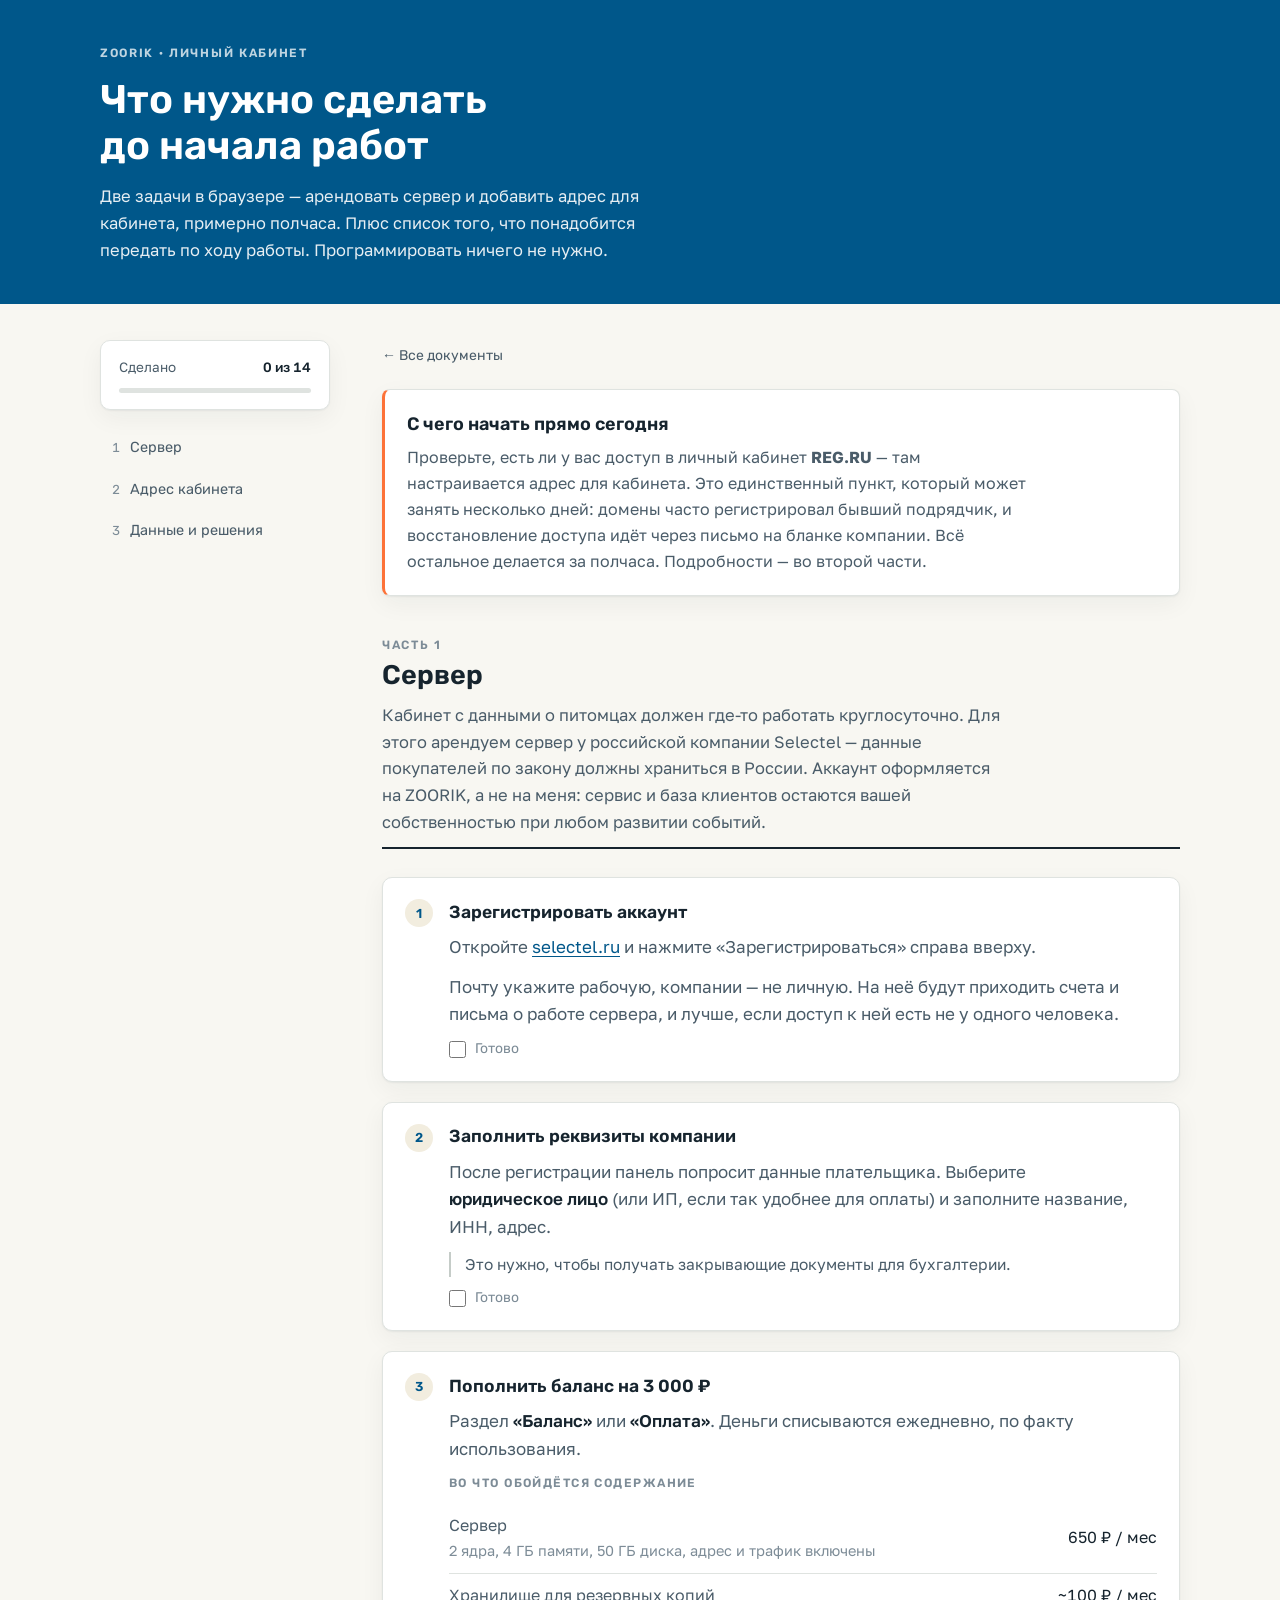
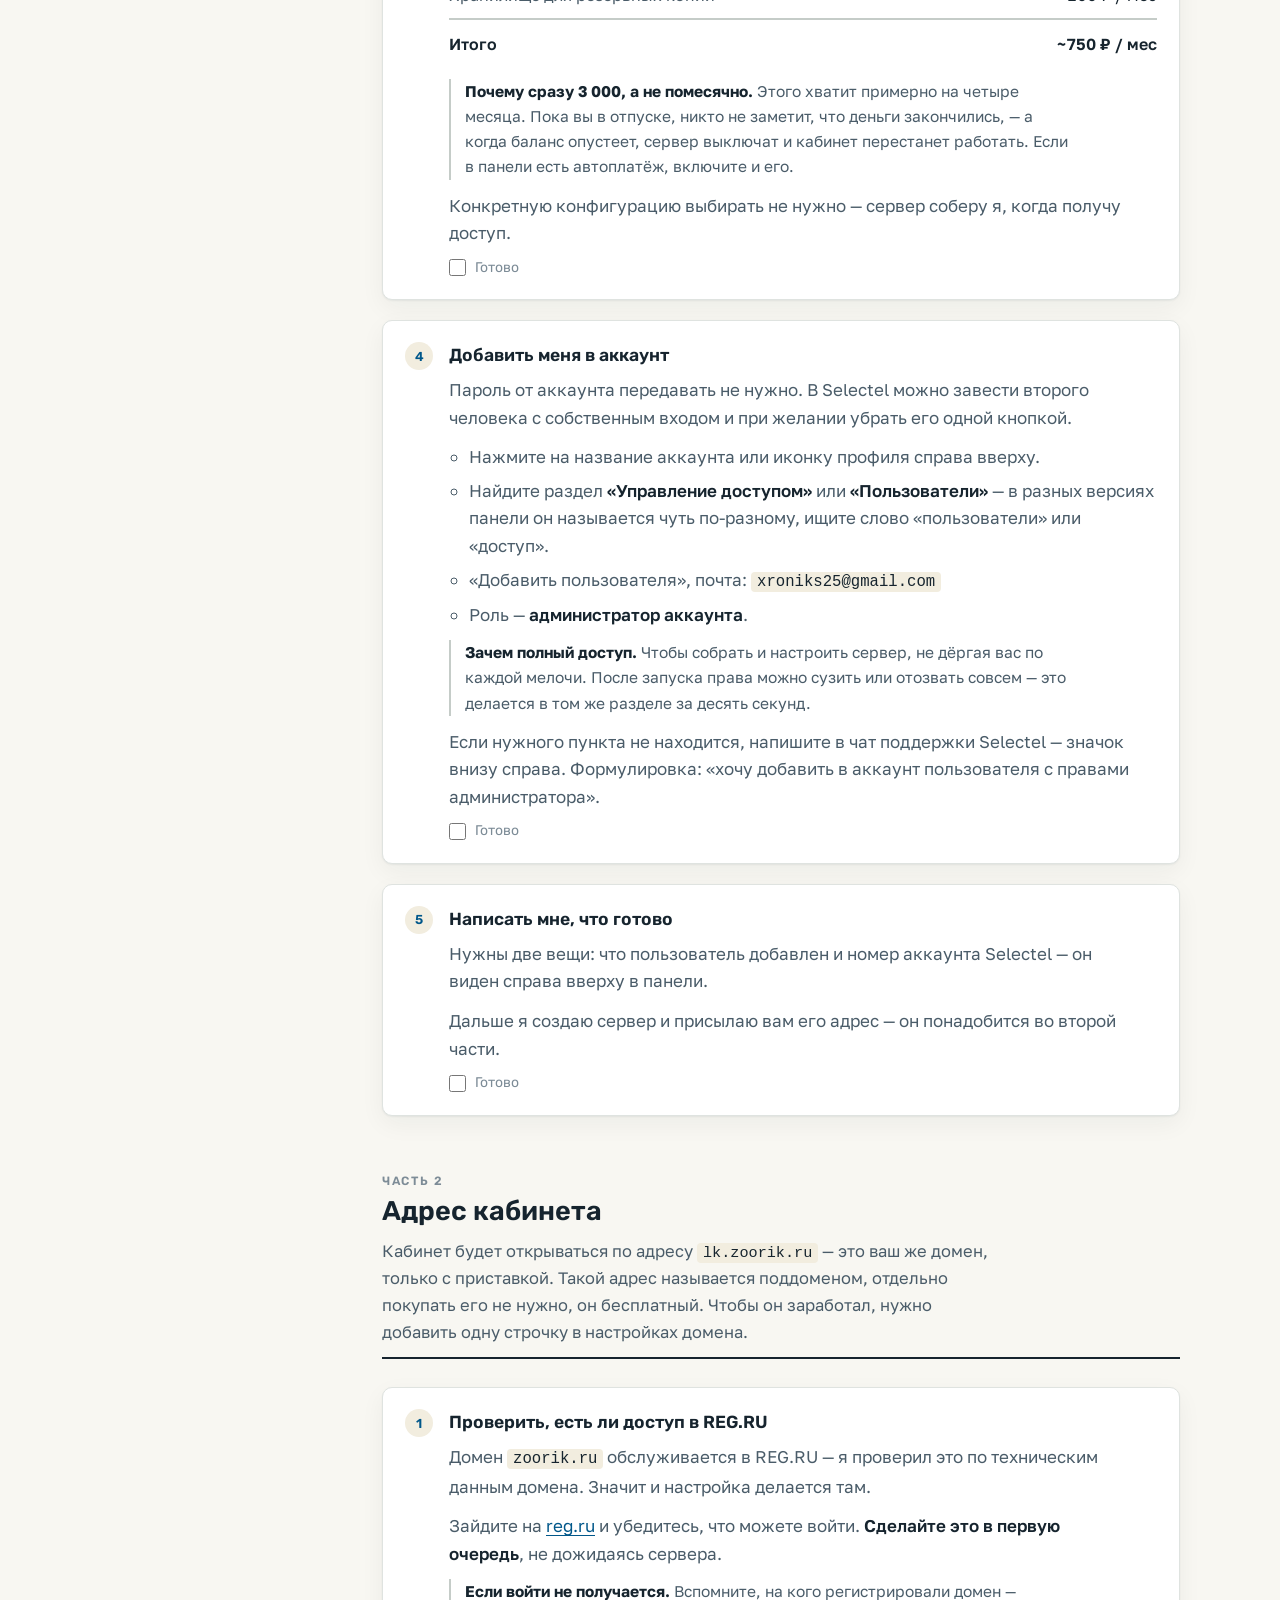
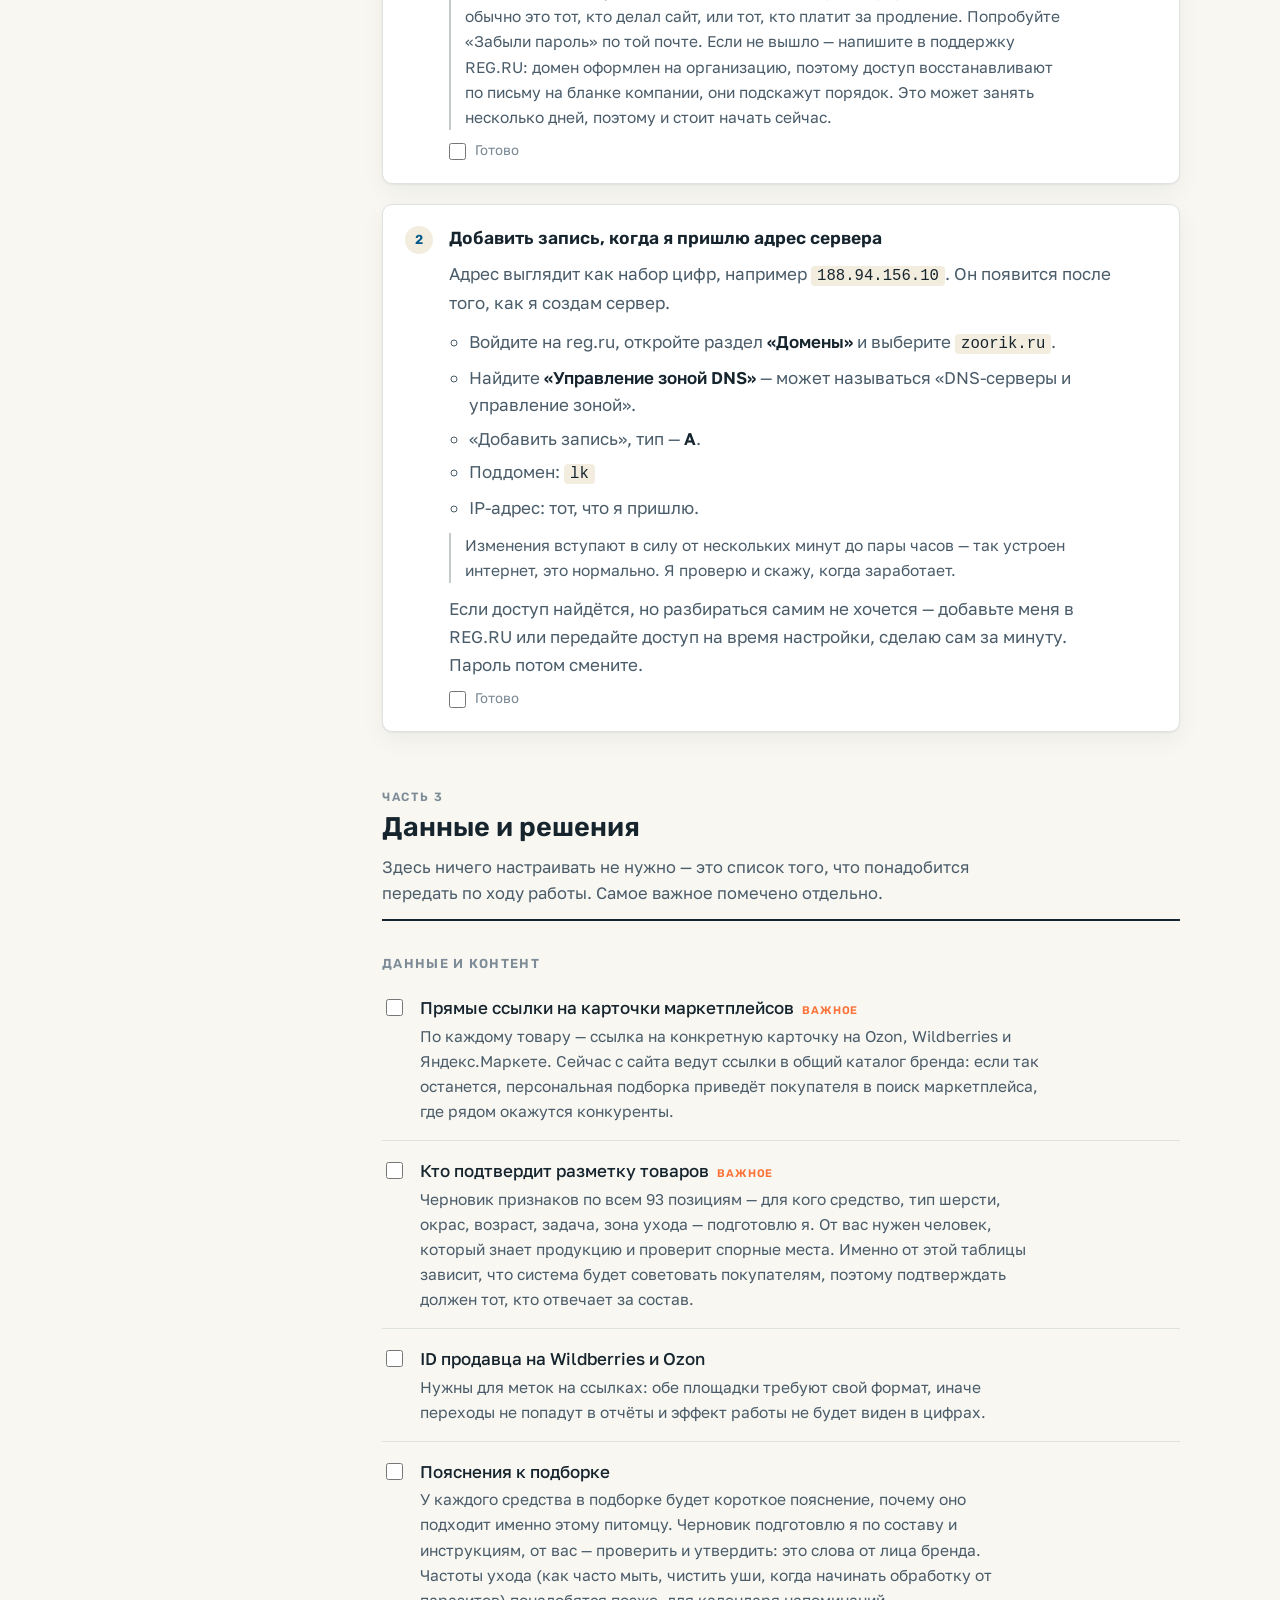
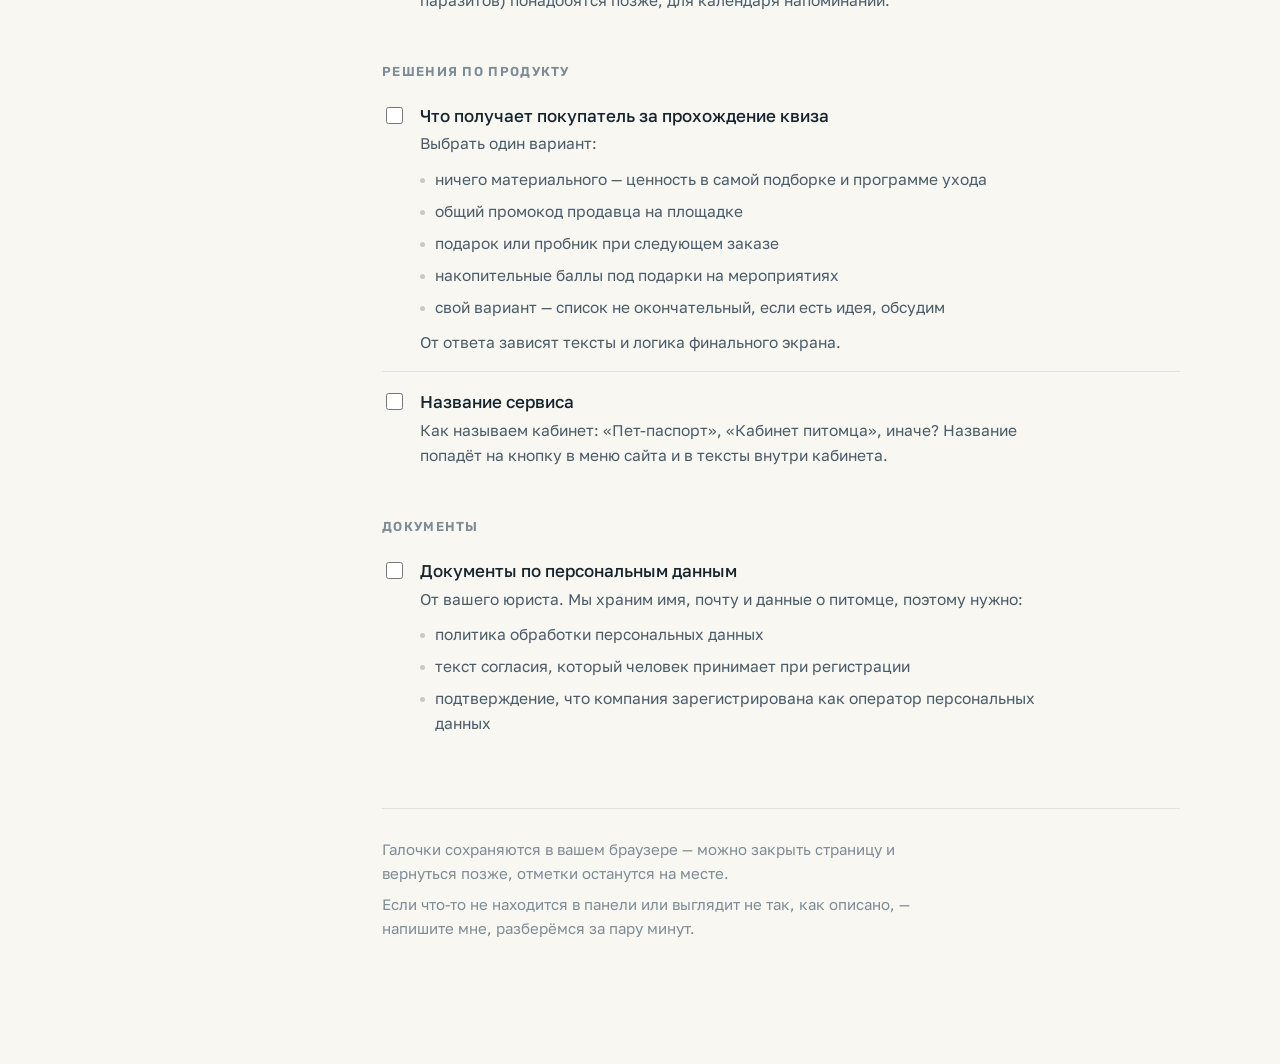
<file: instrukcii/podgotovka/index.html>
<!doctype html>
<html lang="ru">
<head>
<meta charset="utf-8">
<meta name="viewport" content="width=device-width, initial-scale=1">
<title>ZOORIK — подготовка к запуску кабинета</title>
<meta name="description" content="Что нужно сделать до начала работ над личным кабинетом: сервер, адрес, доступы.">
<meta name="robots" content="noindex, nofollow">
<meta property="og:title" content="ZOORIK — подготовка к запуску кабинета">
<meta property="og:description" content="Три задачи: сервер, адрес кабинета и доступы. Примерно полчаса.">
<meta property="og:type" content="article">
<link rel="preconnect" href="https://fonts.googleapis.com">
<link rel="preconnect" href="https://fonts.gstatic.com" crossorigin>
<link rel="stylesheet" href="https://fonts.googleapis.com/css2?family=Rubik:wght@400;500;600&family=Golos+Text:wght@400;500;600&display=swap">
<link rel="stylesheet" href="../../assets/style.css">
</head>
<body>

<header class="masthead">
  <div class="wrap">
    <div class="eyebrow">ZOORIK · личный кабинет</div>
    <h1>Что нужно сделать до начала работ</h1>
    <p>Две задачи в браузере — арендовать сервер и добавить адрес для кабинета, примерно полчаса.
       Плюс список того, что понадобится передать по ходу работы. Программировать ничего не нужно.</p>
  </div>
</header>

<div class="wrap layout">

  <nav class="sidenav" aria-label="Разделы">
    <div class="progress-box">
      <div class="progress-label"><span>Сделано</span><b><span id="done">0</span> из <span id="total">0</span></b></div>
      <div class="bar"><span id="bar"></span></div>
    </div>
    <div class="navlinks">
      <a href="#server"><i>1</i> Сервер</a>
      <a href="#domain"><i>2</i> Адрес кабинета</a>
      <a href="#rest"><i>3</i> Данные и решения</a>
    </div>
  </nav>

  <main>

    <a class="backlink" href="../../">← Все документы</a>

    <div class="urgent">
      <h2>С чего начать прямо сегодня</h2>
      <p>Проверьте, есть ли у вас доступ в личный кабинет <strong>REG.RU</strong> — там настраивается адрес
         для кабинета. Это единственный пункт, который может занять несколько дней: домены часто регистрировал
         бывший подрядчик, и восстановление доступа идёт через письмо на бланке компании. Всё остальное делается
         за полчаса. Подробности — во второй части.</p>
    </div>

    <!-- ============ ЧАСТЬ 1 ============ -->
    <section class="part" id="server">
      <div class="part-head">
        <div class="eyebrow">Часть 1</div>
        <h2>Сервер</h2>
        <p class="lead">Кабинет с данными о питомцах должен где-то работать круглосуточно. Для этого арендуем
           сервер у российской компании Selectel — данные покупателей по закону должны храниться в России.
           Аккаунт оформляется на ZOORIK, а не на меня: сервис и база клиентов остаются вашей собственностью
           при любом развитии событий.</p>
      </div>

      <ol class="steps">

        <li class="step">
          <h3>Зарегистрировать аккаунт</h3>
          <div class="body">
            <p>Откройте <a href="https://selectel.ru" target="_blank" rel="noopener">selectel.ru</a> и нажмите
               «Зарегистрироваться» справа вверху.</p>
            <p>Почту укажите рабочую, компании — не личную. На неё будут приходить счета и письма о работе
               сервера, и лучше, если доступ к ней есть не у одного человека.</p>
          </div>
          <label class="check"><input type="checkbox" data-k="s1"> Готово</label>
        </li>

        <li class="step">
          <h3>Заполнить реквизиты компании</h3>
          <div class="body">
            <p>После регистрации панель попросит данные плательщика. Выберите <strong>юридическое лицо</strong>
               (или ИП, если так удобнее для оплаты) и заполните название, ИНН, адрес.</p>
            <p class="note">Это нужно, чтобы получать закрывающие документы для бухгалтерии.</p>
          </div>
          <label class="check"><input type="checkbox" data-k="s2"> Готово</label>
        </li>

        <li class="step">
          <h3>Пополнить баланс на 3 000 ₽</h3>
          <div class="body">
            <p>Раздел <strong>«Баланс»</strong> или <strong>«Оплата»</strong>. Деньги списываются ежедневно,
               по факту использования.</p>

            <table class="costs">
              <caption>Во что обойдётся содержание</caption>
              <tbody>
                <tr>
                  <th>Сервер<br><span style="font-size:14.5px;color:var(--ink-faint)">2 ядра, 4 ГБ памяти, 50 ГБ диска, адрес и трафик включены</span></th>
                  <td>650 ₽ / мес</td>
                </tr>
                <tr>
                  <th>Хранилище для резервных копий</th>
                  <td>~100 ₽ / мес</td>
                </tr>
              </tbody>
              <tfoot>
                <tr><td>Итого</td><td>~750 ₽ / мес</td></tr>
              </tfoot>
            </table>

            <p class="note"><b>Почему сразу 3 000, а не помесячно.</b> Этого хватит примерно на четыре месяца.
               Пока вы в отпуске, никто не заметит, что деньги закончились, — а когда баланс опустеет,
               сервер выключат и кабинет перестанет работать. Если в панели есть автоплатёж, включите и его.</p>
            <p>Конкретную конфигурацию выбирать не нужно — сервер соберу я, когда получу доступ.</p>
          </div>
          <label class="check"><input type="checkbox" data-k="s3"> Готово</label>
        </li>

        <li class="step">
          <h3>Добавить меня в аккаунт</h3>
          <div class="body">
            <p>Пароль от аккаунта передавать не нужно. В Selectel можно завести второго человека
               с собственным входом и при желании убрать его одной кнопкой.</p>
            <ul>
              <li>Нажмите на название аккаунта или иконку профиля справа вверху.</li>
              <li>Найдите раздел <strong>«Управление доступом»</strong> или <strong>«Пользователи»</strong> —
                  в разных версиях панели он называется чуть по-разному, ищите слово «пользователи» или «доступ».</li>
              <li>«Добавить пользователя», почта: <span class="mono">xroniks25@gmail.com</span></li>
              <li>Роль — <strong>администратор аккаунта</strong>.</li>
            </ul>
            <p class="note"><b>Зачем полный доступ.</b> Чтобы собрать и настроить сервер, не дёргая вас
               по каждой мелочи. После запуска права можно сузить или отозвать совсем — это делается
               в том же разделе за десять секунд.</p>
            <p>Если нужного пункта не находится, напишите в чат поддержки Selectel — значок внизу справа.
               Формулировка: «хочу добавить в аккаунт пользователя с правами администратора».</p>
          </div>
          <label class="check"><input type="checkbox" data-k="s4"> Готово</label>
        </li>

        <li class="step">
          <h3>Написать мне, что готово</h3>
          <div class="body">
            <p>Нужны две вещи: что пользователь добавлен и номер аккаунта Selectel — он виден
               справа вверху в панели.</p>
            <p>Дальше я создаю сервер и присылаю вам его адрес — он понадобится во второй части.</p>
          </div>
          <label class="check"><input type="checkbox" data-k="s5"> Готово</label>
        </li>

      </ol>
    </section>

    <!-- ============ ЧАСТЬ 2 ============ -->
    <section class="part" id="domain">
      <div class="part-head">
        <div class="eyebrow">Часть 2</div>
        <h2>Адрес кабинета</h2>
        <p class="lead">Кабинет будет открываться по адресу <span class="mono">lk.zoorik.ru</span> — это ваш же
           домен, только с приставкой. Такой адрес называется поддоменом, отдельно покупать его не нужно,
           он бесплатный. Чтобы он заработал, нужно добавить одну строчку в настройках домена.</p>
      </div>

      <ol class="steps">

        <li class="step">
          <h3>Проверить, есть ли доступ в REG.RU</h3>
          <div class="body">
            <p>Домен <span class="mono">zoorik.ru</span> обслуживается в REG.RU — я проверил это
               по техническим данным домена. Значит и настройка делается там.</p>
            <p>Зайдите на <a href="https://reg.ru" target="_blank" rel="noopener">reg.ru</a> и убедитесь,
               что можете войти. <strong>Сделайте это в первую очередь</strong>, не дожидаясь сервера.</p>
            <p class="note"><b>Если войти не получается.</b> Вспомните, на кого регистрировали домен —
               обычно это тот, кто делал сайт, или тот, кто платит за продление. Попробуйте «Забыли пароль»
               по той почте. Если не вышло — напишите в поддержку REG.RU: домен оформлен на организацию,
               поэтому доступ восстанавливают по письму на бланке компании, они подскажут порядок.
               Это может занять несколько дней, поэтому и стоит начать сейчас.</p>
          </div>
          <label class="check"><input type="checkbox" data-k="d1"> Готово</label>
        </li>

        <li class="step">
          <h3>Добавить запись, когда я пришлю адрес сервера</h3>
          <div class="body">
            <p>Адрес выглядит как набор цифр, например <span class="mono">188.94.156.10</span>.
               Он появится после того, как я создам сервер.</p>
            <ul>
              <li>Войдите на reg.ru, откройте раздел <strong>«Домены»</strong> и выберите <span class="mono">zoorik.ru</span>.</li>
              <li>Найдите <strong>«Управление зоной DNS»</strong> — может называться «DNS-серверы и управление зоной».</li>
              <li>«Добавить запись», тип — <strong>A</strong>.</li>
              <li>Поддомен: <span class="mono">lk</span></li>
              <li>IP-адрес: тот, что я пришлю.</li>
            </ul>
            <p class="note">Изменения вступают в силу от нескольких минут до пары часов — так устроен интернет,
               это нормально. Я проверю и скажу, когда заработает.</p>
            <p>Если доступ найдётся, но разбираться самим не хочется — добавьте меня в REG.RU
               или передайте доступ на время настройки, сделаю сам за минуту. Пароль потом смените.</p>
          </div>
          <label class="check"><input type="checkbox" data-k="d2"> Готово</label>
        </li>

      </ol>
    </section>

    <!-- ============ ЧАСТЬ 3 ============ -->
    <section class="part" id="rest">
      <div class="part-head">
        <div class="eyebrow">Часть 3</div>
        <h2>Данные и решения</h2>
        <p class="lead">Здесь ничего настраивать не нужно — это список того, что понадобится передать
           по ходу работы. Самое важное помечено отдельно.</p>
      </div>

      <div class="group-title">Данные и контент</div>
      <ul class="needs">
        <li>
          <input type="checkbox" data-k="r4">
          <div>
            <span class="t">Прямые ссылки на карточки маркетплейсов<span class="tag">важное</span></span>
            <span class="d">По каждому товару — ссылка на конкретную карточку на Ozon, Wildberries
              и Яндекс.Маркете. Сейчас с сайта ведут ссылки в общий каталог бренда: если так останется,
              персональная подборка приведёт покупателя в поиск маркетплейса, где рядом окажутся конкуренты.</span>
          </div>
        </li>
        <li>
          <input type="checkbox" data-k="r5">
          <div>
            <span class="t">Кто подтвердит разметку товаров<span class="tag">важное</span></span>
            <span class="d">Черновик признаков по всем 93 позициям — для кого средство, тип шерсти,
              окрас, возраст, задача, зона ухода — подготовлю я. От вас нужен человек, который знает
              продукцию и проверит спорные места. Именно от этой таблицы зависит, что система будет
              советовать покупателям, поэтому подтверждать должен тот, кто отвечает за состав.</span>
          </div>
        </li>
        <li>
          <input type="checkbox" data-k="r6">
          <div>
            <span class="t">ID продавца на Wildberries и Ozon</span>
            <span class="d">Нужны для меток на ссылках: обе площадки требуют свой формат, иначе переходы
              не попадут в отчёты и эффект работы не будет виден в цифрах.</span>
          </div>
        </li>
        <li>
          <input type="checkbox" data-k="r7">
          <div>
            <span class="t">Пояснения к подборке</span>
            <span class="d">У каждого средства в подборке будет короткое пояснение, почему оно подходит
              именно этому питомцу. Черновик подготовлю я по составу и инструкциям, от вас — проверить
              и утвердить: это слова от лица бренда. Частоты ухода (как часто мыть, чистить уши,
              когда начинать обработку от паразитов) понадобятся позже, для календаря напоминаний.</span>
          </div>
        </li>
      </ul>

      <div class="group-title">Решения по продукту</div>
      <ul class="needs">
        <li>
          <input type="checkbox" data-k="r8">
          <div>
            <span class="t">Что получает покупатель за прохождение квиза</span>
            <span class="d">Выбрать один вариант:
              <ul>
                <li>ничего материального — ценность в самой подборке и программе ухода</li>
                <li>общий промокод продавца на площадке</li>
                <li>подарок или пробник при следующем заказе</li>
                <li>накопительные баллы под подарки на мероприятиях</li>
                <li>свой вариант — список не окончательный, если есть идея, обсудим</li>
              </ul>
              <span class="after">От ответа зависят тексты и логика финального экрана.</span></span>
          </div>
        </li>
        <li>
          <input type="checkbox" data-k="r9">
          <div>
            <span class="t">Название сервиса</span>
            <span class="d">Как называем кабинет: «Пет-паспорт», «Кабинет питомца», иначе?
              Название попадёт на кнопку в меню сайта и в тексты внутри кабинета.</span>
          </div>
        </li>
      </ul>

      <div class="group-title">Документы</div>
      <ul class="needs">
        <li>
          <input type="checkbox" data-k="r10">
          <div>
            <span class="t">Документы по персональным данным</span>
            <span class="d">От вашего юриста. Мы храним имя, почту и данные о питомце, поэтому нужно:
              <ul>
                <li>политика обработки персональных данных</li>
                <li>текст согласия, который человек принимает при регистрации</li>
                <li>подтверждение, что компания зарегистрирована как оператор персональных данных</li>
              </ul></span>
          </div>
        </li>
      </ul>
    </section>

    <footer class="foot">
      <p>Галочки сохраняются в вашем браузере — можно закрыть страницу и вернуться позже,
         отметки останутся на месте.</p>
      <p>Если что-то не находится в панели или выглядит не так, как описано, — напишите мне,
         разберёмся за пару минут.</p>
    </footer>

  </main>
</div>

<script>
(function(){
  var boxes = Array.prototype.slice.call(document.querySelectorAll('input[type=checkbox][data-k]'));
  var KEY = 'zoorik-checklist';
  var state = {};

  try { state = JSON.parse(localStorage.getItem(KEY) || '{}') || {}; } catch (e) { state = {}; }

  var doneEl = document.getElementById('done');
  var totalEl = document.getElementById('total');
  var barEl = document.getElementById('bar');
  totalEl.textContent = boxes.length;

  function paint(){
    var n = 0;
    boxes.forEach(function(b){
      if (b.checked) n++;
      var label = b.closest('.check');
      if (label) label.classList.toggle('done', b.checked);
    });
    doneEl.textContent = n;
    barEl.style.width = (boxes.length ? (n / boxes.length * 100) : 0) + '%';
  }

  boxes.forEach(function(b){
    if (state[b.dataset.k]) b.checked = true;
    b.addEventListener('change', function(){
      state[b.dataset.k] = b.checked;
      try { localStorage.setItem(KEY, JSON.stringify(state)); } catch (e) {}
      paint();
    });
  });

  paint();
})();
</script>

</body>
</html>
</file>
<file: assets/style.css>
:root{
  --blue:#00578a;
  --blue-dark:#004c78;
  --accent:#fd7238;
  --ground:#f8f7f2;
  --surface:#ffffff;
  --sand:#f2eddf;
  --ink:#16242e;
  --ink-soft:#4a5c69;
  --ink-faint:#7d8c97;
  --line:#dfe3e0;
  --line-strong:#c5ccc8;
  --ok:#2f7d5a;
  --masthead-bg:#00578a;
  --masthead-ink:#ffffff;
  --shadow:0 1px 2px rgba(22,36,46,.06), 0 8px 24px rgba(22,36,46,.05);
}
@media (prefers-color-scheme: dark){
  :root:not([data-theme="light"]){
    --blue:#5aa9d6;
    --blue-dark:#7cbfe4;
    --accent:#ff8d5c;
    --ground:#12181d;
    --surface:#1a2228;
    --sand:#232b2c;
    --ink:#e8ece9;
    --ink-soft:#a9b6bf;
    --ink-faint:#7b8892;
    --line:#2b353d;
    --line-strong:#3b4852;
    --ok:#6ac296;
    --masthead-bg:#0e2c3d;
    --masthead-ink:#eaf2f7;
    --shadow:0 1px 2px rgba(0,0,0,.3), 0 8px 24px rgba(0,0,0,.25);
  }
}
:root[data-theme="dark"]{
  --blue:#5aa9d6;
  --blue-dark:#7cbfe4;
  --accent:#ff8d5c;
  --ground:#12181d;
  --surface:#1a2228;
  --sand:#232b2c;
  --ink:#e8ece9;
  --ink-soft:#a9b6bf;
  --ink-faint:#7b8892;
  --line:#2b353d;
  --line-strong:#3b4852;
  --ok:#6ac296;
  --masthead-bg:#0e2c3d;
  --masthead-ink:#eaf2f7;
  --shadow:0 1px 2px rgba(0,0,0,.3), 0 8px 24px rgba(0,0,0,.25);
}

*{box-sizing:border-box}
html{-webkit-text-size-adjust:100%}
body{
  margin:0;
  background:var(--ground);
  color:var(--ink);
  font-family:"Golos Text","Helvetica Neue",Arial,sans-serif;
  font-size:17px;
  line-height:1.62;
  -webkit-font-smoothing:antialiased;
}
h1,h2,h3{font-family:Rubik,"Helvetica Neue",Arial,sans-serif;text-wrap:balance;margin:0}
a{color:var(--blue);text-underline-offset:3px}
a:focus-visible,button:focus-visible,input:focus-visible{outline:2px solid var(--accent);outline-offset:3px;border-radius:3px}

/* ---------- шапка ---------- */
.masthead{
  background:var(--masthead-bg);
  color:var(--masthead-ink);
  padding:44px 0 40px;
}
.wrap{width:min(1080px,100% - 40px);margin-inline:auto}
.masthead .wrap{display:flex;flex-direction:column;gap:14px}
.eyebrow{
  font-family:Rubik,sans-serif;font-size:12px;font-weight:600;
  letter-spacing:.14em;text-transform:uppercase;opacity:.75;
}
.masthead h1{font-size:clamp(28px,4.4vw,40px);font-weight:600;line-height:1.15;max-width:22ch}
.masthead p{margin:0;max-width:56ch;opacity:.9;font-size:16.5px}

/* ---------- раскладка ---------- */
.layout{
  display:grid;
  grid-template-columns:minmax(0,1fr);
  gap:32px;
  padding:36px 0 72px;
  align-items:start;
}
@media (min-width:940px){
  .layout{grid-template-columns:230px minmax(0,1fr);gap:52px}
}

/* ---------- навигация ---------- */
.sidenav{position:sticky;top:24px;display:flex;flex-direction:column;gap:18px}
@media (max-width:939px){.sidenav{position:static}}
.progress-box{
  background:var(--surface);border:1px solid var(--line);border-radius:10px;
  padding:16px 18px;box-shadow:var(--shadow);
}
.progress-label{font-size:13.5px;color:var(--ink-soft);display:flex;justify-content:space-between;gap:8px}
.progress-label b{font-family:Rubik,sans-serif;color:var(--ink);font-variant-numeric:tabular-nums;font-weight:500}
.bar{height:5px;border-radius:99px;background:var(--line);margin-top:10px;overflow:hidden}
.bar span{display:block;height:100%;width:0;background:var(--ok);transition:width .25s ease}
.navlinks{display:flex;flex-direction:column;gap:2px}
.navlinks a{
  font-family:Rubik,sans-serif;font-size:14.5px;text-decoration:none;color:var(--ink-soft);
  padding:8px 12px;border-radius:7px;display:flex;gap:10px;align-items:baseline;
}
.navlinks a:hover{background:var(--sand);color:var(--ink)}
.navlinks a i{font-style:normal;color:var(--ink-faint);font-variant-numeric:tabular-nums;font-size:13px}

/* ---------- первым делом ---------- */
.urgent{
  background:var(--surface);
  border:1px solid var(--line);
  border-left:3px solid var(--accent);
  border-radius:8px;
  padding:20px 22px;
  margin-bottom:40px;
  box-shadow:var(--shadow);
}
.urgent h2{font-size:18px;font-weight:600;margin-bottom:6px}
.urgent p{margin:0;color:var(--ink-soft);font-size:16px;max-width:62ch}

/* ---------- части ---------- */
.part{margin-bottom:56px;scroll-margin-top:20px}
.part-head{border-bottom:2px solid var(--ink);padding-bottom:12px;margin-bottom:28px}
.part-head .eyebrow{color:var(--ink-faint);opacity:1;margin-bottom:4px}
.part-head h2{font-size:clamp(22px,3vw,27px);font-weight:600;line-height:1.2}
.part-head .lead{margin:10px 0 0;color:var(--ink-soft);max-width:62ch;font-size:16.5px}

/* ---------- шаги ---------- */
.steps{list-style:none;margin:0;padding:0;display:flex;flex-direction:column;gap:20px;counter-reset:step}
.step{
  background:var(--surface);border:1px solid var(--line);border-radius:10px;
  padding:20px 22px;display:grid;grid-template-columns:auto minmax(0,1fr);
  gap:6px 16px;box-shadow:var(--shadow);
}
.step::before{
  counter-increment:step;content:counter(step);
  font-family:Rubik,sans-serif;font-weight:600;font-size:13px;
  width:28px;height:28px;border-radius:50%;
  background:var(--sand);color:var(--blue);
  display:flex;align-items:center;justify-content:center;
  grid-row:1;margin-top:1px;
}
.step h3{grid-column:2;font-size:17.5px;font-weight:600;line-height:1.35;align-self:center}
.step .body{grid-column:2;display:flex;flex-direction:column;gap:12px}
.step p{margin:0;color:var(--ink-soft);max-width:62ch}
.step ul{margin:0;padding-left:20px;color:var(--ink-soft);display:flex;flex-direction:column;gap:6px}
.step strong{color:var(--ink);font-weight:600}
.mono{
  font-family:ui-monospace,SFMono-Regular,Menlo,monospace;
  background:var(--sand);padding:1px 6px;border-radius:4px;font-size:.92em;
  color:var(--ink);word-break:break-all;
}
.note{
  font-size:15.5px;color:var(--ink-soft);
  border-left:2px solid var(--line-strong);padding-left:14px;
}
.note b{color:var(--ink)}

/* ---------- галочка ---------- */
.check{
  grid-column:2;margin-top:4px;display:inline-flex;align-items:center;gap:9px;
  font-family:Rubik,sans-serif;font-size:14px;color:var(--ink-faint);cursor:pointer;
  user-select:none;width:fit-content;
}
.check input{width:17px;height:17px;accent-color:var(--ok);cursor:pointer;margin:0}
.check.done{color:var(--ok)}

/* ---------- расходы ---------- */
.costs{
  border-collapse:collapse;width:100%;font-size:16px;
}
.costs caption{
  text-align:left;font-family:Rubik,sans-serif;font-size:12px;font-weight:600;
  letter-spacing:.12em;text-transform:uppercase;color:var(--ink-faint);
  padding-bottom:10px;
}
.costs th,.costs td{text-align:left;padding:9px 0;border-bottom:1px solid var(--line)}
.costs td:last-child,.costs th:last-child{text-align:right;font-variant-numeric:tabular-nums;white-space:nowrap}
.costs tbody tr:last-child td{border-bottom:none}
.costs tfoot td{padding-top:12px;font-weight:600;color:var(--ink);border-top:2px solid var(--line-strong);border-bottom:none}
.costs th{font-weight:400;color:var(--ink-soft)}

/* ---------- список остального ---------- */
.needs{list-style:none;margin:0;padding:0;display:flex;flex-direction:column;gap:0}
.needs li{
  display:grid;grid-template-columns:auto minmax(0,1fr);gap:14px;
  padding:16px 0;border-bottom:1px solid var(--line);align-items:start;
}
.needs li:last-child{border-bottom:none}
.needs input{width:17px;height:17px;accent-color:var(--ok);margin-top:5px;cursor:pointer}
.needs .t{font-weight:500;color:var(--ink);display:block;margin-bottom:2px}
.needs .d{color:var(--ink-soft);font-size:15.5px;display:block;max-width:62ch}
.tag{
  font-family:Rubik,sans-serif;font-size:11px;font-weight:600;letter-spacing:.08em;
  text-transform:uppercase;color:var(--accent);margin-left:8px;white-space:nowrap;
}
.group-title{
  font-family:Rubik,sans-serif;font-size:13px;font-weight:600;letter-spacing:.1em;
  text-transform:uppercase;color:var(--ink-faint);margin:32px 0 4px;
}
.group-title:first-child{margin-top:0}

/* ---------- подвал ---------- */
.foot{border-top:1px solid var(--line);padding:28px 0 56px;color:var(--ink-faint);font-size:15px}
.foot p{margin:0 0 6px;max-width:62ch}

@media print{
  .sidenav,.progress-box{display:none}
  body{background:#fff;font-size:12pt}
  .masthead{background:#fff;color:#000;padding:0 0 18pt;border-bottom:2px solid #000}
  .step,.urgent{box-shadow:none;break-inside:avoid}
  .layout{display:block;padding:18pt 0}
}
@media (prefers-reduced-motion: reduce){
  *{transition:none!important;animation:none!important}
}

/* ---------- главная: список документов ---------- */
.intro{padding:36px 0 8px;max-width:62ch}
.intro p{margin:0;color:var(--ink-soft);font-size:16.5px}
.doc-list{list-style:none;margin:28px 0 0;padding:0;display:flex;flex-direction:column;gap:14px}
.doc-item{
  background:var(--surface);border:1px solid var(--line);border-radius:10px;
  box-shadow:var(--shadow);transition:border-color .15s ease;
}
.doc-item:hover{border-color:var(--line-strong)}
.doc-item a{
  display:grid;grid-template-columns:minmax(0,1fr) auto;gap:6px 18px;
  padding:20px 22px;text-decoration:none;color:inherit;align-items:center;
}
.doc-item .doc-name{
  font-family:Rubik,sans-serif;font-size:18px;font-weight:600;
  color:var(--ink);line-height:1.3;
}
.doc-item .doc-descr{grid-column:1;color:var(--ink-soft);font-size:15.5px;max-width:60ch}
.doc-item .doc-go{
  grid-row:1 / span 2;grid-column:2;color:var(--blue);
  font-family:Rubik,sans-serif;font-size:14px;white-space:nowrap;
}
.doc-meta{
  grid-column:1;display:flex;gap:14px;flex-wrap:wrap;
  font-family:Rubik,sans-serif;font-size:12px;font-weight:600;
  letter-spacing:.08em;text-transform:uppercase;color:var(--ink-faint);
  margin-top:2px;
}
@media (max-width:560px){
  .doc-item a{grid-template-columns:minmax(0,1fr)}
  .doc-item .doc-go{grid-row:auto;grid-column:1}
}
.backlink{
  display:inline-block;margin-bottom:22px;font-family:Rubik,sans-serif;
  font-size:14px;color:var(--ink-soft);text-decoration:none;
}
.backlink:hover{color:var(--ink)}

/* ---------- списки внутри пунктов ---------- */
.needs .d ul{
  list-style:none;margin:10px 0 0;padding:0;
  display:flex;flex-direction:column;gap:7px;
}
.needs .d li{
  display:grid;grid-template-columns:auto minmax(0,1fr);gap:10px;
  padding:0;border:none;align-items:baseline;
}
.needs .d li::before{
  content:"";width:5px;height:5px;border-radius:50%;
  background:var(--line-strong);transform:translateY(-2px);
}
.needs .d .after{display:block;margin-top:10px}

/* ==================== общие блоки страниц ==================== */

/* ---------- нюансы ---------- */
.points{list-style:none;margin:0;padding:0}
.points>li{
  padding:18px 0;border-bottom:1px solid var(--line);
}
.points>li:last-child{border-bottom:none}
.points h3{font-size:16.5px;font-weight:600;margin-bottom:6px;line-height:1.35}
.points p{margin:0 0 8px;color:var(--ink-soft);max-width:64ch}
.points p:last-child{margin-bottom:0}
.points .label{
  font-family:Rubik,sans-serif;font-size:11px;font-weight:600;letter-spacing:.09em;
  text-transform:uppercase;color:var(--ink-faint);
  border:1px solid var(--line-strong);border-radius:99px;padding:2px 9px;
  margin-left:8px;white-space:nowrap;vertical-align:2px;
}
.points .label.hot{color:var(--accent);border-color:var(--accent)}

.copytext{
  margin:0;padding:14px 16px;max-width:64ch;overflow-wrap:anywhere;
  background:var(--ground);border:1px solid var(--line);border-radius:8px;
  white-space:pre-wrap;font-size:15.5px;line-height:1.55;color:var(--ink);
}

.copy{
  font-family:Rubik,sans-serif;font-size:14px;font-weight:500;
  background:var(--blue);color:#fff;border:none;border-radius:99px;
  padding:9px 20px;cursor:pointer;
}
.copy:hover{background:var(--blue-dark)}
a.copy{display:inline-block;text-decoration:none;line-height:1.25}
a.copy:hover{color:#fff}
.filemeta{font-size:14.5px;color:var(--ink-faint);margin-left:12px}
.copy[data-state="ok"]{background:var(--ok)}
.status{font-size:14px;color:var(--ok);font-family:Rubik,sans-serif}

/* ---------- короткий список ---------- */
.plain{margin:0;padding-left:20px;color:var(--ink-soft);display:flex;flex-direction:column;gap:8px;max-width:64ch}
.plain b{color:var(--ink);font-weight:600}
</file>
<file: assets/pokaz.css>
/* Страница показа: блоки для копирования, реплики, метки. Токены — из style.css. */

/* ---------- реплика: что говорить ---------- */
.say{
  background:var(--sand);border-radius:8px;padding:14px 16px;
  color:var(--ink);font-size:16px;max-width:64ch;
}
.say::before{
  content:"Говорю";display:block;
  font-family:Rubik,sans-serif;font-size:11px;font-weight:600;
  letter-spacing:.1em;text-transform:uppercase;color:var(--ink-faint);
  margin-bottom:6px;
}
.say p{margin:0 0 8px;color:var(--ink)}
.say p:last-child{margin-bottom:0}

/* ---------- показать руками ---------- */
.do{
  border-left:2px solid var(--blue);padding-left:14px;
  color:var(--ink-soft);font-size:15.5px;max-width:64ch;
}
.do b{color:var(--ink)}

/* ---------- план Б ---------- */
.fallback{list-style:none;margin:0;padding:0;display:flex;flex-direction:column;gap:16px}
.fallback li{
  background:var(--surface);border:1px solid var(--line);border-left:3px solid var(--accent);
  border-radius:8px;padding:16px 18px;box-shadow:var(--shadow);
}
.fallback h3{font-size:16px;font-weight:600;margin-bottom:6px}
.fallback p{margin:0;color:var(--ink-soft);font-size:15.5px;max-width:64ch}

/* ---------- плитки «что сделано» ---------- */
.tiles{list-style:none;margin:0;padding:0;display:grid;gap:14px}
@media (min-width:720px){.tiles{grid-template-columns:repeat(2,minmax(0,1fr))}}
.tiles li{
  background:var(--surface);border:1px solid var(--line);border-radius:10px;
  padding:18px 20px;box-shadow:var(--shadow);
}
.tiles h3{font-size:16.5px;font-weight:600;margin-bottom:6px;line-height:1.3}
.tiles p{margin:0;color:var(--ink-soft);font-size:15.5px}
.tiles .ready{
  display:block;margin-top:10px;font-family:Rubik,sans-serif;font-size:12px;
  font-weight:600;letter-spacing:.06em;text-transform:uppercase;color:var(--ok);
}
.tiles .later{color:var(--accent)}

/* ---------- блоки для Телеграма ---------- */
.tg{list-style:none;margin:0;padding:0;display:flex;flex-direction:column;gap:16px}
.tg>li{
  background:var(--surface);border:1px solid var(--line);border-radius:10px;
  box-shadow:var(--shadow);overflow:hidden;
}
.tg-head{
  display:flex;flex-wrap:wrap;gap:8px 14px;align-items:baseline;justify-content:space-between;
  padding:16px 20px 0;
}
.tg-head h3{font-size:16.5px;font-weight:600;line-height:1.3}
.tg-why{margin:6px 20px 0;color:var(--ink-soft);font-size:15px;max-width:64ch}
.tg-text{
  margin:14px 20px 0;padding:14px 16px;
  background:var(--ground);border:1px solid var(--line);border-radius:8px;
  white-space:pre-wrap;font-size:15.5px;line-height:1.55;color:var(--ink);
}
.tg-foot{
  display:flex;flex-wrap:wrap;gap:12px 16px;align-items:center;justify-content:space-between;
  padding:14px 20px 18px;
}
</file>
